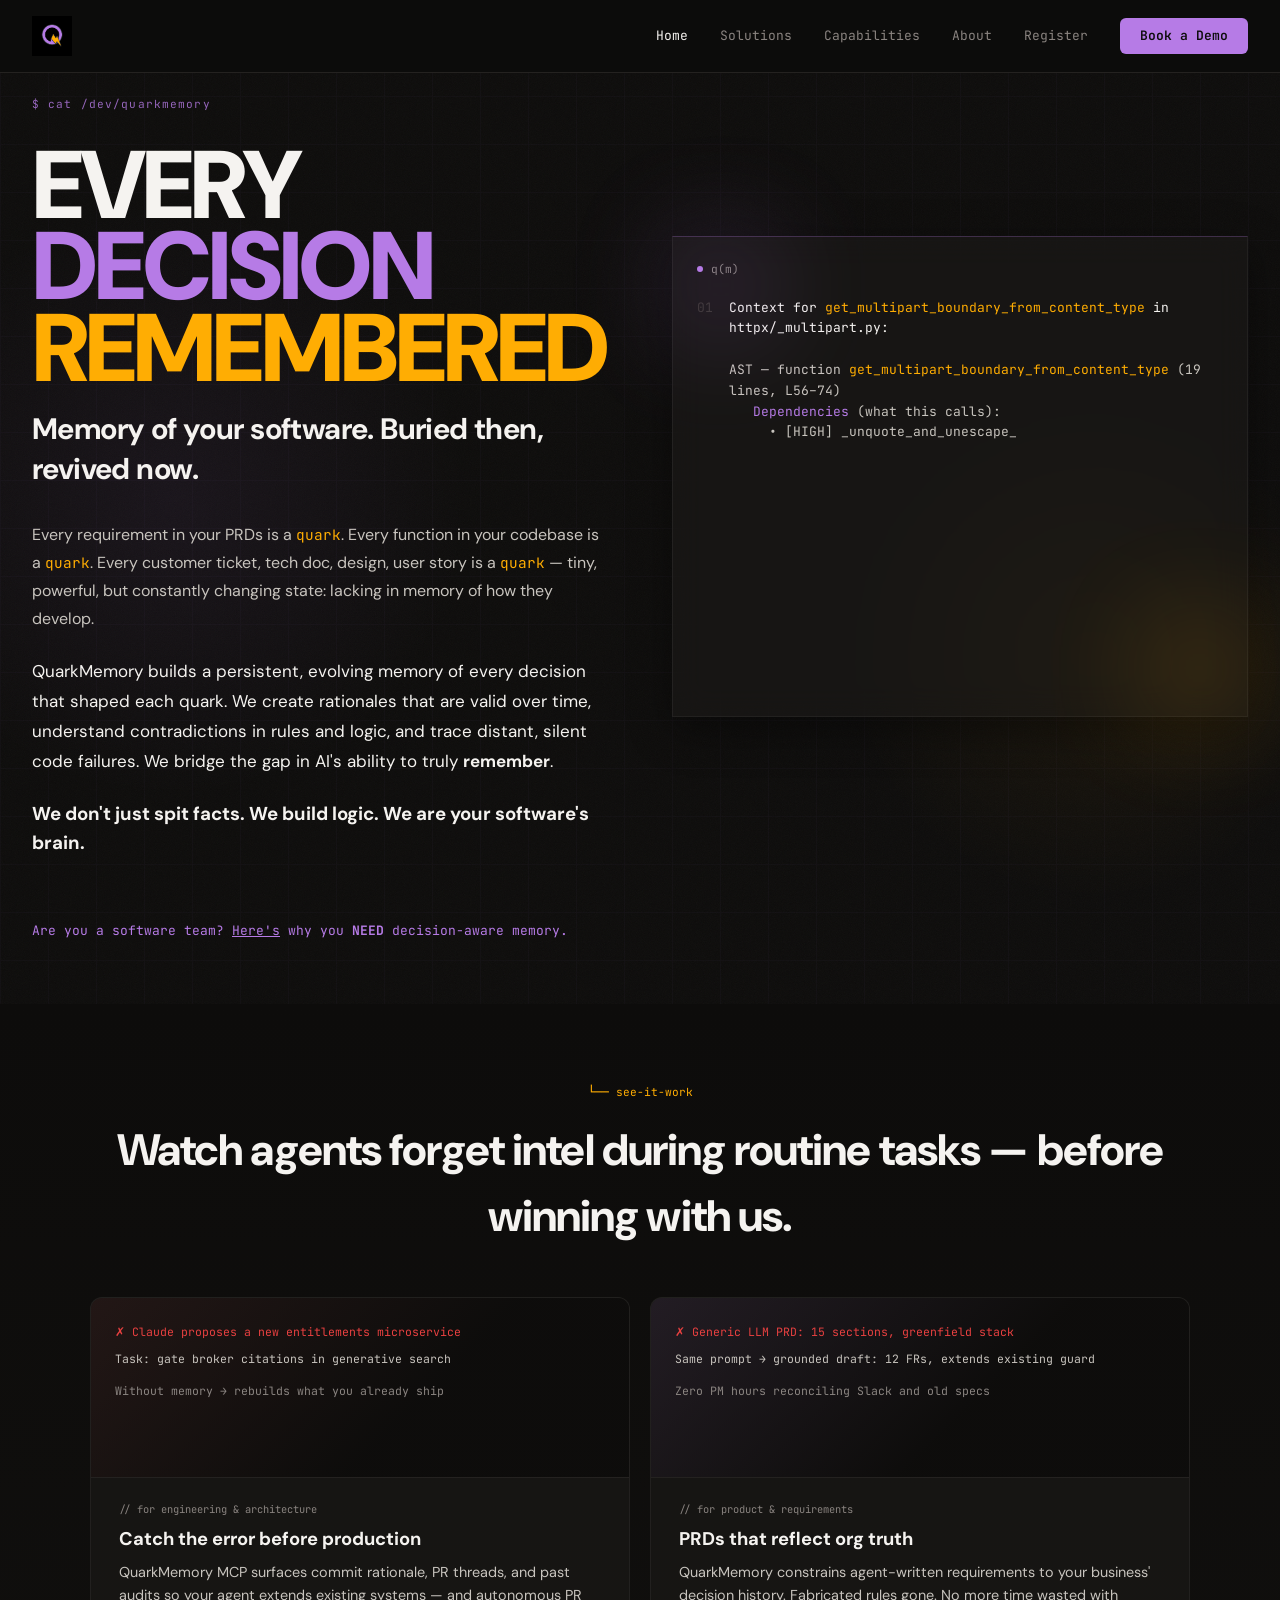
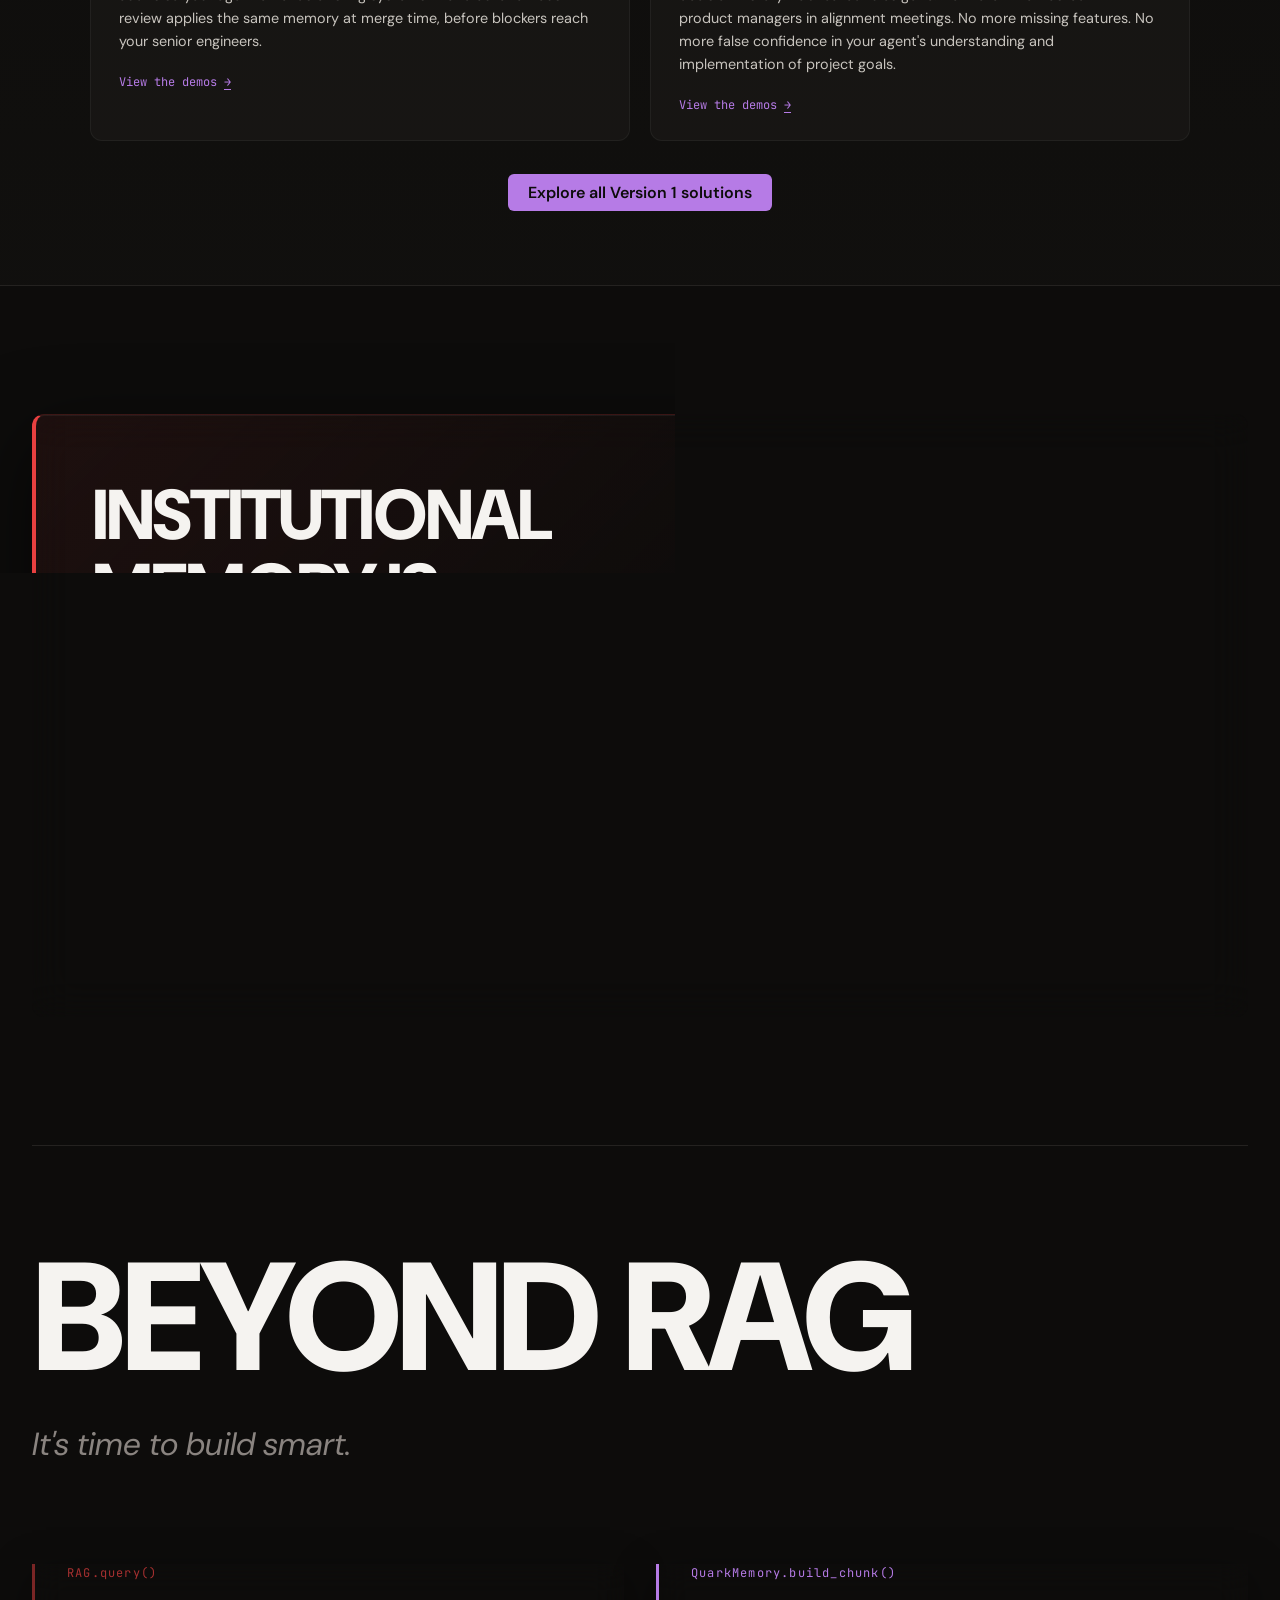
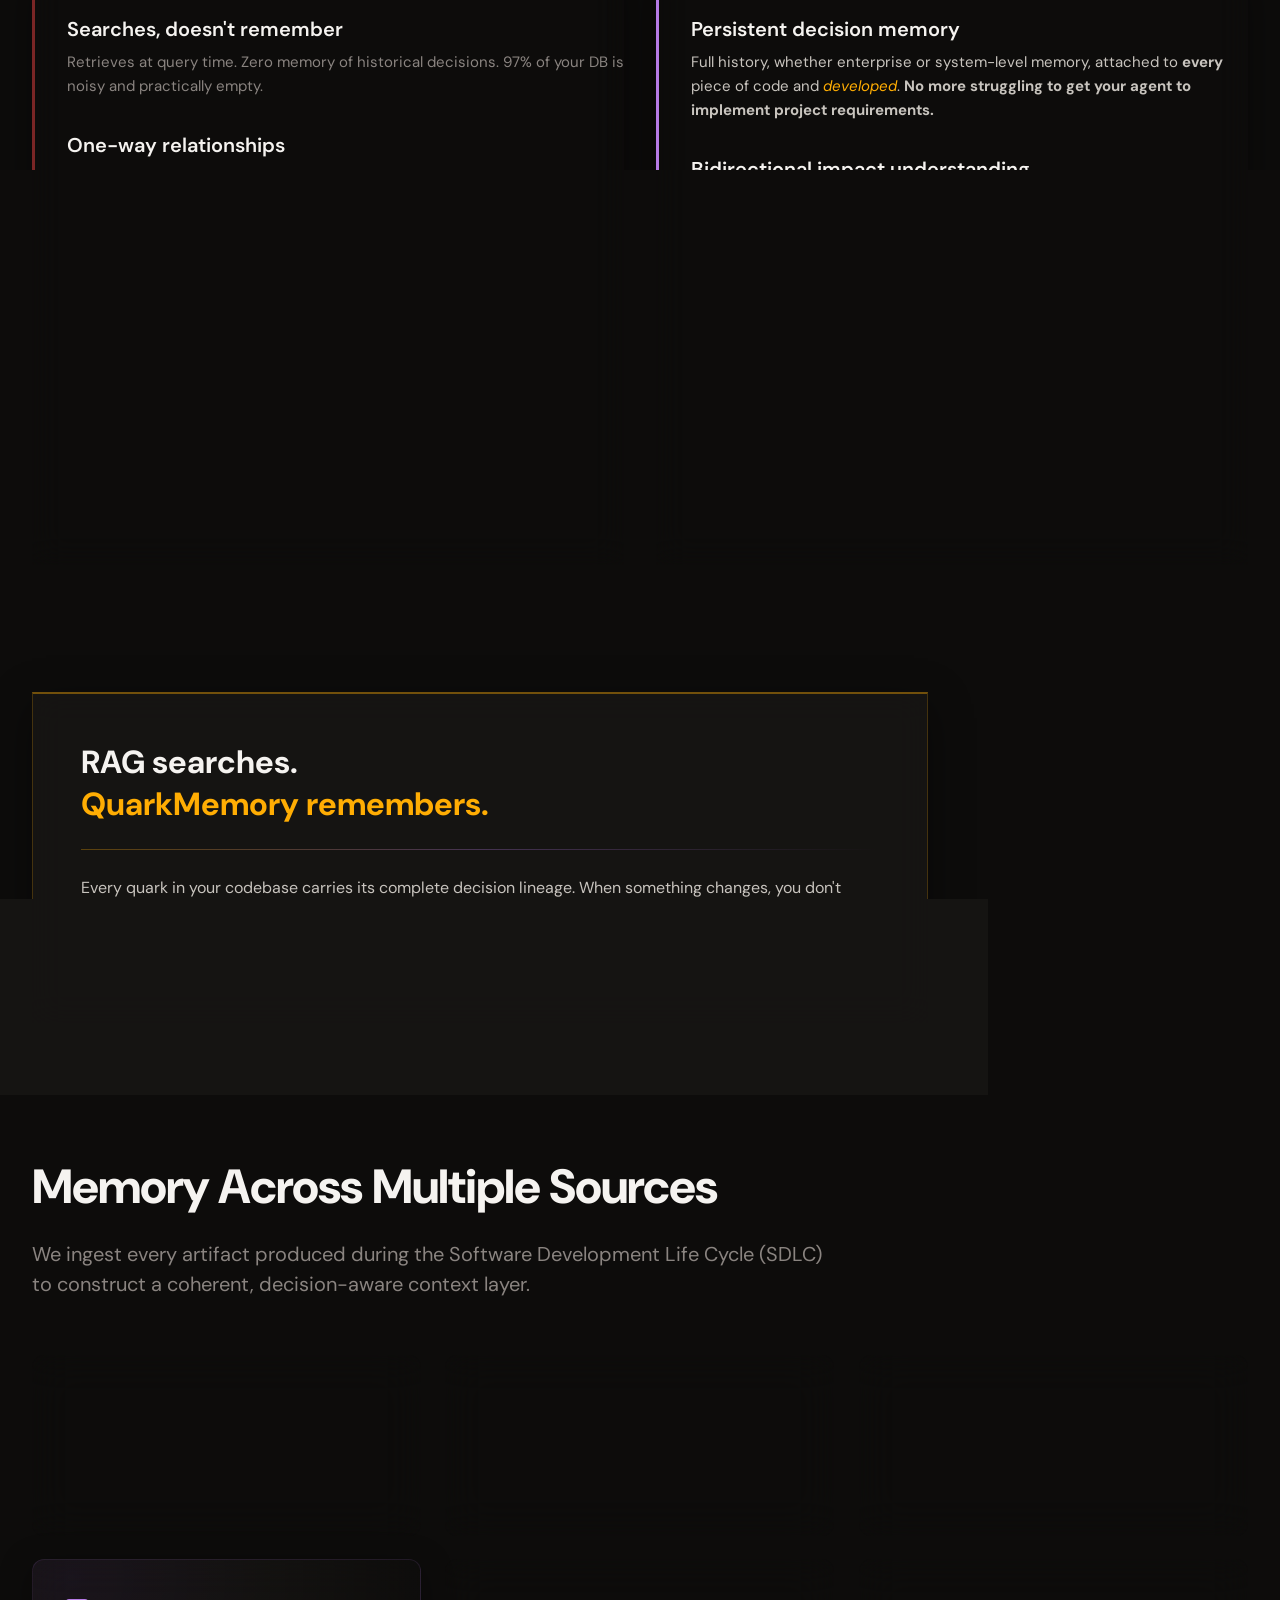
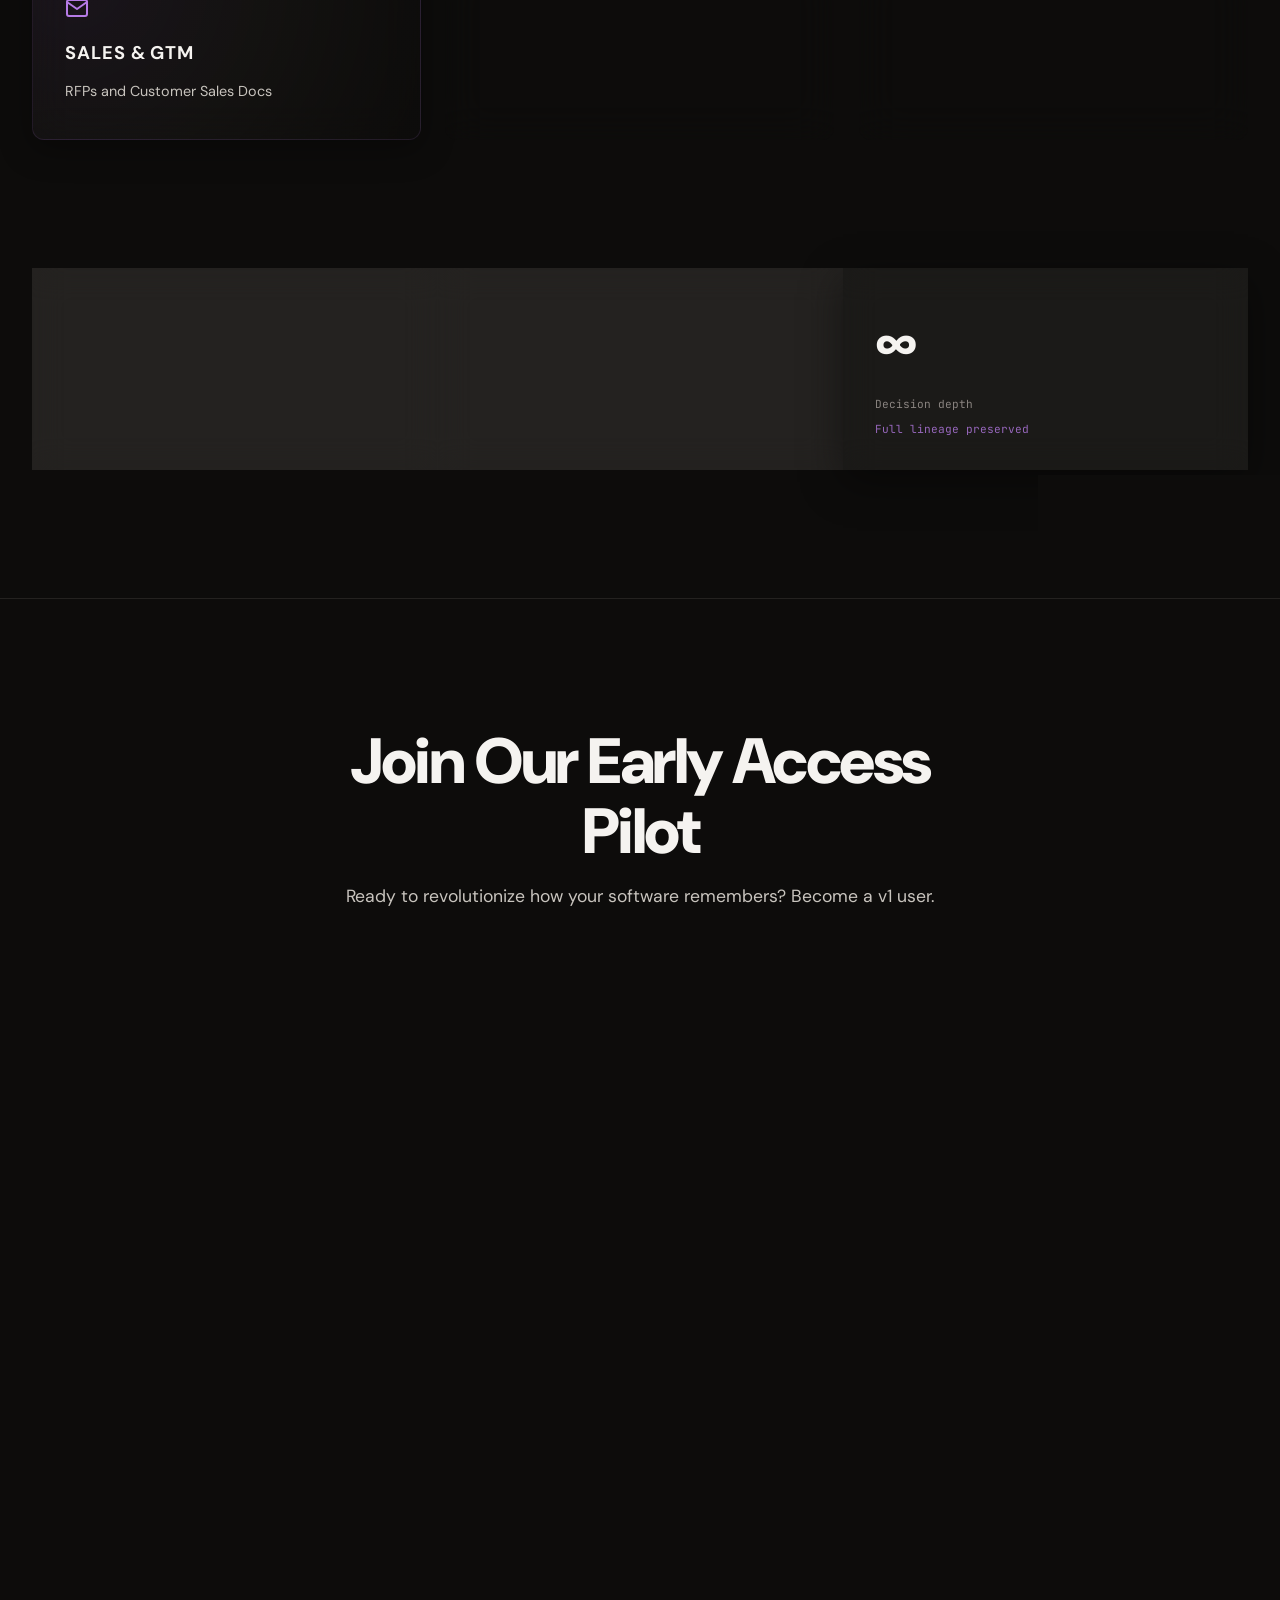
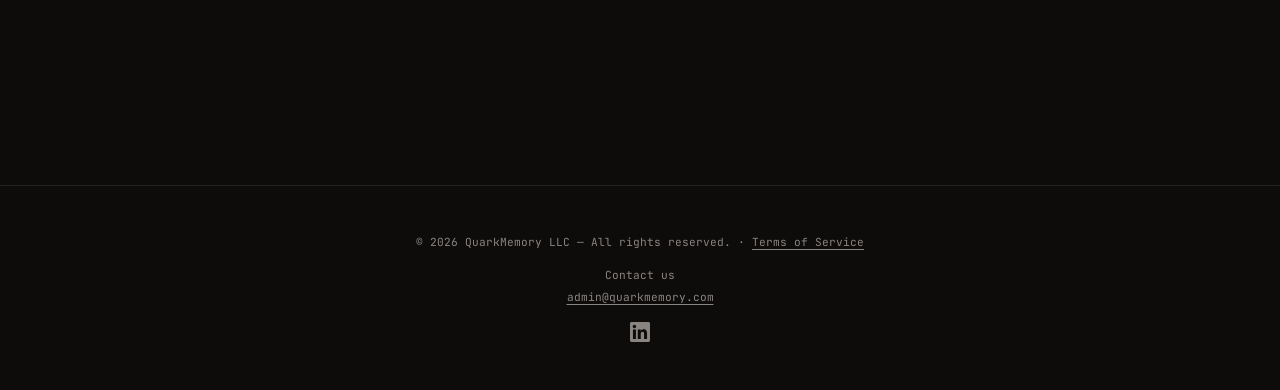
<file: index.html>
<!DOCTYPE html>
<html lang="en">

<head>
  <meta charset="UTF-8" />
  <meta name="viewport" content="width=device-width, initial-scale=1.0" />
  <meta name="qm-api-base" content="https://api.quarkmemory.com" />
  <title>QuarkMemory — Every Decision Attached</title>
  <link rel="icon" type="image/png" href="logo.png">
  <link rel="preconnect" href="https://fonts.googleapis.com" />
  <link rel="preconnect" href="https://fonts.gstatic.com" crossorigin />
  <link
    href="https://fonts.googleapis.com/css2?family=JetBrains+Mono:wght@400;500;600;700&family=DM+Sans:ital,opsz,wght@0,9..40,300;0,9..40,400;0,9..40,500;0,9..40,600;0,9..40,700;0,9..40,800;0,9..40,900;1,9..40,300;1,9..40,400&display=swap"
    rel="stylesheet" />
  <style>
    *,
    *::before,
    *::after {
      box-sizing: border-box;
      margin: 0;
      padding: 0;
    }

    :root {
      --background: #0d0c0b;
      --background-raised: rgba(19, 18, 16, 0.5);
      --foreground: #f5f3f0;
      --card: rgba(30, 28, 26, 0.5);
      --card-border: rgba(255, 255, 255, 0.05);
      --primary: #b67be6;
      --secondary: #ffad03;
      --muted-fg: #8a8480;
      --body-fg: #c8c4be;
      --border: #242220;
      --destructive: #e84040;
    }

    html {
      font-size: 16px;
      scroll-behavior: smooth;
      overflow-x: hidden;
    }

    body {
      background: var(--background);
      color: var(--foreground);
      font-family: 'DM Sans', -apple-system, BlinkMacSystemFont, sans-serif;
      -webkit-font-smoothing: antialiased;
      -moz-osx-font-smoothing: grayscale;
      line-height: 1.5;
      overflow-x: hidden;
      max-width: 100%;
      -webkit-text-size-adjust: 100%;
    }

    img,
    iframe,
    video {
      max-width: 100%;
    }

    h1, h2, h3, h4, h5, h6, p, li, dd, dt, a, span {
      overflow-wrap: break-word;
    }

    .mono,
    .code-block,
    .broken-terminal,
    .rag-col-label,
    footer p {
      overflow-wrap: anywhere;
    }

    .mono {
      font-family: 'JetBrains Mono', monospace;
    }

    a {
      color: inherit;
      text-decoration: none;
    }

    .btn-primary {
      background: var(--primary);
      color: var(--background) !important;
      font-weight: 600;
      padding: 0.5rem 1.25rem;
      border-radius: 6px;
      transition: all 0.2s;
    }

    .btn-primary:hover {
      background: var(--foreground);
      transform: translateY(-1px);
    }

    .code-panel,
    .rag-cta,
    .rag-stat,
    .rag-col,
    .q-card,
    .highlight-box,
    .highlight-quote,
    .cap-card,
    .cap-integrity-box,
    .ev-cell {
      backdrop-filter: blur(16px);
      -webkit-backdrop-filter: blur(16px);
      box-shadow: 0 12px 40px 0 rgba(0, 0, 0, 0.4);
    }

    .glass-anim {
      opacity: 0;
      transform: translateY(30px);
      transition: all 0.8s cubic-bezier(0.25, 1, 0.5, 1);
    }

    .glass-anim.active {
      opacity: 1;
      transform: translateY(0);
    }

    /* NAV */
    nav {
      position: fixed;
      top: 0;
      left: 0;
      right: 0;
      z-index: 50;
      background: rgba(13, 12, 11, 0.92);
      backdrop-filter: blur(8px);
      border-bottom: 1px solid var(--border);
    }

    .nav-inner {
      max-width: 1280px;
      margin: 0 auto;
      padding: 1rem 2rem;
      display: flex;
      align-items: center;
      justify-content: space-between;
    }

    .nav-logo {
      width: 40px;
      height: 40px;
      background: url('logo.png') center/cover no-repeat;
    }

    .nav-links {
      display: flex;
      align-items: center;
      gap: 2rem;
    }

    .nav-links a {
      font-family: 'JetBrains Mono', monospace;
      font-size: 0.8125rem;
      color: var(--muted-fg);
      transition: color 0.15s;
    }

    .nav-links a:hover,
    .nav-links a.active {
      color: var(--foreground);
    }

    /* HERO */
    #hero {
      position: relative;
      min-height: 100vh;
      display: flex;
      align-items: center;
      padding: 6rem 2rem 4rem;
      overflow: hidden;
    }

    /* Grain texture */
    #hero::before {
      content: '';
      position: absolute;
      inset: 0;
      z-index: 0;
      opacity: 0.035;
      background-image: url("data:image/svg+xml,%3Csvg viewBox='0 0 256 256' xmlns='http://www.w3.org/2000/svg'%3E%3Cfilter id='noise'%3E%3CfeTurbulence type='fractalNoise' baseFrequency='0.9' numOctaves='4' stitchTiles='stitch'/%3E%3C/filter%3E%3Crect width='100%25' height='100%25' filter='url(%23noise)'/%3E%3C/svg%3E");
      background-size: 200px 200px;
      pointer-events: none;
    }

    .hero-grid-bg {
      position: absolute;
      inset: 0;
      z-index: 0;
      opacity: 0.03;
      background-image:
        linear-gradient(rgba(182, 123, 230, 0.8) 1px, transparent 1px),
        linear-gradient(90deg, rgba(182, 123, 230, 0.8) 1px, transparent 1px);
      background-size: 48px 48px;
    }

    /* Glow blobs in background */
    .hero-blob-purple {
      position: absolute;
      top: 20%;
      left: -10%;
      z-index: 0;
      width: 600px;
      height: 600px;
      background: radial-gradient(ellipse, rgba(182, 123, 230, 0.07) 0%, transparent 70%);
      pointer-events: none;
    }

    .hero-blob-gold {
      position: absolute;
      bottom: 10%;
      right: -5%;
      z-index: 0;
      width: 500px;
      height: 500px;
      background: radial-gradient(ellipse, rgba(255, 173, 3, 0.06) 0%, transparent 70%);
      pointer-events: none;
    }

    .hero-inner {
      position: relative;
      z-index: 1;
      width: 100%;
      max-width: 1280px;
      margin: 0 auto;
      display: grid;
      grid-template-columns: 1fr 1fr;
      gap: 4rem;
      align-items: center;
    }

    .hero-inner > *,
    .section-inner,
    .rag-cols,
    .broken-memory-panel > * {
      min-width: 0;
    }

    .hero-label {
      font-family: 'JetBrains Mono', monospace;
      font-size: 0.7rem;
      color: var(--primary);
      margin-bottom: 2rem;
      letter-spacing: 0.1em;
      opacity: 0.8;
    }

    .hero-h1 {
      margin-bottom: 1.25rem;
      line-height: 0.85;
    }

    .hero-tagline {
      font-size: clamp(1.35rem, 3.2vw, 1.85rem);
      font-weight: 700;
      color: var(--foreground);
      margin-bottom: 2rem;
      line-height: 1.35;
      letter-spacing: -0.02em;
    }

    .hero-h1 .line {
      display: block;
      font-size: clamp(64px, 8vw, 96px);
      font-weight: 900;
      letter-spacing: -0.04em;
      font-family: 'DM Sans', sans-serif;
    }

    .hero-h1 .line-white {
      color: var(--foreground);
    }

    .hero-h1 .line-purple {
      color: var(--primary);
    }

    .hero-h1 .line-gold {
      color: var(--secondary);
    }

    .hero-text p {
      line-height: 1.75;
      margin-bottom: 1.5rem;
      font-size: 1rem;
    }

    .hero-text p.muted {
      color: var(--body-fg);
    }

    .hero-text p.muted .mono {
      color: var(--secondary);
      font-size: 0.9em;
    }

    .hero-text p.big {
      color: var(--foreground);
      font-size: 1.0625rem;
      font-weight: 400;
    }

    .hero-text p.accent {
      color: var(--foreground);
      font-size: 1.125rem;
      font-weight: 500;
      padding-top: 0.5rem;
    }

    .hero-text p.accent span {
      color: var(--secondary);
      font-style: italic;
    }

    /* CODE PANEL */
    .code-panel {
      background: var(--card);
      border: 1px solid var(--card-border);
      border-top: 1px solid rgba(182, 123, 230, 0.25);
      padding: 1.5rem;
      position: relative;
    }

    .code-panel-label {
      font-family: 'JetBrains Mono', monospace;
      font-size: 0.7rem;
      color: var(--muted-fg);
      margin-bottom: 1.25rem;
      display: flex;
      align-items: center;
      gap: 0.5rem;
    }

    .code-panel-label::before {
      content: '';
      display: inline-block;
      width: 6px;
      height: 6px;
      border-radius: 50%;
      background: var(--primary);
    }

    .code-block {
      font-family: 'JetBrains Mono', monospace;
      font-size: 0.8125rem;
    }

    .code-line {
      display: flex;
      align-items: flex-start;
      gap: 1rem;
      margin-bottom: 0.75rem;
    }

    .code-num {
      color: #3a3632;
      flex-shrink: 0;
      user-select: none;
    }

    .code-fn-name {
      color: var(--secondary);
    }

    .code-comment {
      color: #555048;
      font-size: 0.72rem;
      line-height: 1.8;
      padding-left: 1rem;
      margin-top: 0.25rem;
    }

    .code-comment .kw {
      color: rgba(182, 123, 230, 0.7);
    }

    .code-alert {
      border-left: 2px solid var(--secondary);
      background: rgba(255, 173, 3, 0.04);
      padding: 0.625rem 1rem;
      margin: 1rem 0;
    }

    .code-alert .lbl {
      color: var(--muted-fg);
      font-size: 0.65rem;
      letter-spacing: 0.08em;
    }

    .code-alert .det {
      color: var(--body-fg);
      font-size: 0.72rem;
      margin-top: 0.25rem;
    }

    .code-alert .wrn {
      color: var(--destructive);
      font-size: 0.72rem;
      margin-top: 0.25rem;
    }

    .glow-gold {
      position: absolute;
      bottom: -1rem;
      right: -1rem;
      width: 8rem;
      height: 8rem;
      background: var(--secondary);
      opacity: 0.12;
      filter: blur(50px);
      pointer-events: none;
    }

    .glow-purple {
      position: absolute;
      top: -1rem;
      left: -1rem;
      width: 8rem;
      height: 8rem;
      background: var(--primary);
      opacity: 0.12;
      filter: blur(50px);
      pointer-events: none;
    }

    /* RAG SECTION */
    #rag {
      background: var(--background);
      padding: 8rem 2rem;
    }

    .section-inner {
      max-width: 1280px;
      margin: 0 auto;
    }

    .rag-heading {
      font-size: clamp(64px, 12vw, 192px);
      font-weight: 900;
      line-height: 1;
      letter-spacing: -0.04em;
      color: var(--foreground);
      margin-bottom: 1.5rem;
      font-family: 'DM Sans', sans-serif;
    }

    .rag-sub {
      font-size: clamp(1.25rem, 2.5vw, 2rem);
      font-weight: 400;
      color: var(--muted-fg);
      margin-bottom: 6rem;
      font-style: italic;
    }

    .rag-cols {
      display: grid;
      grid-template-columns: 1fr 1fr;
      gap: 2rem;
      margin-bottom: 8rem;
    }

    .rag-col {
      border-left: 3px solid;
      padding-left: 2rem;
    }

    .rag-col.bad {
      border-color: rgba(232, 64, 64, 0.5);
    }

    .rag-col.good {
      border-color: var(--primary);
    }

    .rag-col-label {
      font-family: 'JetBrains Mono', monospace;
      font-size: 0.75rem;
      letter-spacing: 0.1em;
      margin-bottom: 2rem;
    }

    .rag-col.bad .rag-col-label {
      color: rgba(232, 64, 64, 0.7);
    }

    .rag-col.good .rag-col-label {
      color: var(--primary);
    }

    .rag-item {
      margin-bottom: 2rem;
    }

    .rag-item-title {
      font-size: 1.25rem;
      font-weight: 600;
      color: var(--foreground);
      margin-bottom: 0.375rem;
    }

    .rag-item-desc {
      font-size: 0.9375rem;
      color: var(--muted-fg);
      line-height: 1.6;
    }

    .rag-col.good .rag-item-desc {
      color: var(--body-fg);
    }

    .rag-col.good .rag-item-desc span {
      color: var(--secondary);
      font-style: italic;
    }

    .rag-col-footer {
      margin-top: 3rem;
      font-size: 0.9375rem;
      color: var(--muted-fg);
    }

    .rag-col-footer strong {
      color: var(--foreground);
      font-weight: 600;
    }

    .rag-cta {
      max-width: 56rem;
      background: var(--card);
      border: 1px solid rgba(255, 173, 3, 0.2);
      border-top: 2px solid rgba(255, 173, 3, 0.4);
      padding: 3rem;
      margin-bottom: 8rem;
    }

    .rag-cta-title {
      font-size: 2rem;
      font-weight: 700;
      color: var(--foreground);
      line-height: 1.3;
      margin-bottom: 1.5rem;
      font-family: 'DM Sans', sans-serif;
    }

    .rag-cta-title span {
      color: var(--secondary);
    }

    .rag-divider {
      height: 1px;
      background: linear-gradient(to right, rgba(255, 173, 3, 0.3), rgba(182, 123, 230, 0.3), transparent);
      margin-bottom: 1.5rem;
    }

    .rag-cta-body {
      font-size: 1rem;
      color: var(--body-fg);
      line-height: 1.75;
      margin-bottom: 1.5rem;
    }

    .rag-cta-mono {
      font-family: 'JetBrains Mono', monospace;
      font-size: 0.8125rem;
      color: var(--muted-fg);
    }

    .rag-cta-mono span {
      color: var(--primary);
    }

    .rag-cta-mono a {
      color: var(--secondary);
      font-weight: 600;
      text-decoration: underline;
      text-underline-offset: 3px;
    }

    .rag-cta-mono a:hover {
      color: var(--foreground);
    }

    .rag-stats {
      display: grid;
      grid-template-columns: repeat(3, 1fr);
      gap: 1px;
      background: var(--border);
    }

    .rag-stat {
      background: var(--background-raised);
      padding: 2rem;
    }

    .rag-stat-num {
      font-size: 3.5rem;
      font-weight: 900;
      color: var(--foreground);
      margin-bottom: 0.75rem;
      font-family: 'DM Sans', sans-serif;
      letter-spacing: -0.02em;
    }

    .rag-stat-label {
      font-family: 'JetBrains Mono', monospace;
      font-size: 0.7rem;
      color: var(--muted-fg);
    }

    .rag-stat-sub {
      font-family: 'JetBrains Mono', monospace;
      font-size: 0.7rem;
      color: var(--primary);
      margin-top: 0.5rem;
      opacity: 0.8;
    }

    /* BROKEN MEMORY PANEL */
    .broken-memory-panel {
      margin-bottom: 8rem;
      position: relative;
      background: linear-gradient(135deg, rgba(232, 64, 64, 0.08) 0%, rgba(13, 12, 11, 0.8) 50%, rgba(232, 64, 64, 0.02) 100%);
      border: 1px solid rgba(232, 64, 64, 0.20);
      border-left: 4px solid var(--destructive);
      padding: 4rem 3.5rem;
      display: grid;
      grid-template-columns: 1.15fr 0.85fr;
      gap: 4rem;
      align-items: center;
      border-radius: 12px;
      backdrop-filter: blur(20px);
      -webkit-backdrop-filter: blur(20px);
      box-shadow: 0 24px 80px rgba(0, 0, 0, 0.6), inset 0 1px 0 rgba(255, 255, 255, 0.05);
      overflow: hidden;
    }

    .broken-memory-panel::after {
      content: '';
      position: absolute;
      top: -20%;
      right: -10%;
      width: 350px;
      height: 350px;
      background: radial-gradient(circle, rgba(232, 64, 64, 0.08) 0%, transparent 70%);
      z-index: -1;
      pointer-events: none;
    }

    .broken-terminal {
      background: rgba(10, 9, 8, 0.95);
      border: 1px solid rgba(232, 64, 64, 0.3);
      border-radius: 8px;
      padding: 1.5rem;
      font-family: 'JetBrains Mono', monospace;
      box-shadow: 0 16px 40px rgba(0, 0, 0, 0.7), inset 0 1px 0 rgba(255, 255, 255, 0.05);
      overflow: hidden;
      position: relative;
    }

    @keyframes blink {
      0%, 100% { opacity: 1; }
      50% { opacity: 0; }
    }

    @keyframes pulse-icon {
      0%, 100% { transform: scale(1); opacity: 1; }
      50% { transform: scale(1.15); opacity: 0.7; }
    }

    /* SOURCES SECTION */
    .sources-section {
      margin-bottom: 8rem;
    }

    .sources-title {
      font-size: clamp(2rem, 4vw, 3rem);
      font-weight: 800;
      color: var(--foreground);
      margin-bottom: 1rem;
      letter-spacing: -0.02em;
    }

    .sources-subtitle {
      font-size: clamp(1rem, 1.8vw, 1.25rem);
      color: var(--muted-fg);
      margin-bottom: 3.5rem;
      max-width: 800px;
    }

    .sources-grid {
      display: grid;
      grid-template-columns: repeat(3, 1fr);
      gap: 1.5rem;
    }

    .source-card {
      border: 1px solid var(--card-border);
      padding: 2.25rem 2rem;
      border-radius: 12px;
      transition: all 0.4s cubic-bezier(0.16, 1, 0.3, 1);
      position: relative;
      overflow: hidden;
      display: flex;
      flex-direction: column;
      height: 100%;
      background: rgba(30, 28, 26, 0.35);
      backdrop-filter: blur(20px);
      -webkit-backdrop-filter: blur(20px);
      box-shadow: 0 8px 32px 0 rgba(0, 0, 0, 0.37);
    }

    .source-card::before {
      content: '';
      position: absolute;
      top: 0;
      left: 0;
      width: 100%;
      height: 3px;
      opacity: 0;
      transition: opacity 0.3s ease;
    }

    .source-card.gold-tint {
      background: radial-gradient(circle at 10% 10%, rgba(255, 173, 3, 0.08) 0%, rgba(30, 28, 26, 0.4) 50%, rgba(13, 12, 11, 0.9) 100%);
      border: 1px solid rgba(255, 173, 3, 0.12);
    }

    .source-card.gold-tint::before {
      background: linear-gradient(90deg, var(--secondary), transparent);
    }

    .source-card.gold-tint:hover {
      transform: translateY(-5px);
      border-color: rgba(255, 173, 3, 0.4);
      background: radial-gradient(circle at 10% 10%, rgba(255, 173, 3, 0.15) 0%, rgba(30, 28, 26, 0.5) 60%, rgba(13, 12, 11, 0.95) 100%);
      box-shadow: 0 20px 40px 0 rgba(255, 173, 3, 0.08);
    }

    .source-card.purple-tint {
      background: radial-gradient(circle at 10% 10%, rgba(182, 123, 230, 0.08) 0%, rgba(30, 28, 26, 0.4) 50%, rgba(13, 12, 11, 0.9) 100%);
      border: 1px solid rgba(182, 123, 230, 0.12);
    }

    .source-card.purple-tint::before {
      background: linear-gradient(90deg, var(--primary), transparent);
    }

    .source-card.purple-tint:hover {
      transform: translateY(-5px);
      border-color: rgba(182, 123, 230, 0.4);
      background: radial-gradient(circle at 10% 10%, rgba(182, 123, 230, 0.15) 0%, rgba(30, 28, 26, 0.5) 60%, rgba(13, 12, 11, 0.95) 100%);
      box-shadow: 0 20px 40px 0 rgba(182, 123, 230, 0.08);
    }

    .source-card:hover::before {
      opacity: 1;
    }

    .source-card-icon {
      font-size: 1.5rem;
      color: var(--secondary);
      margin-bottom: 1.25rem;
      font-family: 'JetBrains Mono', monospace;
    }

    .source-card-title {
      font-size: 1.15rem;
      font-weight: 700;
      color: var(--foreground);
      margin-bottom: 0.75rem;
      text-transform: uppercase;
      letter-spacing: 0.05em;
    }

    .source-card-desc {
      font-size: 0.9rem;
      color: var(--body-fg);
      line-height: 1.6;
    }

    footer {
      background: var(--background);
      border-top: 1px solid var(--border);
      padding: 3rem 2rem;
      text-align: center;
    }

    footer p {
      font-family: 'JetBrains Mono', monospace;
      font-size: 0.7rem;
      color: var(--muted-fg);
    }

    footer a {
      color: var(--muted-fg);
      text-decoration: underline;
      text-underline-offset: 3px;
      transition: color 0.15s;
    }

    footer a:hover {
      color: var(--foreground);
    }

    .footer-inner {
      display: flex;
      flex-direction: column;
      align-items: center;
      gap: 1rem;
    }

    .footer-contact {
      display: flex;
      flex-direction: column;
      align-items: center;
      gap: 0.35rem;
    }

    .footer-contact-label {
      font-size: 0.7rem;
      color: var(--muted-fg);
    }

    .footer-email {
      font-size: 0.7rem;
    }

    .footer-linkedin {
      display: inline-flex;
      color: var(--muted-fg);
      text-decoration: none;
      transition: color 0.15s;
    }

    .footer-linkedin:hover {
      color: var(--foreground);
    }

    /* PROOF REEL */
    #proof {
      padding: 5rem 2rem;
      border-bottom: 1px solid var(--border);
      background: linear-gradient(180deg, var(--background) 0%, rgba(19, 18, 16, 0.6) 100%);
    }
    .proof-inner { max-width: 1100px; margin: 0 auto; min-width: 0; }
    .proof-header { text-align: center; margin-bottom: 3rem; }
    .proof-tag {
      font-family: 'JetBrains Mono', monospace;
      font-size: 0.7rem; color: var(--secondary); margin-bottom: 1rem;
    }
    .proof-header h2 {
      font-size: clamp(1.75rem, 4vw, 2.75rem);
      font-weight: 800; letter-spacing: -0.02em; margin-bottom: 0.75rem;
    }
    .proof-header p { color: var(--body-fg); max-width: 560px; margin: 0 auto; font-size: 1.05rem; }
    .proof-cards {
      display: grid; grid-template-columns: 1fr 1fr; gap: 1.25rem;
    }
    .proof-card {
      display: block;
      background: var(--card);
      border: 1px solid var(--card-border);
      border-radius: 12px;
      overflow: hidden;
      transition: all 0.35s cubic-bezier(0.16, 1, 0.3, 1);
      position: relative;
    }
    .proof-card:hover {
      border-color: rgba(182, 123, 230, 0.4);
      transform: translateY(-4px);
      box-shadow: 0 20px 50px rgba(0, 0, 0, 0.45);
    }
    .proof-card-visual {
      padding: 1.5rem;
      min-height: 180px;
      font-family: 'JetBrains Mono', monospace;
      font-size: 0.72rem;
      line-height: 1.7;
      border-bottom: 1px solid var(--border);
      position: relative;
      overflow: hidden;
    }
    .proof-card-visual.eng {
      background: linear-gradient(135deg, rgba(232, 64, 64, 0.06) 0%, rgba(13, 12, 11, 0.95) 60%);
    }
    .proof-card-visual.pm {
      background: linear-gradient(135deg, rgba(182, 123, 230, 0.08) 0%, rgba(13, 12, 11, 0.95) 60%);
    }
    .proof-card-body { padding: 1.5rem 1.75rem; }
    .proof-card-label {
      font-family: 'JetBrains Mono', monospace;
      font-size: 0.65rem;
      color: var(--muted-fg);
      margin-bottom: 0.5rem;
    }
    .proof-card-title {
      font-size: 1.15rem; font-weight: 700; margin-bottom: 0.5rem;
    }
    .proof-card-desc { font-size: 0.9rem; color: var(--body-fg); line-height: 1.6; margin-bottom: 1rem; }
    .proof-card-link {
      font-family: 'JetBrains Mono', monospace;
      font-size: 0.75rem;
      color: var(--primary);
    }
    .proof-card-link u { text-underline-offset: 3px; }
    .proof-cta { text-align: center; margin-top: 2.5rem; }

    /* PRICING */
    #pricing {
      padding: 6rem 2rem;
      border-top: 1px solid var(--border);
      background: linear-gradient(180deg, rgba(182, 123, 230, 0.04) 0%, var(--background) 45%);
    }
    .pricing-inner { max-width: 1200px; margin: 0 auto; }
    .pricing-header { text-align: center; max-width: 720px; margin: 0 auto 3rem; }
    .pricing-tag {
      font-family: 'JetBrains Mono', monospace;
      font-size: 0.7rem;
      color: var(--secondary);
      margin-bottom: 1rem;
    }
    .pricing-title {
      font-size: clamp(2rem, 4vw, 2.75rem);
      font-weight: 800;
      letter-spacing: -0.03em;
      margin-bottom: 0.75rem;
    }
    .pricing-sub {
      color: var(--body-fg);
      font-size: 1.05rem;
      line-height: 1.65;
    }
    .pricing-grid {
      display: grid;
      grid-template-columns: repeat(4, 1fr);
      gap: 1rem;
      align-items: stretch;
    }
    .pricing-card {
      background: rgba(30, 28, 26, 0.55);
      border: 1px solid var(--card-border);
      border-radius: 12px;
      padding: 1.5rem 1.35rem 1.35rem;
      display: flex;
      flex-direction: column;
      backdrop-filter: blur(16px);
      -webkit-backdrop-filter: blur(16px);
      transition: border-color 0.25s, transform 0.25s;
    }
    .pricing-card:hover { border-color: rgba(182, 123, 230, 0.25); transform: translateY(-2px); }
    .pricing-card.featured {
      border-color: rgba(182, 123, 230, 0.45);
      box-shadow: 0 0 40px rgba(182, 123, 230, 0.12);
      position: relative;
    }
    .pricing-card.featured::before {
      content: 'Most popular';
      position: absolute;
      top: -0.65rem;
      left: 50%;
      transform: translateX(-50%);
      font-family: 'JetBrains Mono', monospace;
      font-size: 0.58rem;
      padding: 0.15rem 0.55rem;
      border-radius: 999px;
      background: var(--primary);
      color: var(--background);
      font-weight: 600;
      white-space: nowrap;
    }
    .pricing-tier {
      font-family: 'JetBrains Mono', monospace;
      font-size: 0.65rem;
      color: var(--muted-fg);
      margin-bottom: 0.35rem;
      letter-spacing: 0.06em;
    }
    .pricing-name { font-size: 1.25rem; font-weight: 700; margin-bottom: 0.5rem; }
    .pricing-price {
      font-size: 1.75rem;
      font-weight: 800;
      letter-spacing: -0.02em;
      margin-bottom: 0.25rem;
    }
    .pricing-price span { font-size: 0.85rem; font-weight: 500; color: var(--muted-fg); }
    .pricing-note { font-size: 0.78rem; color: var(--muted-fg); margin-bottom: 1.25rem; min-height: 2.5rem; }
    .pricing-features {
      list-style: none;
      margin: 0 0 1.5rem;
      padding: 0;
      flex: 1;
    }
    .pricing-features li {
      font-size: 0.82rem;
      color: var(--body-fg);
      line-height: 1.5;
      padding: 0.35rem 0;
      border-bottom: 1px solid rgba(255, 255, 255, 0.04);
    }
    .pricing-features li:last-child { border-bottom: none; }
    .pricing-cta {
      display: block;
      text-align: center;
      padding: 0.65rem 1rem;
      border-radius: 6px;
      font-weight: 700;
      font-size: 0.85rem;
      transition: all 0.2s;
    }
    .pricing-cta.primary {
      background: var(--primary);
      color: var(--background) !important;
    }
    .pricing-cta.primary:hover { background: var(--foreground); transform: translateY(-1px); }
    .pricing-cta.secondary {
      border: 1px solid var(--border);
      color: var(--foreground);
    }
    .pricing-cta.secondary:hover { border-color: var(--primary); color: var(--primary); }
    .pricing-cta.ghost {
      border: 1px solid rgba(255, 255, 255, 0.08);
      color: var(--body-fg);
    }
    .pricing-footnote {
      text-align: center;
      margin-top: 2rem;
      font-family: 'JetBrains Mono', monospace;
      font-size: 0.68rem;
      color: var(--muted-fg);
      line-height: 1.6;
    }

    @media (max-width: 768px) {
      .proof-cards { grid-template-columns: 1fr; }
      #proof { padding: 3.5rem 1rem; }
    }

    @media (max-width: 1024px) {
      .pricing-grid { grid-template-columns: repeat(2, 1fr); }
      .hero-inner {
        grid-template-columns: 1fr;
      }

      .code-panel {
        display: none;
      }

      .discrete-panel {
        position: relative;
        width: 100%;
      }

      .rag-cols {
        grid-template-columns: 1fr;
      }

      .rag-stats {
        grid-template-columns: 1fr;
      }

      .sources-grid {
        grid-template-columns: repeat(2, 1fr);
      }

      .broken-memory-panel {
        grid-template-columns: 1fr;
        gap: 2.5rem;
        padding: 3rem 2rem;
      }
    }

    @media (max-width: 768px) {
      .nav-inner {
        flex-wrap: wrap;
        gap: 0.75rem;
        padding: 0.75rem 1rem;
      }

      .nav-links {
        width: 100%;
        justify-content: center;
        flex-wrap: wrap;
        gap: 0.5rem 1rem;
      }

      .nav-links a {
        font-size: 0.7rem;
      }

      .btn-primary {
        padding: 0.4rem 0.75rem;
        font-size: 0.7rem;
      }
    }

    @media (max-width: 640px) {
      #hero {
        padding: 5rem 1rem 3rem;
        min-height: auto;
      }

      .hero-h1 {
        line-height: 1;
      }

      .hero-h1 .line {
        font-size: clamp(2.25rem, 12vw, 4rem);
        line-height: 1.05;
      }

      .hero-text p {
        font-size: 0.9375rem;
      }

      #rag {
        padding: 4rem 1rem;
      }

      .rag-heading {
        font-size: clamp(2rem, 10vw, 4rem);
      }

      .rag-sub {
        margin-bottom: 3rem;
        font-size: 1.1rem;
      }

      .rag-col {
        padding-left: 1.25rem;
      }

      .rag-cta {
        padding: 1.5rem;
      }

      .rag-cta-title {
        font-size: 1.5rem;
      }

      .rag-stat-num {
        font-size: 2.5rem;
      }

      .broken-memory-panel {
        padding: 1.5rem 1rem;
        margin-bottom: 4rem;
      }

      .broken-terminal {
        font-size: 0.7rem;
        overflow-x: auto;
        -webkit-overflow-scrolling: touch;
      }

      .beyond-rag-panel {
        padding-top: 3rem !important;
        margin-bottom: 3rem !important;
      }

      #demo {
        padding: 4rem 1rem !important;
      }

      .sources-grid {
        grid-template-columns: 1fr;
      }

      #pricing {
        padding: 4rem 1rem;
      }

      .pricing-grid {
        grid-template-columns: 1fr;
      }

      .source-card {
        padding: 1.75rem 1.25rem;
      }

      footer {
        padding: 2rem 1rem;
      }

      footer p {
        line-height: 1.6;
        max-width: 20rem;
        margin: 0 auto;
      }
    }
  </style>
</head>

<body>

  <nav id="qm-site-nav"></nav>
  <script src="js/nav.js"></script>

  <section id="hero">
    <div class="hero-grid-bg"></div>
    <div class="hero-blob-purple"></div>
    <div class="hero-blob-gold"></div>
    <div class="hero-inner">
      <div>
        <div class="hero-label mono">$ cat /dev/quarkmemory</div>
        <h1 class="hero-h1">
          <span class="line line-white">EVERY</span>
          <span class="line line-purple">DECISION</span>
          <span class="line line-gold">REMEMBERED</span>
        </h1>
        <p class="hero-tagline">Memory of your software. Buried then, revived now.</p>
        <div class="hero-text">
          <p class="muted">
            Every requirement in your PRDs is a <span class="mono">quark</span>. Every function in your codebase is a
            <span class="mono">quark</span>. Every customer ticket, tech doc, design, user story is a <span
              class="mono">quark</span> — tiny, powerful, but constantly changing state: lacking in memory of how they
            develop.
          </p>
          <p class="big">
            QuarkMemory builds a persistent, evolving memory of every decision that shaped each quark. We create
            rationales that are valid over time, understand contradictions in rules and logic, and trace distant,
            silent code failures. We bridge the gap in AI's ability to truly <strong>remember</strong>.
          </p>
          <h3 class="accent">
            We don't just spit facts. <strong>We build logic. We are your software's brain.</strong>
          </h3>
        </div>
      </div>

      <div class="code-panel">
        <div class="glow-purple"></div>
        <div class="glow-gold"></div>
        <div class="code-panel-label mono">q(m)</div>
        <div class="code-block">
          <div class="code-line">
            <span class="code-num">01</span>
            <div id="memory-graph-output"
              style="color:var(--body-fg); line-height: 1.6; overflow-x: auto; padding-bottom: 0.5rem;">
              <div style="color:var(--foreground)">Context for <span
                  class="code-fn-name">get_multipart_boundary_from_content_type</span> in httpx/_multipart.py:</div>
              <br>
              <div>AST — function <span class="code-fn-name">get_multipart_boundary_from_content_type</span> (19 lines,
                L56–74)</div>
              <div style="padding-left: 1.5rem;"><span style="color:#b67be6">Dependencies</span> (what this calls):
              </div>
              <div style="padding-left: 2.5rem;">• [HIGH] _unquote_and_unescape_quoted_string in httpx/_multipart.py via
                calls conf=0.90</div>
              <br>
              <div>[Topic: import mime]</div>
              <div style="padding-left: 1.5rem;">★ (<span style="color:#b67be6">behavioral</span>) The import from
                'mime-types' is unused and has been removed.</div>
              <div style="padding-left: 3rem;">[commit #2278] since 2022-06-23 conf=1.00</div>
              <br>
              <div>[Topic: feature affects]</div>
              <div style="padding-left: 1.5rem;">★ (<span style="color:#b67be6">rationale</span>) The new feature only
                affects handling of multipart HTTP requests.</div>
              <div style="padding-left: 3rem;">[commit #2278] since 2022-06-23 conf=1.00</div>
            </div>
          </div>
        </div>
      </div>
      <a href="capabilities.html" class="rag-cta-mono">
        <span>Are you a software team? <u>Here's</u> why you <strong>NEED</strong> decision-aware memory.</span>
      </a>
    </div>
  </section>

  <section id="proof">
    <div class="proof-inner">
      <div class="proof-header">
        <div class="proof-tag">└── see-it-work</div>
        <h2>Watch agents forget intel during routine tasks — before winning with us.</h2>
      </div>
      <div class="proof-cards">
        <a href="solutions.html#engineering" class="proof-card glass-anim">
          <div class="proof-card-visual eng" id="home-eng-reel">
            <div style="color: var(--destructive);">✗ Claude proposes a new entitlements microservice</div>
            <div style="margin-top: 0.5rem; color: var(--body-fg);">Task: gate broker citations in generative search</div>
            <div style="margin-top: 0.75rem; color: var(--muted-fg);">Without memory → rebuilds what you already ship</div>
          </div>
          <div class="proof-card-body">
            <div class="proof-card-label">// for engineering &amp; architecture</div>
            <div class="proof-card-title">Catch the error before production</div>
            <p class="proof-card-desc">QuarkMemory MCP surfaces commit rationale, PR threads, and past audits so your agent extends existing systems — and autonomous PR review applies the same memory at merge time, before blockers reach your senior engineers.</p>
            <span class="proof-card-link">View the demos <u>→</u></span>
          </div>
        </a>
        <a href="solutions.html#product" class="proof-card glass-anim">
          <div class="proof-card-visual pm" id="home-pm-reel">
            <div style="color: var(--destructive);">✗ Generic LLM PRD: 15 sections, greenfield stack</div>
            <div style="margin-top: 0.5rem; color: var(--body-fg);">Same prompt → grounded draft: 12 FRs, extends existing guard</div>
            <div style="margin-top: 0.75rem; color: var(--muted-fg);">Zero PM hours reconciling Slack and old specs</div>
          </div>
          <div class="proof-card-body">
            <div class="proof-card-label">// for product &amp; requirements</div>
            <div class="proof-card-title">PRDs that reflect org truth</div>
            <p class="proof-card-desc">QuarkMemory constrains agent-written requirements to your business' decision history. Fabricated rules gone. No more time wasted with product managers in alignment meetings. No more missing features. No more false confidence in your agent's understanding and implementation of project goals.</p>
            <span class="proof-card-link">View the demos <u>→</u></span>
          </div>
        </a>
      </div>
      <div class="proof-cta">
        <a href="solutions.html" class="btn-primary">Explore all Version 1 solutions</a>
      </div>
    </div>
  </section>

  <section id="rag">
    <div class="section-inner">
      <!-- Institutional Memory is Broken Panel -->
      <div class="broken-memory-panel">
        <div>
          <h2 class="rag-heading" style="font-size: clamp(38px, 5.5vw, 72px); color: var(--foreground); line-height: 1.05; margin-bottom: 1.5rem; letter-spacing: -0.04em;">
            INSTITUTIONAL<br>MEMORY IS <span style="background: linear-gradient(135deg, #ff6b6b, var(--destructive)); -webkit-background-clip: text; -webkit-text-fill-color: transparent; text-shadow: 0 0 40px rgba(232, 64, 64, 0.15);">BROKEN</span>
          </h2>
          <div class="rag-sub" style="font-size: clamp(1.1rem, 1.8vw, 1.35rem); line-height: 1.65; color: var(--body-fg); font-style: normal; margin-bottom: 0;">
            In software, documentation competes with shipping. <span style="color: var(--destructive); font-weight: 600; text-shadow: 0 0 10px rgba(232, 64, 64, 0.15);">Documentation loses.</span><br>
            A faster path to search stale documents that don't know they're wrong is <span class="mono" style="color: var(--secondary); font-weight: 700; text-transform: uppercase;">NOT</span> institutional memory.
            <p style="color: var(--destructive); font-weight: 700; margin-top: 1.25rem; font-size: clamp(1rem, 1.6vw, 1.2rem);">When was the last time you or your agent had fresh understanding of your product?</p>
          </div>
        </div>
        
        <!-- Terminal Mockup -->
        <div class="broken-terminal">
          <!-- Top bar -->
          <div style="display: flex; gap: 8px; margin-bottom: 1.25rem; border-bottom: 1px solid rgba(255,255,255,0.06); padding-bottom: 0.75rem; justify-content: flex-start; align-items: center;">
            <span style="width: 10px; height: 10px; border-radius: 50%; background: var(--destructive); display: inline-block; box-shadow: 0 0 8px rgba(232,64,64,0.4);"></span>
            <span style="width: 10px; height: 10px; border-radius: 50%; background: var(--secondary); display: inline-block; box-shadow: 0 0 8px rgba(255,173,3,0.4);"></span>
            <span style="width: 10px; height: 10px; border-radius: 50%; background: #40c057; display: inline-block; box-shadow: 0 0 8px rgba(64,192,87,0.4);"></span>
            <span style="color: var(--muted-fg); font-size: 0.7rem; margin-left: 0.5rem; letter-spacing: 0.05em; font-family: 'JetBrains Mono', monospace;">stale-check.sh</span>
          </div>
          <div style="color: var(--muted-fg); margin-bottom: 0.75rem; font-size: 0.8rem;">$ npm run check-knowledge</div>
          <div style="color: #ffe066; margin-bottom: 0.75rem; font-size: 0.8rem; display: flex; align-items: center; gap: 0.5rem;">
            <span style="display: inline-block; animation: pulse-icon 1.5s infinite; color: var(--secondary);">⚠️</span> Analyzing repository docs...
          </div>
          <div style="margin-bottom: 0.4rem; font-size: 0.75rem; line-height: 1.5; color: #ff8787;">
            <span style="background: rgba(232,64,64,0.15); color: var(--destructive); padding: 1px 6px; border-radius: 3px; font-weight: 600; margin-right: 6px;">ERR</span> auth.py: db_helper docs refer to obsolete v1 connection pools.
          </div>
          <div style="margin-bottom: 0.4rem; font-size: 0.75rem; line-height: 1.5; color: #ff8787;">
            <span style="background: rgba(232,64,64,0.15); color: var(--destructive); padding: 1px 6px; border-radius: 3px; font-weight: 600; margin-right: 6px;">ERR</span> gateway.ts: docstring describes deprecated rate limit headers.
          </div>
          <div style="margin-bottom: 0.8rem; font-size: 0.75rem; line-height: 1.5; color: #ff8787;">
            <span style="background: rgba(232,64,64,0.15); color: var(--destructive); padding: 1px 6px; border-radius: 3px; font-weight: 600; margin-right: 6px;">ERR</span> 14 stale decisions found.
          </div>
          <div style="color: var(--destructive); font-weight: 700; border-top: 1px dashed rgba(232, 64, 64, 0.3); padding-top: 0.75rem; font-size: 0.8rem; letter-spacing: 0.05em; display: flex; flex-wrap: wrap; gap: 0.5rem; justify-content: space-between; align-items: center;">
            <span>STATUS: KNOWLEDGE BROKEN</span>
            <span style="width: 8px; height: 14px; background: var(--destructive); display: inline-block; animation: blink 1s step-end infinite;"></span>
          </div>
        </div>
      </div>

      <!-- Beyond RAG Panel -->
      <div class="beyond-rag-panel" style="margin-bottom: 6rem; border-top: 1px solid var(--border); padding-top: 6rem;">
        <h2 class="rag-heading">BEYOND RAG</h2>
        <div class="rag-sub">It's time to build smart.</div>
      </div>

      <div class="rag-cols">
        <div class="rag-col bad">
          <div class="rag-col-label mono">RAG.query()</div>
          <div class="rag-item">
            <div class="rag-item-title">Searches, doesn't remember</div>
            <div class="rag-item-desc">Retrieves at query time. Zero memory of historical decisions. 97% of your DB is
              noisy and practically empty.</div>
          </div>
          <div class="rag-item">
            <div class="rag-item-title">One-way relationships</div>
            <div class="rag-item-desc">Finds related docs. Can't understand the impact of you changing code or adding
              new logic.
            </div>
          </div>
          <div class="rag-item">
            <div class="rag-item-title">Context without causality</div>
            <div class="rag-item-desc">Similarity search helps find the 'what'. No tracking rationale or behavior - No
              way of reaching the engineer's brain.</div>
          </div>
          <div class="rag-item">
            <div class="rag-item-title">Stateless by design</div>
            <div class="rag-item-desc">Every query from zero. Code evolves while understanding of code remains static.
            </div>
          </div>
          <div class="rag-col-footer">RAG is a <strong>lookup tool</strong></div>
        </div>
        <div class="rag-col good">
          <div class="rag-col-label mono">QuarkMemory.build_chunk()</div>
          <div class="rag-item">
            <div class="rag-item-title">Persistent decision memory</div>
            <div class="rag-item-desc">Full history, whether enterprise or system-level memory, attached to
              <strong>every</strong> piece of code and <span>developed</span>. <strong>No more struggling
                to get your agent to implement project requirements.</strong>
            </div>
          </div>
          <div class="rag-item">
            <div class="rag-item-title">Bidirectional impact understanding</div>
            <div class="rag-item-desc">Change function → see affected requirements/logic and vice versa. This is more
              than just a one-way 'lookup'. <strong>No more downstream depedencies breaking while you refactor
                functions.</strong></div>
          </div>
          <div class="rag-item">
            <div class="rag-item-title">Decision lineage tracking</div>
            <div class="rag-item-desc">Who decided what, when, why. Full causal chain preserved. <span>Traceability, all the time, anytime.</span><strong> No more guessing why a bug
                showed up because your agent can't explain it.</strong></div>
          </div>
          <div class="rag-item">
            <div class="rag-item-title">Stateful evolution engine</div>
            <div class="rag-item-desc">Memory evolves with code. Every change updates your agent's knowledge.</div>
          </div>
          <div class="rag-col-footer">QuarkMemory is <strong> the <span>living</span> memory system</strong></div>
        </div>
      </div>

      <div class="rag-cta">
        <div class="rag-cta-title">RAG searches.<br><span>QuarkMemory remembers.</span></div>
        <div class="rag-divider"></div>
        <p class="rag-cta-body">Every quark in your codebase carries its complete decision lineage. When something
          changes, you don't search for context. You already have it.</p>
        <div class="rag-cta-mono mono">Real memory is here to stay. <a href="#demo">Get it</a>.</div>
      </div>

      <!-- Memory Across Multiple Sources Section -->
      <div class="sources-section">
        <h3 class="sources-title">Memory Across Multiple Sources</h3>
        <p class="sources-subtitle">We ingest every artifact produced during the Software Development Life Cycle (SDLC) to construct a coherent, decision-aware context layer.</p>
        
        <div class="sources-grid">
          <div class="source-card gold-tint">
            <svg width="24" height="24" viewBox="0 0 24 24" fill="none" stroke="currentColor" stroke-width="2" stroke-linecap="round" stroke-linejoin="round" style="color: var(--secondary); margin-bottom: 1.25rem;"><path d="M14 2H6a2 2 0 0 0-2 2v16a2 2 0 0 0 2 2h12a2 2 0 0 0 2-2V8z"></path><polyline points="14 2 14 8 20 8"></polyline><line x1="16" y1="13" x2="8" y2="13"></line><line x1="16" y1="17" x2="8" y2="17"></line><polyline points="10 9 9 9 8 9"></polyline></svg>
            <h4 class="source-card-title">Requirements</h4>
            <p class="source-card-desc">PRDs, UX Designs, and Sales Docs</p>
          </div>
          <div class="source-card purple-tint">
            <svg width="24" height="24" viewBox="0 0 24 24" fill="none" stroke="currentColor" stroke-width="2" stroke-linecap="round" stroke-linejoin="round" style="color: var(--primary); margin-bottom: 1.25rem;"><polyline points="16 18 22 12 16 6"></polyline><polyline points="8 6 2 12 8 18"></polyline></svg>
            <h4 class="source-card-title">Implementation</h4>
            <p class="source-card-desc">Source Code and Technical Specs</p>
          </div>
          <div class="source-card gold-tint">
            <svg width="24" height="24" viewBox="0 0 24 24" fill="none" stroke="currentColor" stroke-width="2" stroke-linecap="round" stroke-linejoin="round" style="color: var(--secondary); margin-bottom: 1.25rem;"><path d="M22 11.08V12a10 10 0 1 1-5.93-9.14"></path><polyline points="22 4 12 14.01 9 11.01"></polyline></svg>
            <h4 class="source-card-title">Validation</h4>
            <p class="source-card-desc">Manual and Automated Test Cases</p>
          </div>
          <div class="source-card purple-tint">
            <svg width="24" height="24" viewBox="0 0 24 24" fill="none" stroke="currentColor" stroke-width="2" stroke-linecap="round" stroke-linejoin="round" style="color: var(--primary); margin-bottom: 1.25rem;"><path d="M4 4h16c1.1 0 2 .9 2 2v12c0 1.1-.9 2-2 2H4c-1.1 0-2-.9-2-2V6c0-1.1.9-2 2-2z"></path><polyline points="22,6 12,13 2,6"></polyline></svg>
            <h4 class="source-card-title">Sales & GTM</h4>
            <p class="source-card-desc">RFPs and Customer Sales Docs</p>
          </div>
          <div class="source-card gold-tint">
            <svg width="24" height="24" viewBox="0 0 24 24" fill="none" stroke="currentColor" stroke-width="2" stroke-linecap="round" stroke-linejoin="round" style="color: var(--secondary); margin-bottom: 1.25rem;"><path d="M21 15a2 2 0 0 1-2 2H7l-4 4V5a2 2 0 0 1 2-2h14a2 2 0 0 1 2 2z"></path></svg>
            <h4 class="source-card-title">Post-Launch</h4>
            <p class="source-card-desc">Support Tickets and Feedback</p>
          </div>
          <div class="source-card purple-tint">
            <svg width="24" height="24" viewBox="0 0 24 24" fill="none" stroke="currentColor" stroke-width="2" stroke-linecap="round" stroke-linejoin="round" style="color: var(--primary); margin-bottom: 1.25rem;"><path d="M21.5 2v6h-6M21.34 15.57a10 10 0 1 1-.57-8.38l5.67-5.67"></path></svg>
            <h4 class="source-card-title">Continuity</h4>
            <p class="source-card-desc">Real-time updates as work happens.</p>
          </div>
        </div>
      </div>

      <div class="rag-stats">
        <div class="rag-stat">
          <div class="rag-stat-num">120ms</div>
          <div class="rag-stat-label mono">Context retrieval time</div>
          <div class="rag-stat-sub mono">Already attached</div>
        </div>
        <div class="rag-stat">
          <div class="rag-stat-num">2-way</div>
          <div class="rag-stat-label mono">Impact mapping</div>
          <div class="rag-stat-sub mono">Code ↔ Requirements</div>
        </div>
        <div class="rag-stat">
          <div class="rag-stat-num">∞</div>
          <div class="rag-stat-label mono">Decision depth</div>
          <div class="rag-stat-sub mono">Full lineage preserved</div>
        </div>
      </div>
    </div>
  </section>

  <!-- PRICING TEMPORARILY HIDDEN — restore section + nav links when billing goes live
  <section id="pricing">
    <div class="pricing-inner">
      <div class="pricing-header glass-anim">
        <div class="pricing-tag mono">└── plans · PRD-044</div>
        <h2 class="pricing-title">Institutional memory that scales with your team</h2>
        <p class="pricing-sub">Self-serve Pro and Team plans checkout through Stripe. Pilot and Enterprise are provisioned by our team. Card data never touches QuarkMemory.</p>
      </div>

      <div class="pricing-grid">
        <article class="pricing-card glass-anim">
          <div class="pricing-tier mono">PILOT</div>
          <h3 class="pricing-name">Pilot</h3>
          <div class="pricing-price">Free</div>
          <p class="pricing-note">60-day full access · ops-provisioned</p>
          <ul class="pricing-features">
            <li>Unlimited seats &amp; repos*</li>
            <li>Full MCP + PR review</li>
            <li>Default re-index cadence</li>
            <li>Convert to paid before expiry</li>
          </ul>
          <a href="#demo" class="pricing-cta ghost">Apply for pilot</a>
        </article>

        <article class="pricing-card glass-anim">
          <div class="pricing-tier mono">PRO</div>
          <h3 class="pricing-name">Pro</h3>
          <div class="pricing-price">$59.99 <span>/ mo</span></div>
          <p class="pricing-note">Solo builders &amp; small teams</p>
          <ul class="pricing-features">
            <li>1 seat · 1 repo</li>
            <li>Weekly re-index</li>
            <li>MCP context + PR review</li>
            <li>Stripe Customer Portal</li>
          </ul>
          <a href="register.html?plan=pro" class="pricing-cta primary">Get started — Pro</a>
        </article>

        <article class="pricing-card featured glass-anim">
          <div class="pricing-tier mono">TEAM</div>
          <h3 class="pricing-name">Team</h3>
          <div class="pricing-price">$299.99 <span>/ mo</span></div>
          <p class="pricing-note">Growing eng orgs shipping faster</p>
          <ul class="pricing-features">
            <li>10 seats · 5 repos</li>
            <li>Hourly re-index</li>
            <li>Everything in Pro</li>
            <li>Priority memory freshness</li>
          </ul>
          <a href="register.html?plan=team" class="pricing-cta primary">Get started — Team</a>
        </article>

        <article class="pricing-card glass-anim">
          <div class="pricing-tier mono">ENTERPRISE</div>
          <h3 class="pricing-name">Enterprise</h3>
          <div class="pricing-price">Custom</div>
          <p class="pricing-note">Sales-led · contract terms</p>
          <ul class="pricing-features">
            <li>Contract seats &amp; repos</li>
            <li>On-prem / VPC options</li>
            <li>Custom re-index SLA</li>
            <li>Dedicated support</li>
          </ul>
          <a href="mailto:admin@quarkmemory.com?subject=QuarkMemory%20Enterprise" class="pricing-cta secondary">Contact sales</a>
        </article>
      </div>

      <p class="pricing-footnote">* Pilot limits are informational in v1 — tier enforcement ships separately. Self-serve checkout requires hosted <code>api.quarkmemory.com</code> billing APIs.</p>
    </div>
  </section>
  -->

  <section id="demo" style="padding: 8rem 2rem; border-top: 1px solid var(--border); overflow: hidden;">
    <div class="section-inner" style="max-width: 600px; margin: 0 auto; text-align: center;">
      <h2 class="rag-heading" style="font-size: clamp(36px, 5vw, 64px); margin-bottom: 1rem; line-height: 1.1;">Join Our
        Early Access Pilot</h2>
      <p style="color: var(--body-fg); margin-bottom: 3rem; font-size: 1.1rem;">Ready to revolutionize how your
        software remembers?
        Become a v1 user.</p>

      <iframe
        data-tally-src="https://tally.so/embed/Zjv9Wv?alignLeft=1&hideTitle=1&transparentBackground=1&dynamicHeight=1"
        loading="lazy" width="100%" height="692" frameborder="0" marginheight="0" marginwidth="0"
        title="Join Our Early Access Pilot"></iframe>
      <script>var d = document, w = "https://tally.so/widgets/embed.js", v = function () { "undefined" != typeof Tally ? Tally.loadEmbeds() : d.querySelectorAll("iframe[data-tally-src]:not([src])").forEach((function (e) { e.src = e.dataset.tallySrc })) }; if ("undefined" != typeof Tally) v(); else if (d.querySelector('script[src="' + w + '"]') == null) { var s = d.createElement("script"); s.src = w, s.onload = v, s.onerror = v, d.body.appendChild(s); }</script>
    </div>
  </section>

  <footer>
    <div class="footer-inner">
      <p class="mono">© 2026 QuarkMemory LLC — All rights reserved. · <a href="terms.html">Terms of Service</a></p>
      <div class="footer-contact">
        <span class="footer-contact-label mono">Contact us</span>
        <a href="mailto:admin@quarkmemory.com" class="footer-email mono">admin@quarkmemory.com</a>
      </div>
      <a href="https://www.linkedin.com/company/quarkmemory" class="footer-linkedin" target="_blank" rel="noopener noreferrer" aria-label="QuarkMemory on LinkedIn">
        <svg width="20" height="20" viewBox="0 0 24 24" fill="currentColor" aria-hidden="true"><path d="M20.447 20.452h-3.554v-5.569c0-1.328-.027-3.037-1.852-3.037-1.853 0-2.136 1.445-2.136 2.939v5.667H9.351V9h3.414v1.561h.046c.477-.9 1.637-1.85 3.37-1.85 3.601 0 4.267 2.37 4.267 5.455v6.286zM5.337 7.433c-1.144 0-2.063-.926-2.063-2.065 0-1.138.92-2.063 2.063-2.063 1.14 0 2.064.925 2.064 2.063 0 1.139-.925 2.065-2.064 2.065zm1.782 13.019H3.555V9h3.564v11.452zM22.225 0H1.771C.792 0 0 .774 0 1.729v20.542C0 23.227.792 24 1.771 24h20.451C23.2 24 24 23.227 24 22.271V1.729C24 .774 23.2 0 22.222 0h.003z"/></svg>
      </a>
    </div>
  </footer>

  <script>
    document.addEventListener("DOMContentLoaded", () => {
      const cards = document.querySelectorAll('.code-panel, .rag-cta, .rag-stat, .rag-col, .q-card, .highlight-box, .highlight-quote, .cap-card, .cap-integrity-box, .ev-cell, .broken-memory-panel, .beyond-rag-panel, .source-card, .proof-card, .pricing-card, .pricing-header');
      cards.forEach(el => el.classList.add('glass-anim'));
      const observer = new IntersectionObserver((entries) => {
        entries.forEach(entry => {
          if (entry.isIntersecting) {
            entry.target.classList.add('active');
          }
        });
      }, { threshold: 0.1 });
      cards.forEach(el => observer.observe(el));

      const animBox = document.getElementById('memory-graph-output');
      if (animBox) {
        function extractTextNodes(node, nodes) {
          if (node.nodeType === Node.TEXT_NODE) {
            if (node.textContent.trim().length > 0 || node.textContent.includes(' ')) {
              nodes.push(node);
            }
          } else {
            for (let child of node.childNodes) {
              extractTextNodes(child, nodes);
            }
          }
        }
        const textNodes = [];
        extractTextNodes(animBox, textNodes);

        const allSpans = [];
        textNodes.forEach(node => {
          const chars = node.textContent.split('');
          const fragment = document.createDocumentFragment();
          chars.forEach(char => {
            const span = document.createElement('span');
            span.textContent = char;
            span.style.opacity = '0';
            fragment.appendChild(span);
            allSpans.push(span);
          });
          node.parentNode.replaceChild(fragment, node);
        });

        let started = false;
        const typeObserver = new IntersectionObserver((entries) => {
          if (entries[0].isIntersecting && !started) {
            started = true;
            let i = 0;
            function typeNext() {
              let charsToType = 3;
              while (charsToType > 0 && i < allSpans.length) {
                allSpans[i].style.opacity = '1';
                if (allSpans[i].textContent !== ' ') {
                  charsToType--;
                }
                i++;
              }
              if (i < allSpans.length) {
                requestAnimationFrame(typeNext);
              }
            }
            setTimeout(typeNext, 300);
          }
        }, { threshold: 0.5 });
        typeObserver.observe(animBox);
      }

      const homeEngReel = document.getElementById('home-eng-reel');
      const homePmReel = document.getElementById('home-pm-reel');
      if (homeEngReel && homePmReel) {
        const engSlides = [
          '<div style="color:var(--destructive);">✗ Claude proposes a new entitlements microservice</div><div style="margin-top:0.5rem;color:var(--body-fg);">Task: gate broker citations in generative search</div><div style="margin-top:0.75rem;color:var(--muted-fg);">Without memory → rebuilds what you already ship</div>',
          '<div style="color:var(--success);">✓ MCP injects Entitlement Guard + Composer lineage</div><div style="margin-top:0.5rem;color:var(--body-fg);">Extends existing guard — phased rollout</div><div style="margin-top:0.75rem;color:var(--muted-fg);">Review shifts to product phasing, not scope fights</div>'
        ];
        const pmSlides = [
          '<div style="color:var(--destructive);">✗ Generic LLM PRD: 15 sections, greenfield stack</div><div style="margin-top:0.5rem;color:var(--body-fg);">Invented admin UI, 50ms p95, PostgreSQL service</div><div style="margin-top:0.75rem;color:var(--muted-fg);">Eng: "We already have this — why rebuild?"</div>',
          '<div style="color:var(--success);">✓ Grounded PRD: 12 FRs, org truth + explicit net-new</div><div style="margin-top:0.5rem;color:var(--body-fg);">Validation gate before "ready to share"</div><div style="margin-top:0.75rem;color:var(--muted-fg);">No PM reconciling Slack, PRDs, or eng threads</div>'
        ];
        let s = 0;
        homeEngReel.style.transition = homePmReel.style.transition = 'opacity 0.35s';
        setInterval(() => {
          s = 1 - s;
          homeEngReel.style.opacity = homePmReel.style.opacity = '0';
          setTimeout(() => {
            homeEngReel.innerHTML = engSlides[s];
            homePmReel.innerHTML = pmSlides[s];
            homeEngReel.style.opacity = homePmReel.style.opacity = '1';
          }, 250);
        }, 4000);
      }
    });
  </script>
</body>

</html>
</file>
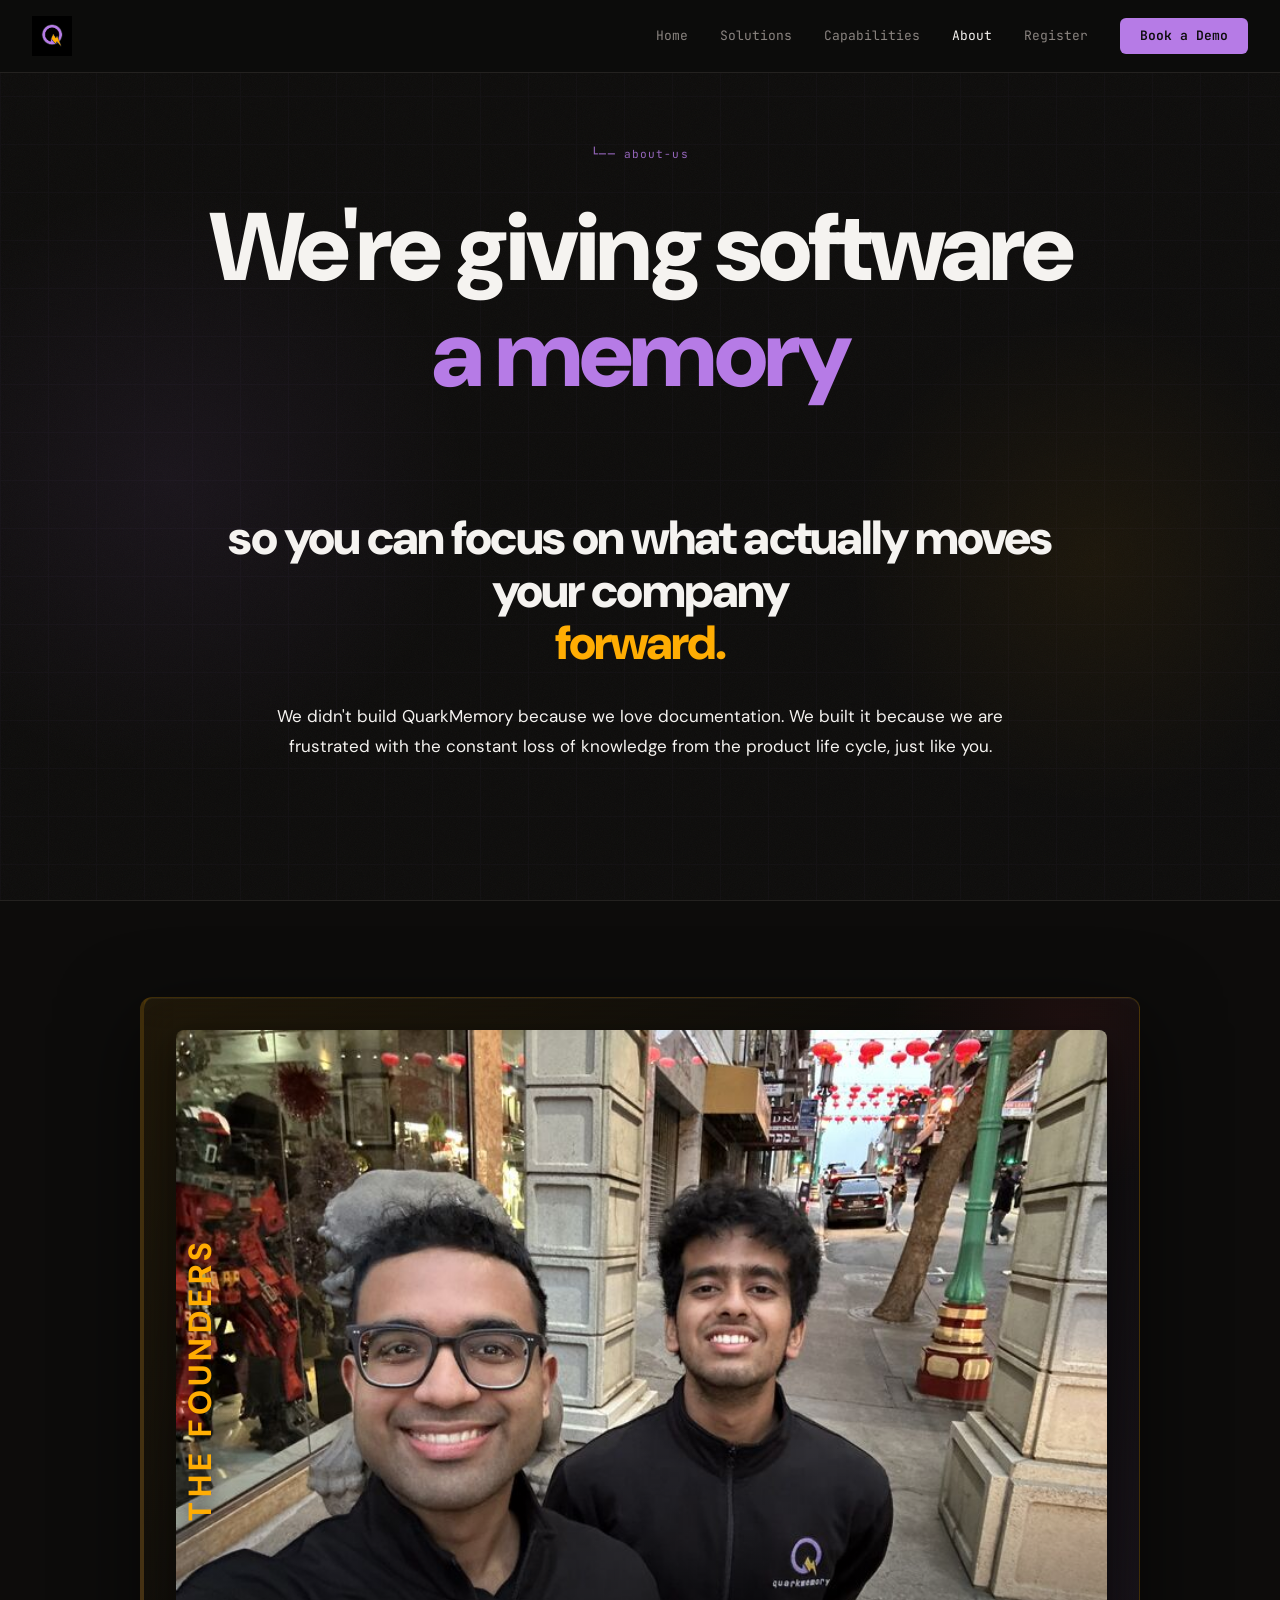
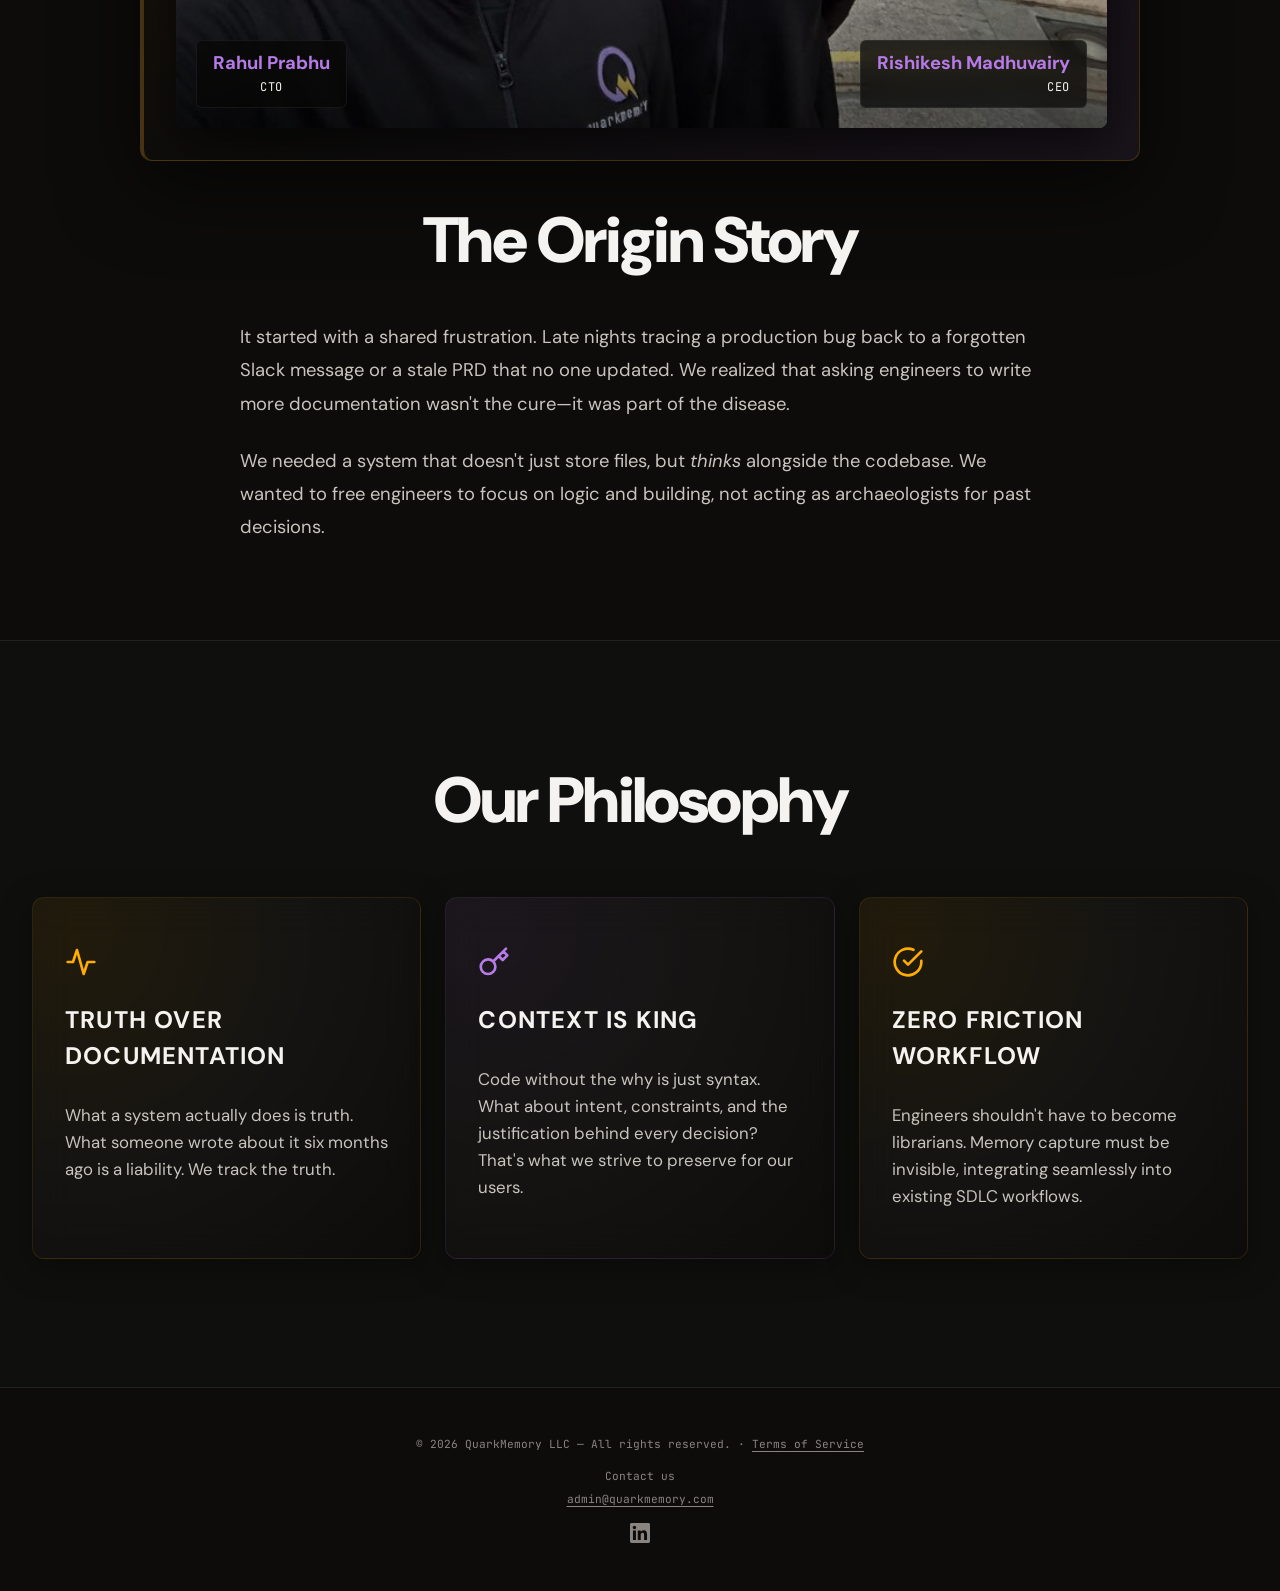
<file: about.html>
<!DOCTYPE html>
<html lang="en">

<head>
  <meta charset="UTF-8" />
  <meta name="viewport" content="width=device-width, initial-scale=1.0" />
  <title>QuarkMemory — About</title>
  <link rel="icon" type="image/png" href="logo.png">
  <link rel="preconnect" href="https://fonts.googleapis.com" />
  <link rel="preconnect" href="https://fonts.gstatic.com" crossorigin />
  <link
    href="https://fonts.googleapis.com/css2?family=JetBrains+Mono:wght@400;500;600;700&family=DM+Sans:ital,opsz,wght@0,9..40,300;0,9..40,400;0,9..40,500;0,9..40,600;0,9..40,700;0,9..40,800;0,9..40,900;1,9..40,300;1,9..40,400&display=swap"
    rel="stylesheet" />
  <style>
    *,
    *::before,
    *::after {
      box-sizing: border-box;
      margin: 0;
      padding: 0;
    }

    :root {
      --background: #0d0c0b;
      --background-raised: rgba(19, 18, 16, 0.5);
      --foreground: #f5f3f0;
      --card: rgba(30, 28, 26, 0.5);
      --card-border: rgba(255, 255, 255, 0.05);
      --primary: #b67be6;
      --secondary: #ffad03;
      --muted-fg: #8a8480;
      --body-fg: #c8c4be;
      --border: #242220;
      --destructive: #e84040;
    }

    html {
      font-size: 16px;
      scroll-behavior: smooth;
      overflow-x: hidden;
    }

    body {
      background: var(--background);
      color: var(--foreground);
      font-family: 'DM Sans', -apple-system, BlinkMacSystemFont, sans-serif;
      -webkit-font-smoothing: antialiased;
      -moz-osx-font-smoothing: grayscale;
      line-height: 1.5;
      overflow-x: hidden;
      max-width: 100%;
      -webkit-text-size-adjust: 100%;
    }

    img,
    iframe,
    video {
      max-width: 100%;
    }

    h1, h2, h3, h4, h5, h6, p, li, dd, dt, a, span {
      overflow-wrap: break-word;
    }

    .mono,
    footer p {
      overflow-wrap: anywhere;
    }

    .mono {
      font-family: 'JetBrains Mono', monospace;
    }

    a {
      color: inherit;
      text-decoration: none;
    }

    .btn-primary {
      background: var(--primary);
      color: var(--background) !important;
      font-weight: 600;
      padding: 0.5rem 1.25rem;
      border-radius: 6px;
      transition: all 0.2s;
    }

    .btn-primary:hover {
      background: var(--foreground);
      transform: translateY(-1px);
    }

    .code-panel,
    .rag-cta,
    .rag-stat,
    .rag-col,
    .q-card,
    .highlight-box,
    .highlight-quote,
    .cap-card,
    .cap-integrity-box,
    .ev-cell {
      backdrop-filter: blur(16px);
      -webkit-backdrop-filter: blur(16px);
      box-shadow: 0 12px 40px 0 rgba(0, 0, 0, 0.4);
    }

    .glass-anim {
      opacity: 0;
      transform: translateY(30px);
      transition: all 0.8s cubic-bezier(0.25, 1, 0.5, 1);
    }

    .glass-anim.active {
      opacity: 1;
      transform: translateY(0);
    }

    /* NAV */
    nav {
      position: fixed;
      top: 0;
      left: 0;
      right: 0;
      z-index: 50;
      background: rgba(13, 12, 11, 0.92);
      backdrop-filter: blur(8px);
      border-bottom: 1px solid var(--border);
    }

    .nav-inner {
      max-width: 1280px;
      margin: 0 auto;
      padding: 1rem 2rem;
      display: flex;
      align-items: center;
      justify-content: space-between;
    }

    .nav-logo {
      width: 40px;
      height: 40px;
      background: url('logo.png') center/cover no-repeat;
    }

    .nav-links {
      display: flex;
      align-items: center;
      gap: 2rem;
    }

    .nav-links a {
      font-family: 'JetBrains Mono', monospace;
      font-size: 0.8125rem;
      color: var(--muted-fg);
      transition: color 0.15s;
    }

    .nav-links a:hover,
    .nav-links a.active {
      color: var(--foreground);
    }

    /* HERO */
    #hero {
      position: relative;
      min-height: 100vh;
      display: flex;
      align-items: center;
      padding: 6rem 2rem 4rem;
      overflow: hidden;
    }

    /* Grain texture */
    #hero::before {
      content: '';
      position: absolute;
      inset: 0;
      z-index: 0;
      opacity: 0.035;
      background-image: url("data:image/svg+xml,%3Csvg viewBox='0 0 256 256' xmlns='http://www.w3.org/2000/svg'%3E%3Cfilter id='noise'%3E%3CfeTurbulence type='fractalNoise' baseFrequency='0.9' numOctaves='4' stitchTiles='stitch'/%3E%3C/filter%3E%3Crect width='100%25' height='100%25' filter='url(%23noise)'/%3E%3C/svg%3E");
      background-size: 200px 200px;
      pointer-events: none;
    }

    .hero-grid-bg {
      position: absolute;
      inset: 0;
      z-index: 0;
      opacity: 0.03;
      background-image:
        linear-gradient(rgba(182, 123, 230, 0.8) 1px, transparent 1px),
        linear-gradient(90deg, rgba(182, 123, 230, 0.8) 1px, transparent 1px);
      background-size: 48px 48px;
    }

    /* Glow blobs in background */
    .hero-blob-purple {
      position: absolute;
      top: 20%;
      left: -10%;
      z-index: 0;
      width: 600px;
      height: 600px;
      background: radial-gradient(ellipse, rgba(182, 123, 230, 0.07) 0%, transparent 70%);
      pointer-events: none;
    }

    .hero-blob-gold {
      position: absolute;
      bottom: 10%;
      right: -5%;
      z-index: 0;
      width: 500px;
      height: 500px;
      background: radial-gradient(ellipse, rgba(255, 173, 3, 0.06) 0%, transparent 70%);
      pointer-events: none;
    }

    .hero-inner {
      position: relative;
      z-index: 1;
      width: 100%;
      max-width: 1280px;
      margin: 0 auto;
      display: grid;
      grid-template-columns: 1fr 1fr;
      gap: 4rem;
      align-items: center;
    }

    .hero-inner > *,
    .section-inner {
      min-width: 0;
    }

    .hero-label {
      font-family: 'JetBrains Mono', monospace;
      font-size: 0.7rem;
      color: var(--primary);
      margin-bottom: 2rem;
      letter-spacing: 0.1em;
      opacity: 0.8;
    }

    .hero-h1 {
      margin-bottom: 3rem;
      line-height: 0.85;
    }

    .hero-h1 .line {
      display: block;
      font-size: clamp(64px, 8vw, 96px);
      font-weight: 900;
      letter-spacing: -0.04em;
      font-family: 'DM Sans', sans-serif;
    }

    .hero-h1 .line-white {
      color: var(--foreground);
    }

    .hero-h1 .line-purple {
      color: var(--primary);
    }

    .hero-h1 .line-gold {
      color: var(--secondary);
    }

    .hero-text p {
      line-height: 1.75;
      margin-bottom: 1.5rem;
      font-size: 1rem;
    }

    .hero-text p.muted {
      color: var(--body-fg);
    }

    .hero-text p.muted .mono {
      color: var(--secondary);
      font-size: 0.9em;
    }

    .hero-text p.big {
      color: var(--foreground);
      font-size: 1.0625rem;
      font-weight: 400;
    }

    .hero-text p.accent {
      color: var(--foreground);
      font-size: 1.125rem;
      font-weight: 500;
      padding-top: 0.5rem;
    }

    .hero-text p.accent span {
      color: var(--secondary);
      font-style: italic;
    }

    /* CODE PANEL */
    .code-panel {
      background: var(--card);
      border: 1px solid var(--card-border);
      border-top: 1px solid rgba(182, 123, 230, 0.25);
      padding: 1.5rem;
      position: relative;
    }

    .code-panel-label {
      font-family: 'JetBrains Mono', monospace;
      font-size: 0.7rem;
      color: var(--muted-fg);
      margin-bottom: 1.25rem;
      display: flex;
      align-items: center;
      gap: 0.5rem;
    }

    .code-panel-label::before {
      content: '';
      display: inline-block;
      width: 6px;
      height: 6px;
      border-radius: 50%;
      background: var(--primary);
    }

    .code-block {
      font-family: 'JetBrains Mono', monospace;
      font-size: 0.8125rem;
    }

    .code-line {
      display: flex;
      align-items: flex-start;
      gap: 1rem;
      margin-bottom: 0.75rem;
    }

    .code-num {
      color: #3a3632;
      flex-shrink: 0;
      user-select: none;
    }

    .code-fn-name {
      color: var(--secondary);
    }

    .code-comment {
      color: #555048;
      font-size: 0.72rem;
      line-height: 1.8;
      padding-left: 1rem;
      margin-top: 0.25rem;
    }

    .code-comment .kw {
      color: rgba(182, 123, 230, 0.7);
    }

    .code-alert {
      border-left: 2px solid var(--secondary);
      background: rgba(255, 173, 3, 0.04);
      padding: 0.625rem 1rem;
      margin: 1rem 0;
    }

    .code-alert .lbl {
      color: var(--muted-fg);
      font-size: 0.65rem;
      letter-spacing: 0.08em;
    }

    .code-alert .det {
      color: var(--body-fg);
      font-size: 0.72rem;
      margin-top: 0.25rem;
    }

    .code-alert .wrn {
      color: var(--destructive);
      font-size: 0.72rem;
      margin-top: 0.25rem;
    }

    .glow-gold {
      position: absolute;
      bottom: -1rem;
      right: -1rem;
      width: 8rem;
      height: 8rem;
      background: var(--secondary);
      opacity: 0.12;
      filter: blur(50px);
      pointer-events: none;
    }

    .glow-purple {
      position: absolute;
      top: -1rem;
      left: -1rem;
      width: 8rem;
      height: 8rem;
      background: var(--primary);
      opacity: 0.12;
      filter: blur(50px);
      pointer-events: none;
    }

    /* RAG SECTION */
    #rag {
      background: var(--background);
      padding: 8rem 2rem;
    }

    .section-inner {
      max-width: 1280px;
      margin: 0 auto;
      width: 100%;
      min-width: 0;
    }

    .rag-heading {
      font-size: clamp(64px, 12vw, 192px);
      font-weight: 900;
      line-height: 1;
      letter-spacing: -0.04em;
      color: var(--foreground);
      margin-bottom: 1.5rem;
      font-family: 'DM Sans', sans-serif;
    }

    .rag-sub {
      font-size: clamp(1.25rem, 2.5vw, 2rem);
      font-weight: 400;
      color: var(--muted-fg);
      margin-bottom: 6rem;
      font-style: italic;
    }

    .rag-cols {
      display: grid;
      grid-template-columns: 1fr 1fr;
      gap: 2rem;
      margin-bottom: 8rem;
    }

    .rag-col {
      border-left: 3px solid;
      padding-left: 2rem;
    }

    .rag-col.bad {
      border-color: rgba(232, 64, 64, 0.5);
    }

    .rag-col.good {
      border-color: var(--primary);
    }

    .rag-col-label {
      font-family: 'JetBrains Mono', monospace;
      font-size: 0.75rem;
      letter-spacing: 0.1em;
      margin-bottom: 2rem;
    }

    .rag-col.bad .rag-col-label {
      color: rgba(232, 64, 64, 0.7);
    }

    .rag-col.good .rag-col-label {
      color: var(--primary);
    }

    .rag-item {
      margin-bottom: 2rem;
    }

    .rag-item-title {
      font-size: 1.25rem;
      font-weight: 600;
      color: var(--foreground);
      margin-bottom: 0.375rem;
    }

    .rag-item-desc {
      font-size: 0.9375rem;
      color: var(--muted-fg);
      line-height: 1.6;
    }

    .rag-col.good .rag-item-desc {
      color: var(--body-fg);
    }

    .rag-col.good .rag-item-desc span {
      color: var(--secondary);
      font-style: italic;
    }

    .rag-col-footer {
      margin-top: 3rem;
      font-size: 0.9375rem;
      color: var(--muted-fg);
    }

    .rag-col-footer strong {
      color: var(--foreground);
      font-weight: 600;
    }

    .rag-cta {
      max-width: 56rem;
      background: var(--card);
      border: 1px solid rgba(255, 173, 3, 0.2);
      border-top: 2px solid rgba(255, 173, 3, 0.4);
      padding: 3rem;
      margin-bottom: 8rem;
    }

    .rag-cta-title {
      font-size: 2rem;
      font-weight: 700;
      color: var(--foreground);
      line-height: 1.3;
      margin-bottom: 1.5rem;
      font-family: 'DM Sans', sans-serif;
    }

    .rag-cta-title span {
      color: var(--secondary);
    }

    .rag-divider {
      height: 1px;
      background: linear-gradient(to right, rgba(255, 173, 3, 0.3), rgba(182, 123, 230, 0.3), transparent);
      margin-bottom: 1.5rem;
    }

    .rag-cta-body {
      font-size: 1rem;
      color: var(--body-fg);
      line-height: 1.75;
      margin-bottom: 1.5rem;
    }

    .rag-cta-mono {
      font-family: 'JetBrains Mono', monospace;
      font-size: 0.8125rem;
      color: var(--muted-fg);
    }

    .rag-cta-mono span {
      color: var(--primary);
    }

    .rag-stats {
      display: grid;
      grid-template-columns: repeat(3, 1fr);
      gap: 1px;
      background: var(--border);
    }

    .rag-stat {
      background: var(--background-raised);
      padding: 2rem;
    }

    .rag-stat-num {
      font-size: 3.5rem;
      font-weight: 900;
      color: var(--foreground);
      margin-bottom: 0.75rem;
      font-family: 'DM Sans', sans-serif;
      letter-spacing: -0.02em;
    }

    .rag-stat-label {
      font-family: 'JetBrains Mono', monospace;
      font-size: 0.7rem;
      color: var(--muted-fg);
    }

    .rag-stat-sub {
      font-family: 'JetBrains Mono', monospace;
      font-size: 0.7rem;
      color: var(--primary);
      margin-top: 0.5rem;
      opacity: 0.8;
    }

    /* BROKEN MEMORY PANEL */
    .broken-memory-panel {
      margin-bottom: 8rem;
      position: relative;
      background: linear-gradient(135deg, rgba(232, 64, 64, 0.08) 0%, rgba(13, 12, 11, 0.8) 50%, rgba(232, 64, 64, 0.02) 100%);
      border: 1px solid rgba(232, 64, 64, 0.20);
      border-left: 4px solid var(--destructive);
      padding: 4rem 3.5rem;
      display: grid;
      grid-template-columns: 1.15fr 0.85fr;
      gap: 4rem;
      align-items: center;
      border-radius: 12px;
      backdrop-filter: blur(20px);
      -webkit-backdrop-filter: blur(20px);
      box-shadow: 0 24px 80px rgba(0, 0, 0, 0.6), inset 0 1px 0 rgba(255, 255, 255, 0.05);
      overflow: hidden;
    }

    .broken-memory-panel::after {
      content: '';
      position: absolute;
      top: -20%;
      right: -10%;
      width: 350px;
      height: 350px;
      background: radial-gradient(circle, rgba(232, 64, 64, 0.08) 0%, transparent 70%);
      z-index: -1;
      pointer-events: none;
    }

    /* FOUNDERS PHOTO */
    .founders-photo {
      position: relative;
      width: 100%;
      border-radius: 8px;
      overflow: hidden;
      box-shadow: 0 16px 40px rgba(0, 0, 0, 0.5);
      line-height: 0;
    }

    .founders-photo img {
      display: block;
      width: 100%;
      height: auto;
    }

    .founders-photo::after {
      content: '';
      position: absolute;
      inset: 0;
      background: linear-gradient(to top, rgba(0, 0, 0, 0.55) 0%, transparent 45%);
      pointer-events: none;
    }

    .founders-label {
      position: absolute;
      left: 1.5rem;
      top: 50%;
      writing-mode: vertical-rl;
      text-orientation: mixed;
      transform: translateY(-50%) rotate(180deg);
      font-family: 'DM Sans', sans-serif;
      font-weight: 800;
      font-size: clamp(1.35rem, 2.8vw, 2rem);
      letter-spacing: 0.14em;
      color: var(--secondary);
      text-shadow: 0 2px 16px rgba(0, 0, 0, 0.75);
      z-index: 2;
      pointer-events: none;
    }

    .founders-caption {
      position: absolute;
      bottom: 1.25rem;
      z-index: 2;
      padding: 0.7rem 1rem;
      background: rgba(8, 7, 6, 0.72);
      backdrop-filter: blur(10px);
      -webkit-backdrop-filter: blur(10px);
      border: 1px solid rgba(255, 255, 255, 0.06);
      border-radius: 6px;
      pointer-events: none;
    }

    .founders-caption--left {
      left: 1.25rem;
    }

    .founders-caption--right {
      right: 1.25rem;
      text-align: right;
    }

    .founders-name {
      display: block;
      color: var(--primary);
      font-weight: 700;
      font-size: clamp(0.95rem, 2vw, 1.15rem);
      line-height: 1.3;
    }

    .founders-role {
      display: block;
      margin-top: 0.2rem;
      color: var(--foreground);
      font-size: clamp(0.65rem, 1.4vw, 0.75rem);
      letter-spacing: 0.06em;
      text-transform: uppercase;
      line-height: 1.4;
    }

    @media (max-width: 640px) {
      .founders-label {
        left: 0.75rem;
        font-size: 1rem;
        letter-spacing: 0.1em;
      }

      .founders-caption {
        bottom: 0.75rem;
        padding: 0.5rem 0.65rem;
      }

      .founders-caption--left {
        left: 0.75rem;
        max-width: 46%;
      }

      .founders-caption--right {
        right: 0.75rem;
        max-width: 46%;
      }
    }

    .broken-terminal {
      background: rgba(10, 9, 8, 0.95);
      border: 1px solid rgba(232, 64, 64, 0.3);
      border-radius: 8px;
      padding: 1.5rem;
      font-family: 'JetBrains Mono', monospace;
      box-shadow: 0 16px 40px rgba(0, 0, 0, 0.7), inset 0 1px 0 rgba(255, 255, 255, 0.05);
      overflow: hidden;
      position: relative;
    }

    @keyframes blink {
      0%, 100% { opacity: 1; }
      50% { opacity: 0; }
    }

    @keyframes pulse-icon {
      0%, 100% { transform: scale(1); opacity: 1; }
      50% { transform: scale(1.15); opacity: 0.7; }
    }

    /* SOURCES SECTION */
    .sources-section {
      margin-bottom: 8rem;
    }

    .sources-title {
      font-size: clamp(2rem, 4vw, 3rem);
      font-weight: 800;
      color: var(--foreground);
      margin-bottom: 1rem;
      letter-spacing: -0.02em;
    }

    .sources-subtitle {
      font-size: clamp(1rem, 1.8vw, 1.25rem);
      color: var(--muted-fg);
      margin-bottom: 3.5rem;
      max-width: 800px;
    }

    .sources-grid {
      display: grid;
      grid-template-columns: repeat(3, 1fr);
      gap: 1.5rem;
    }

    .source-card {
      border: 1px solid var(--card-border);
      padding: 2.25rem 2rem;
      border-radius: 12px;
      transition: all 0.4s cubic-bezier(0.16, 1, 0.3, 1);
      position: relative;
      overflow: hidden;
      display: flex;
      flex-direction: column;
      height: 100%;
      background: rgba(30, 28, 26, 0.35);
      backdrop-filter: blur(20px);
      -webkit-backdrop-filter: blur(20px);
      box-shadow: 0 8px 32px 0 rgba(0, 0, 0, 0.37);
    }

    .source-card::before {
      content: '';
      position: absolute;
      top: 0;
      left: 0;
      width: 100%;
      height: 3px;
      opacity: 0;
      transition: opacity 0.3s ease;
    }

    .source-card.gold-tint {
      background: radial-gradient(circle at 10% 10%, rgba(255, 173, 3, 0.08) 0%, rgba(30, 28, 26, 0.4) 50%, rgba(13, 12, 11, 0.9) 100%);
      border: 1px solid rgba(255, 173, 3, 0.12);
    }

    .source-card.gold-tint::before {
      background: linear-gradient(90deg, var(--secondary), transparent);
    }

    .source-card.gold-tint:hover {
      transform: translateY(-5px);
      border-color: rgba(255, 173, 3, 0.4);
      background: radial-gradient(circle at 10% 10%, rgba(255, 173, 3, 0.15) 0%, rgba(30, 28, 26, 0.5) 60%, rgba(13, 12, 11, 0.95) 100%);
      box-shadow: 0 20px 40px 0 rgba(255, 173, 3, 0.08);
    }

    .source-card.purple-tint {
      background: radial-gradient(circle at 10% 10%, rgba(182, 123, 230, 0.08) 0%, rgba(30, 28, 26, 0.4) 50%, rgba(13, 12, 11, 0.9) 100%);
      border: 1px solid rgba(182, 123, 230, 0.12);
    }

    .source-card.purple-tint::before {
      background: linear-gradient(90deg, var(--primary), transparent);
    }

    .source-card.purple-tint:hover {
      transform: translateY(-5px);
      border-color: rgba(182, 123, 230, 0.4);
      background: radial-gradient(circle at 10% 10%, rgba(182, 123, 230, 0.15) 0%, rgba(30, 28, 26, 0.5) 60%, rgba(13, 12, 11, 0.95) 100%);
      box-shadow: 0 20px 40px 0 rgba(182, 123, 230, 0.08);
    }

    .source-card:hover::before {
      opacity: 1;
    }

    .source-card-icon {
      font-size: 1.5rem;
      color: var(--secondary);
      margin-bottom: 1.25rem;
      font-family: 'JetBrains Mono', monospace;
    }

    .source-card-title {
      font-size: 1.15rem;
      font-weight: 700;
      color: var(--foreground);
      margin-bottom: 0.75rem;
      text-transform: uppercase;
      letter-spacing: 0.05em;
    }

    .source-card-desc {
      font-size: 0.9rem;
      color: var(--body-fg);
      line-height: 1.6;
    }

    footer {
      background: var(--background);
      border-top: 1px solid var(--border);
      padding: 3rem 2rem;
      text-align: center;
    }

    footer p {
      font-family: 'JetBrains Mono', monospace;
      font-size: 0.7rem;
      color: var(--muted-fg);
    }

    footer a {
      color: var(--muted-fg);
      text-decoration: underline;
      text-underline-offset: 3px;
      transition: color 0.15s;
    }

    footer a:hover {
      color: var(--foreground);
    }

    .footer-inner {
      display: flex;
      flex-direction: column;
      align-items: center;
      gap: 1rem;
    }

    .footer-contact {
      display: flex;
      flex-direction: column;
      align-items: center;
      gap: 0.35rem;
    }

    .footer-contact-label {
      font-size: 0.7rem;
      color: var(--muted-fg);
    }

    .footer-email {
      font-size: 0.7rem;
    }

    .footer-linkedin {
      display: inline-flex;
      color: var(--muted-fg);
      text-decoration: none;
      transition: color 0.15s;
    }

    .footer-linkedin:hover {
      color: var(--foreground);
    }

    @media (max-width: 1024px) {
      .hero-inner {
        grid-template-columns: 1fr;
      }

      .code-panel {
        display: none;
      }

      .discrete-panel {
        position: relative;
        width: 100%;
      }

      .rag-cols {
        grid-template-columns: 1fr;
      }

      .rag-stats {
        grid-template-columns: 1fr;
      }

      .sources-grid {
        grid-template-columns: repeat(2, 1fr);
      }

      .broken-memory-panel {
        grid-template-columns: 1fr;
        gap: 2.5rem;
        padding: 3rem 2rem;
      }
    }

    @media (max-width: 768px) {
      .nav-inner {
        flex-wrap: wrap;
        gap: 0.75rem;
        padding: 0.75rem 1rem;
      }

      .nav-links {
        width: 100%;
        justify-content: center;
        flex-wrap: wrap;
        gap: 0.5rem 1rem;
      }

      .nav-links a {
        font-size: 0.7rem;
      }

      .btn-primary {
        padding: 0.4rem 0.75rem;
        font-size: 0.7rem;
      }
    }

    @media (max-width: 640px) {
      #hero {
        padding: 5rem 1rem 3rem;
        min-height: auto;
      }

      .hero-h1 .line {
        font-size: clamp(1.75rem, 9vw, 3rem);
        line-height: 1.1;
      }

      #origin-story,
      #philosophy {
        padding: 4rem 1rem !important;
      }

      .broken-memory-panel {
        padding: 1.25rem !important;
      }

      .source-card {
        padding: 2rem 1.25rem !important;
      }

      #rag {
        padding: 4rem 1rem;
      }

      .rag-cta {
        padding: 1.5rem;
      }

      .sources-grid {
        grid-template-columns: 1fr;
      }

      footer {
        padding: 2rem 1rem;
      }

      footer p {
        line-height: 1.6;
        max-width: 20rem;
        margin: 0 auto;
      }
    }
  </style>
</head>

<body>

  <nav id="qm-site-nav"></nav>
  <script src="js/nav.js"></script>

  <section id="hero">
    <div class="hero-grid-bg"></div>
    <div class="hero-blob-purple"></div>
    <div class="hero-blob-gold"></div>
    <div class="hero-inner" style="grid-template-columns: 1fr; text-align: center; max-width: 900px; margin: 0 auto;">
      <div>
        <div class="hero-label mono" style="justify-content: center;">└── about-us</div>
        <h1 class="hero-h1" style="font-size: clamp(48px, 8vw, 96px); line-height: 1.1; margin-bottom: 2rem;">
          <span class="line line-white">We're giving software</span>
          <span class="line line-purple">a memory</span><br>
          <span class="line line-white" style="font-size: clamp(24px, 4vw, 48px);">so you can focus on what actually moves your company </span>
          <span class="line line-gold" style="font-size: clamp(24px, 4vw, 48px);">forward.</span>
        </h1>
        <div class="hero-text" style="max-width: 800px; margin: 0 auto;">
          <p class="big">
            We didn't build QuarkMemory because we love documentation. We built it because we are frustrated with the constant loss of knowledge from the product life cycle, just like you.
          </p>
        </div>
      </div>
    </div>
  </section>

  <section id="origin-story" style="padding: 6rem 2rem; border-top: 1px solid var(--border);">
    <div class="section-inner" style="max-width: 1000px; margin: 0 auto; display: grid; grid-template-columns: 1fr; gap: 4rem;">
      <div style="text-align: center;">
        <div class="broken-memory-panel glass-anim" style="grid-template-columns: 1fr; padding: 2rem; margin-bottom: 3rem; background: linear-gradient(135deg, rgba(255,173,3,0.08) 0%, rgba(13,12,11,0.8) 50%, rgba(182,123,230,0.08) 100%); border-left: 4px solid var(--secondary); border-color: rgba(255,173,3,0.2);">
          <div class="founders-photo">
            <img src="founders.png" alt="Rahul Prabhu and Rishikesh Madhuvairy, QuarkMemory founders">
            <span class="founders-label" aria-hidden="true">THE FOUNDERS</span>
            <div class="founders-caption founders-caption--left">
              <span class="founders-name">Rahul Prabhu</span>
              <span class="founders-role mono">CTO</span>
            </div>
            <div class="founders-caption founders-caption--right">
              <span class="founders-name">Rishikesh Madhuvairy</span>
              <span class="founders-role mono">CEO</span>
            </div>
          </div>
        </div>
        
        <h2 class="rag-heading glass-anim" style="font-size: clamp(36px, 5vw, 64px); margin-bottom: 3rem;">The Origin Story</h2>
        
        <div style="text-align: left; font-size: 1.15rem; color: var(--body-fg); line-height: 1.8; max-width: 800px; margin: 0 auto;">
          <p style="margin-bottom: 1.5rem;">It started with a shared frustration. Late nights tracing a production bug back to a forgotten Slack message or a stale PRD that no one updated. We realized that asking engineers to write more documentation wasn't the cure—it was part of the disease.</p>
          <p>We needed a system that doesn't just store files, but <em>thinks</em> alongside the codebase. We wanted to free engineers to focus on logic and building, not acting as archaeologists for past decisions.</p>
        </div>
      </div>
    </div>
  </section>

  <section id="philosophy" style="padding: 8rem 2rem; background: var(--background-raised); border-top: 1px solid var(--border);">
    <div class="section-inner">
      <h2 class="rag-heading glass-anim" style="text-align: center; margin-bottom: 4rem; font-size: clamp(36px, 5vw, 64px);">Our Philosophy</h2>
      
      <div class="sources-grid">
        <div class="source-card gold-tint glass-anim" style="padding: 3rem 2rem;">
          <svg width="32" height="32" viewBox="0 0 24 24" fill="none" stroke="currentColor" stroke-width="2" stroke-linecap="round" stroke-linejoin="round" style="color: var(--secondary); margin-bottom: 1.5rem;"><path d="M2 12h4l3-9 5 18 3-9h5"></path></svg>
          <h4 class="source-card-title" style="font-size: 1.5rem;">Truth Over Documentation</h4>
          <p class="source-card-desc" style="font-size: 1.05rem; margin-top: 1rem;">What a system actually does is truth. What someone wrote about it six months ago is a liability. We track the truth.</p>
        </div>
        
        <div class="source-card purple-tint glass-anim" style="padding: 3rem 2rem;">
          <svg width="32" height="32" viewBox="0 0 24 24" fill="none" stroke="currentColor" stroke-width="2" stroke-linecap="round" stroke-linejoin="round" style="color: var(--primary); margin-bottom: 1.5rem;"><path d="M21 2l-2 2m-7.61 7.61a5.5 5.5 0 1 1-7.778 7.778 5.5 5.5 0 0 1 7.777-7.777zm0 0L15.5 7.5m0 0l3 3L22 7l-3-3m-3.5 3.5L19 4"></path></svg>
          <h4 class="source-card-title" style="font-size: 1.5rem;">Context is King</h4>
          <p class="source-card-desc" style="font-size: 1.05rem; margin-top: 1rem;">Code without the why is just syntax. What about intent, constraints, and the justification behind every decision? That's what we strive to preserve for our users.</p>
        </div>
        
        <div class="source-card gold-tint glass-anim" style="padding: 3rem 2rem;">
          <svg width="32" height="32" viewBox="0 0 24 24" fill="none" stroke="currentColor" stroke-width="2" stroke-linecap="round" stroke-linejoin="round" style="color: var(--secondary); margin-bottom: 1.5rem;"><path d="M22 11.08V12a10 10 0 1 1-5.93-9.14"></path><polyline points="22 4 12 14.01 9 11.01"></polyline></svg>
          <h4 class="source-card-title" style="font-size: 1.5rem;">Zero Friction Workflow</h4>
          <p class="source-card-desc" style="font-size: 1.05rem; margin-top: 1rem;">Engineers shouldn't have to become librarians. Memory capture must be invisible, integrating seamlessly into existing SDLC workflows.</p>
        </div>
      </div>
    </div>
  </section>


  <footer>
    <div class="footer-inner">
      <p class="mono">© 2026 QuarkMemory LLC — All rights reserved. · <a href="terms.html">Terms of Service</a></p>
      <div class="footer-contact">
        <span class="footer-contact-label mono">Contact us</span>
        <a href="mailto:admin@quarkmemory.com" class="footer-email mono">admin@quarkmemory.com</a>
      </div>
      <a href="https://www.linkedin.com/company/quarkmemory" class="footer-linkedin" target="_blank" rel="noopener noreferrer" aria-label="QuarkMemory on LinkedIn">
        <svg width="20" height="20" viewBox="0 0 24 24" fill="currentColor" aria-hidden="true"><path d="M20.447 20.452h-3.554v-5.569c0-1.328-.027-3.037-1.852-3.037-1.853 0-2.136 1.445-2.136 2.939v5.667H9.351V9h3.414v1.561h.046c.477-.9 1.637-1.85 3.37-1.85 3.601 0 4.267 2.37 4.267 5.455v6.286zM5.337 7.433c-1.144 0-2.063-.926-2.063-2.065 0-1.138.92-2.063 2.063-2.063 1.14 0 2.064.925 2.064 2.063 0 1.139-.925 2.065-2.064 2.065zm1.782 13.019H3.555V9h3.564v11.452zM22.225 0H1.771C.792 0 0 .774 0 1.729v20.542C0 23.227.792 24 1.771 24h20.451C23.2 24 24 23.227 24 22.271V1.729C24 .774 23.2 0 22.222 0h.003z"/></svg>
      </a>
    </div>
  </footer>

  <script>
    document.addEventListener("DOMContentLoaded", () => {
      const cards = document.querySelectorAll('.code-panel, .rag-cta, .rag-stat, .rag-col, .q-card, .highlight-box, .highlight-quote, .cap-card, .cap-integrity-box, .ev-cell, .broken-memory-panel, .beyond-rag-panel, .source-card, .rag-heading');
      cards.forEach(el => el.classList.add('glass-anim'));
      const observer = new IntersectionObserver((entries) => {
        entries.forEach(entry => {
          if (entry.isIntersecting) {
            entry.target.classList.add('active');
          }
        });
      }, { threshold: 0.1 });
      cards.forEach(el => observer.observe(el));

      const animBox = document.getElementById('memory-graph-output');
      if (animBox) {
        function extractTextNodes(node, nodes) {
          if (node.nodeType === Node.TEXT_NODE) {
            if (node.textContent.trim().length > 0 || node.textContent.includes(' ')) {
              nodes.push(node);
            }
          } else {
            for (let child of node.childNodes) {
              extractTextNodes(child, nodes);
            }
          }
        }
        const textNodes = [];
        extractTextNodes(animBox, textNodes);

        const allSpans = [];
        textNodes.forEach(node => {
          const chars = node.textContent.split('');
          const fragment = document.createDocumentFragment();
          chars.forEach(char => {
            const span = document.createElement('span');
            span.textContent = char;
            span.style.opacity = '0';
            fragment.appendChild(span);
            allSpans.push(span);
          });
          node.parentNode.replaceChild(fragment, node);
        });

        let started = false;
        const typeObserver = new IntersectionObserver((entries) => {
          if (entries[0].isIntersecting && !started) {
            started = true;
            let i = 0;
            function typeNext() {
              let charsToType = 3;
              while (charsToType > 0 && i < allSpans.length) {
                allSpans[i].style.opacity = '1';
                if (allSpans[i].textContent !== ' ') {
                  charsToType--;
                }
                i++;
              }
              if (i < allSpans.length) {
                requestAnimationFrame(typeNext);
              }
            }
            setTimeout(typeNext, 300);
          }
        }, { threshold: 0.5 });
        typeObserver.observe(animBox);
      }
    });
  </script>
</body>

</html>
</file>
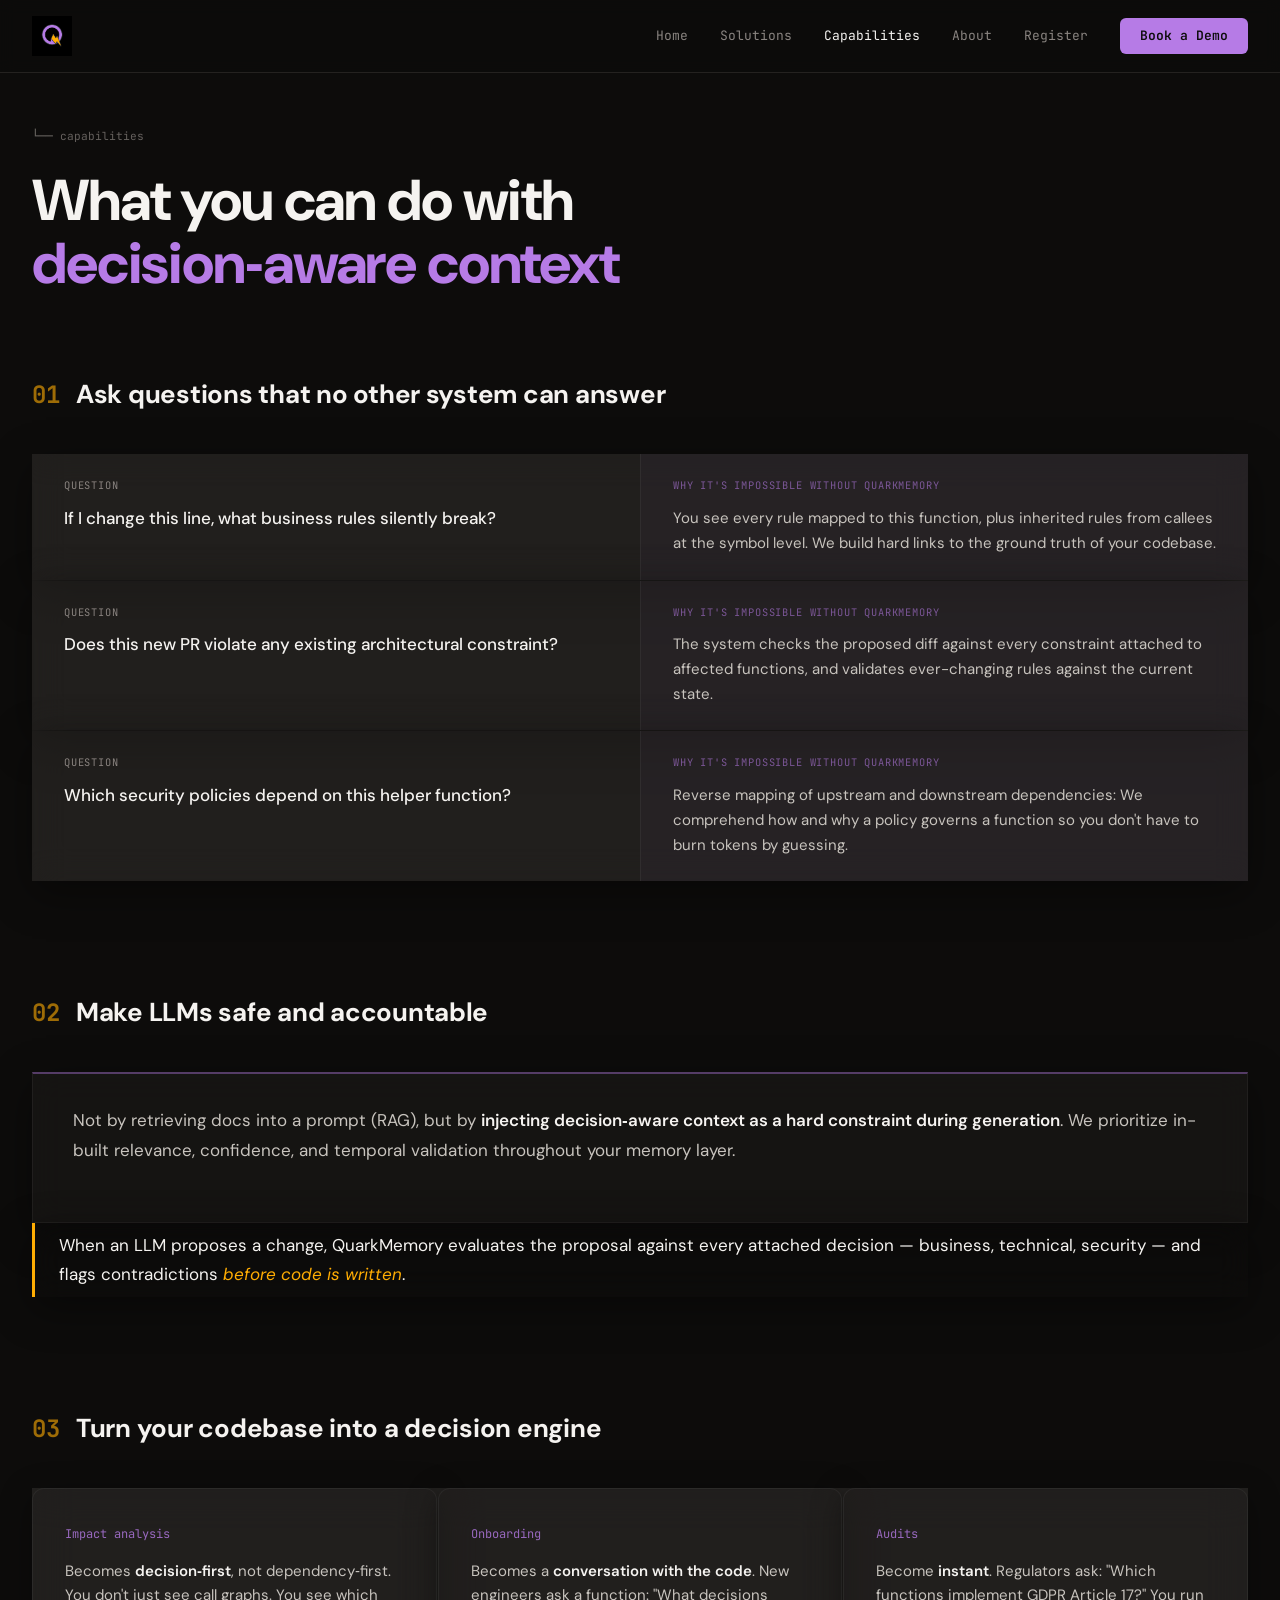
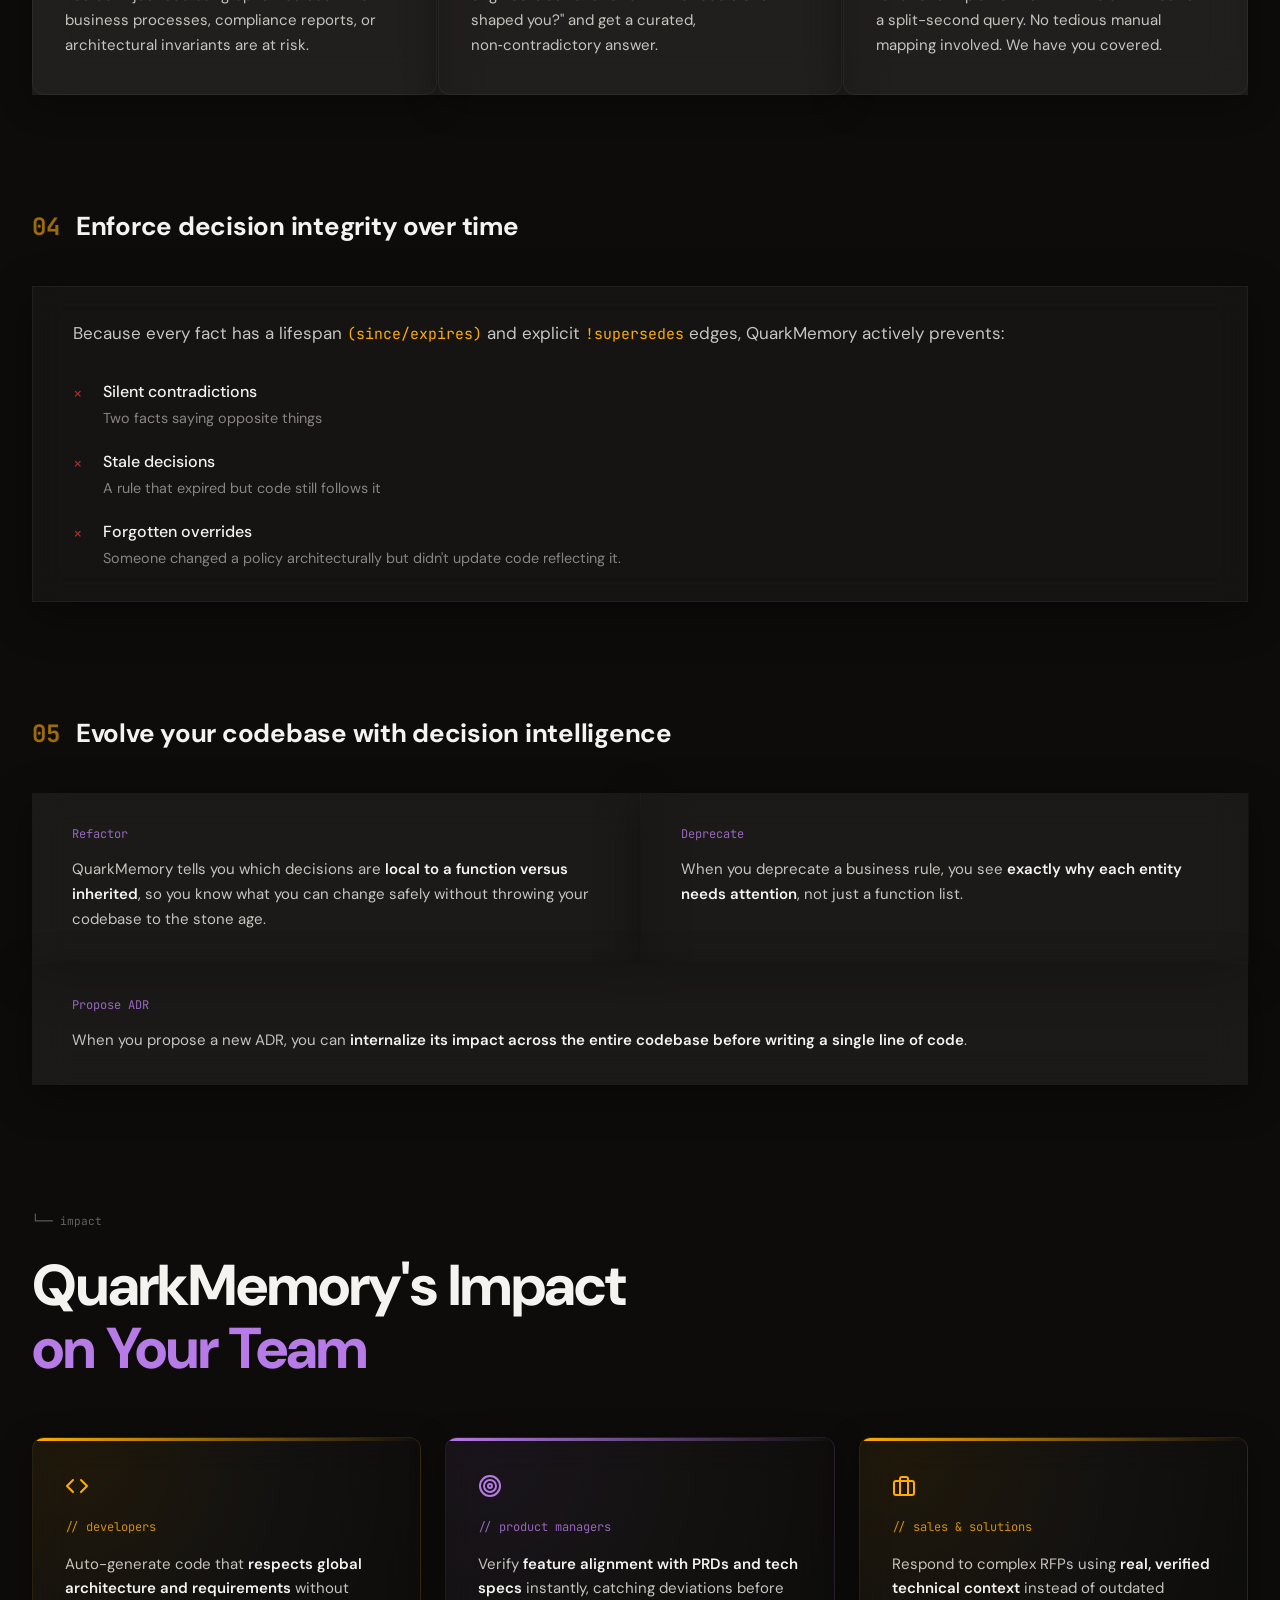
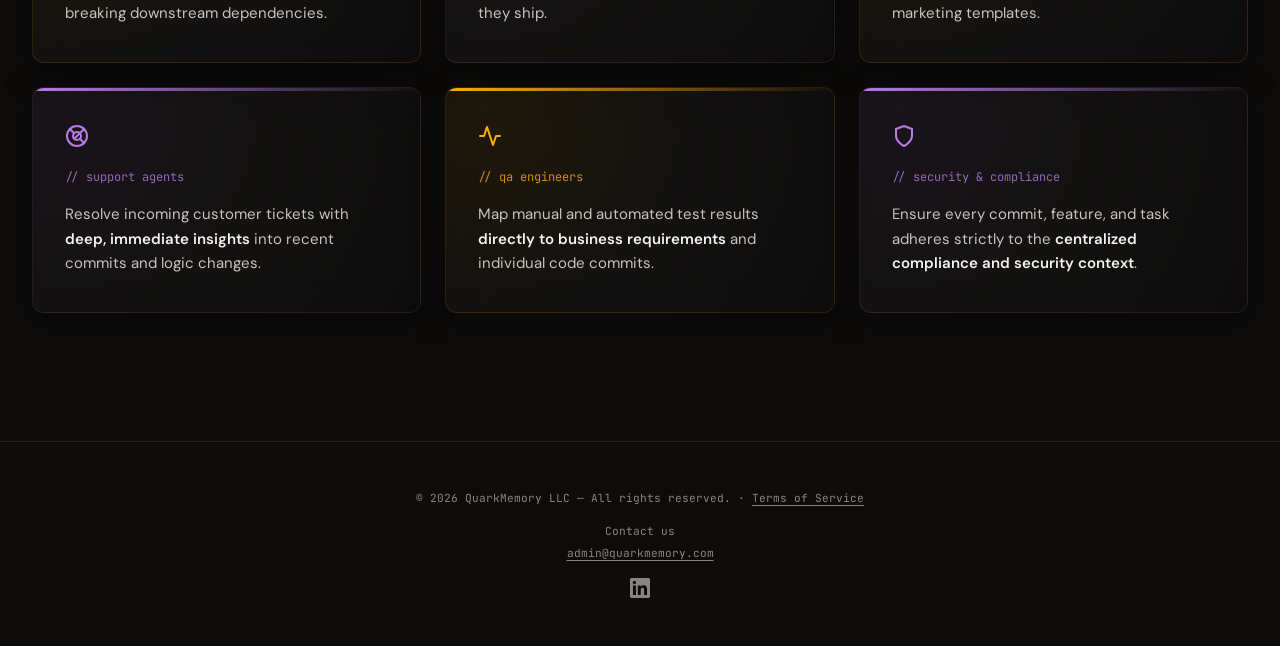
<file: capabilities.html>
<!DOCTYPE html>
<html lang="en">

<head>
  <meta charset="UTF-8" />
  <meta name="viewport" content="width=device-width, initial-scale=1.0" />
  <title>QuarkMemory — Capabilities</title>
  <link rel="icon" type="image/png" href="logo.png">
  <link rel="preconnect" href="https://fonts.googleapis.com" />
  <link rel="preconnect" href="https://fonts.gstatic.com" crossorigin />
  <link
    href="https://fonts.googleapis.com/css2?family=JetBrains+Mono:wght@400;500;600;700&family=DM+Sans:ital,opsz,wght@0,9..40,300;0,9..40,400;0,9..40,500;0,9..40,600;0,9..40,700;0,9..40,800;0,9..40,900;1,9..40,300;1,9..40,400&display=swap"
    rel="stylesheet" />
  <style>
    *,
    *::before,
    *::after {
      box-sizing: border-box;
      margin: 0;
      padding: 0;
    }

    :root {
      --background: #0d0c0b;
      --background-raised: rgba(19, 18, 16, 0.5);
      --foreground: #f5f3f0;
      --card: rgba(30, 28, 26, 0.5);
      --card-border: rgba(255, 255, 255, 0.05);
      --primary: #b67be6;
      --secondary: #ffad03;
      --muted-fg: #8a8480;
      --body-fg: #c8c4be;
      --border: #242220;
      --destructive: #e84040;
    }

    html {
      font-size: 16px;
      scroll-behavior: smooth;
      overflow-x: hidden;
    }

    body {
      background: var(--background);
      color: var(--foreground);
      font-family: 'DM Sans', -apple-system, BlinkMacSystemFont, sans-serif;
      -webkit-font-smoothing: antialiased;
      -moz-osx-font-smoothing: grayscale;
      line-height: 1.5;
      overflow-x: hidden;
      max-width: 100%;
      -webkit-text-size-adjust: 100%;
    }

    img,
    iframe,
    video,
    svg {
      max-width: 100%;
    }

    h1, h2, h3, h4, h5, h6, p, li, dd, dt, a, span {
      overflow-wrap: break-word;
    }

    .mono,
    footer p {
      overflow-wrap: anywhere;
    }

    .mono {
      font-family: 'JetBrains Mono', monospace;
    }

    a {
      color: inherit;
      text-decoration: none;
    }

    .btn-primary {
      background: var(--primary);
      color: var(--background) !important;
      font-weight: 600;
      padding: 0.5rem 1.25rem;
      border-radius: 6px;
      transition: all 0.2s;
    }

    .btn-primary:hover {
      background: var(--foreground);
      transform: translateY(-1px);
    }

    .code-panel,
    .rag-cta,
    .rag-stat,
    .rag-col,
    .q-card,
    .highlight-box,
    .highlight-quote,
    .cap-card,
    .cap-integrity-box,
    .ev-cell {
      backdrop-filter: blur(16px);
      -webkit-backdrop-filter: blur(16px);
      box-shadow: 0 12px 40px 0 rgba(0, 0, 0, 0.4);
    }

    .glass-anim {
      opacity: 0;
      transform: translateY(30px);
      transition: all 0.8s cubic-bezier(0.25, 1, 0.5, 1);
    }

    .glass-anim.active {
      opacity: 1;
      transform: translateY(0);
    }

    /* NAV */
    nav {
      position: fixed;
      top: 0;
      left: 0;
      right: 0;
      z-index: 50;
      background: rgba(13, 12, 11, 0.92);
      backdrop-filter: blur(8px);
      border-bottom: 1px solid var(--border);
    }

    .nav-inner {
      max-width: 1280px;
      margin: 0 auto;
      padding: 1rem 2rem;
      display: flex;
      align-items: center;
      justify-content: space-between;
    }

    .nav-logo {
      width: 40px;
      height: 40px;
      background: url('logo.png') center/cover no-repeat;
    }

    .nav-links {
      display: flex;
      align-items: center;
      gap: 2rem;
    }

    .nav-links a {
      font-family: 'JetBrains Mono', monospace;
      font-size: 0.8125rem;
      color: var(--muted-fg);
      transition: color 0.15s;
    }

    .nav-links a:hover,
    .nav-links a.active {
      color: var(--foreground);
    }

    /* PAGE */
    main {
      padding: 8rem 2rem 8rem;
    }

    .section-inner {
      max-width: 1280px;
      margin: 0 auto;
      width: 100%;
      min-width: 0;
    }

    .section-tag {
      font-family: 'JetBrains Mono', monospace;
      font-size: 0.7rem;
      color: var(--muted-fg);
      margin-bottom: 1.5rem;
      opacity: 0.7;
    }

    .page-heading {
      font-size: clamp(36px, 4.5vw, 64px);
      font-weight: 800;
      color: var(--foreground);
      margin-bottom: 1.5rem;
      line-height: 1.1;
      font-family: 'DM Sans', sans-serif;
      letter-spacing: -0.02em;
    }

    .page-heading span {
      color: var(--primary);
    }

    /* CAP SECTIONS */
    .cap-section {
      margin-top: 5rem;
      margin-bottom: 7rem;
    }

    .cap-num-row {
      display: flex;
      align-items: baseline;
      gap: 1rem;
      margin-bottom: 2.5rem;
    }

    .cap-num {
      font-family: 'JetBrains Mono', monospace;
      font-size: 1.5rem;
      font-weight: 700;
      color: var(--secondary);
      opacity: 0.6;
    }

    .cap-section-title {
      font-size: 1.625rem;
      font-weight: 700;
      color: var(--foreground);
      font-family: 'DM Sans', sans-serif;
      letter-spacing: -0.01em;
    }

    /* Q cards */
    .q-cards {
      display: flex;
      flex-direction: column;
      gap: 1px;
      background: var(--border);
    }

    .q-card {
      background: var(--card);
      display: grid;
      grid-template-columns: 1fr 1fr;
    }

    .q-card-left {
      padding: 1.5rem 2rem;
    }

    .q-card-right {
      padding: 1.5rem 2rem;
      background: rgba(182, 123, 230, 0.03);
      border-left: 1px solid var(--card-border);
    }

    .q-micro {
      font-family: 'JetBrains Mono', monospace;
      font-size: 0.65rem;
      margin-bottom: 0.75rem;
      letter-spacing: 0.08em;
    }

    .q-micro.gray {
      color: var(--muted-fg);
    }

    .q-micro.purple {
      color: rgba(182, 123, 230, 0.6);
    }

    .q-question {
      font-size: 1.0625rem;
      color: var(--foreground);
      font-weight: 500;
      line-height: 1.5;
    }

    .q-answer {
      font-size: 0.9375rem;
      color: var(--body-fg);
      line-height: 1.65;
    }

    /* Highlight box */
    .highlight-box {
      background: var(--card);
      border: 1px solid var(--card-border);
      border-top: 2px solid rgba(182, 123, 230, 0.4);
      padding: 2rem 2.5rem;
    }

    .highlight-box p {
      font-size: 1.0625rem;
      color: var(--body-fg);
      line-height: 1.75;
      margin-bottom: 1.5rem;
    }

    .highlight-box p strong {
      color: var(--foreground);
      font-weight: 600;
    }

    .highlight-quote {
      border-left: 3px solid var(--secondary);
      padding: 0.5rem 1.5rem;
    }

    .highlight-quote p {
      font-size: 1.0625rem;
      color: var(--foreground);
      margin-bottom: 0;
      font-weight: 400;
      line-height: 1.7;
    }

    .highlight-quote p span {
      color: var(--secondary);
      font-style: italic;
    }

    /* 3-col */
    .cap-3cols {
      display: grid;
      grid-template-columns: repeat(3, 1fr);
      gap: 1px;
      background: var(--border);
    }

    .cap-card {
      padding: 2.25rem 2rem;
      border: 1px solid var(--card-border);
      border-radius: 12px;
      transition: all 0.4s cubic-bezier(0.16, 1, 0.3, 1);
      position: relative;
      overflow: hidden;
      display: flex;
      flex-direction: column;
      height: 100%;
      background: rgba(30, 28, 26, 0.35);
      backdrop-filter: blur(20px);
      -webkit-backdrop-filter: blur(20px);
      box-shadow: 0 8px 32px 0 rgba(0, 0, 0, 0.37);
    }

    .cap-card::before {
      content: '';
      position: absolute;
      top: 0;
      left: 0;
      width: 100%;
      height: 3px;
      opacity: 0;
      transition: opacity 0.3s ease;
    }

    .cap-card.gold-tint {
      background: radial-gradient(circle at 10% 10%, rgba(255, 173, 3, 0.08) 0%, rgba(30, 28, 26, 0.4) 50%, rgba(13, 12, 11, 0.9) 100%);
      border: 1px solid rgba(255, 173, 3, 0.12);
    }

    .cap-card.gold-tint::before {
      background: linear-gradient(90deg, var(--secondary), transparent);
      opacity: 1;
    }

    .cap-card.gold-tint:hover {
      transform: translateY(-5px);
      border-color: rgba(255, 173, 3, 0.4);
      background: radial-gradient(circle at 10% 10%, rgba(255, 173, 3, 0.15) 0%, rgba(30, 28, 26, 0.5) 60%, rgba(13, 12, 11, 0.95) 100%);
      box-shadow: 0 20px 40px 0 rgba(255, 173, 3, 0.08);
    }

    .cap-card.purple-tint {
      background: radial-gradient(circle at 10% 10%, rgba(182, 123, 230, 0.08) 0%, rgba(30, 28, 26, 0.4) 50%, rgba(13, 12, 11, 0.9) 100%);
      border: 1px solid rgba(182, 123, 230, 0.12);
    }

    .cap-card.purple-tint::before {
      background: linear-gradient(90deg, var(--primary), transparent);
      opacity: 1;
    }

    .cap-card.purple-tint:hover {
      transform: translateY(-5px);
      border-color: rgba(182, 123, 230, 0.4);
      background: radial-gradient(circle at 10% 10%, rgba(182, 123, 230, 0.15) 0%, rgba(30, 28, 26, 0.5) 60%, rgba(13, 12, 11, 0.95) 100%);
      box-shadow: 0 20px 40px 0 rgba(182, 123, 230, 0.08);
    }

    .team-grid {
      gap: 1.5rem !important;
      background: transparent !important;
      margin-top: 2rem;
    }

    .cap-card-label {
      font-family: 'JetBrains Mono', monospace;
      font-size: 0.75rem;
      color: var(--primary);
      margin-bottom: 1rem;
      opacity: 0.8;
    }

    .cap-card p {
      font-size: 0.9375rem;
      color: var(--body-fg);
      line-height: 1.65;
    }

    .cap-card p strong {
      color: var(--foreground);
      font-weight: 600;
    }

    /* Integrity box */
    .cap-integrity-box {
      background: var(--card);
      border: 1px solid var(--card-border);
      padding: 2rem 2.5rem;
    }

    .cap-integrity-box>p {
      font-size: 1.0625rem;
      color: var(--body-fg);
      line-height: 1.75;
      margin-bottom: 2rem;
    }

    .mono-inline {
      font-family: 'JetBrains Mono', monospace;
      color: var(--secondary);
      font-size: 0.875em;
    }

    .integrity-items {
      display: flex;
      flex-direction: column;
      gap: 1.25rem;
    }

    .integrity-item {
      display: flex;
      align-items: flex-start;
      gap: 1.25rem;
    }

    .integrity-x {
      font-family: 'JetBrains Mono', monospace;
      color: rgba(232, 64, 64, 0.7);
      font-size: 1rem;
      flex-shrink: 0;
      margin-top: 2px;
    }

    .integrity-item-title {
      color: var(--foreground);
      margin-bottom: 0.25rem;
      font-weight: 500;
    }

    .integrity-item-desc {
      font-size: 0.9rem;
      color: var(--muted-fg);
      line-height: 1.5;
    }

    /* Evolution grid */
    .cap-evolution-grid {
      display: grid;
      grid-template-columns: 1fr 1fr;
      gap: 1px;
      background: var(--border);
    }

    .ev-cell {
      background: var(--background-raised);
      padding: 2rem 2.5rem;
    }

    .ev-cell.full {
      grid-column: 1 / -1;
    }

    .ev-label {
      font-family: 'JetBrains Mono', monospace;
      font-size: 0.75rem;
      color: var(--primary);
      margin-bottom: 0.875rem;
      opacity: 0.8;
    }

    .ev-cell p {
      font-size: 0.9375rem;
      color: var(--body-fg);
      line-height: 1.65;
    }

    .ev-cell p strong {
      color: var(--foreground);
      font-weight: 600;
    }

    footer {
      background: var(--background);
      border-top: 1px solid var(--border);
      padding: 3rem 2rem;
      text-align: center;
    }

    footer p {
      font-family: 'JetBrains Mono', monospace;
      font-size: 0.7rem;
      color: var(--muted-fg);
    }

    footer a {
      color: var(--muted-fg);
      text-decoration: underline;
      text-underline-offset: 3px;
      transition: color 0.15s;
    }

    footer a:hover {
      color: var(--foreground);
    }

    .footer-inner {
      display: flex;
      flex-direction: column;
      align-items: center;
      gap: 1rem;
    }

    .footer-contact {
      display: flex;
      flex-direction: column;
      align-items: center;
      gap: 0.35rem;
    }

    .footer-contact-label {
      font-size: 0.7rem;
      color: var(--muted-fg);
    }

    .footer-email {
      font-size: 0.7rem;
    }

    .footer-linkedin {
      display: inline-flex;
      color: var(--muted-fg);
      text-decoration: none;
      transition: color 0.15s;
    }

    .footer-linkedin:hover {
      color: var(--foreground);
    }

    @media (max-width: 1024px) {
      .cap-3cols {
        grid-template-columns: 1fr;
        background: none;
        gap: 1rem;
      }

      .cap-evolution-grid {
        grid-template-columns: 1fr;
      }

      .cap-evolution-grid .ev-cell.full {
        grid-column: auto;
      }
    }

    @media (max-width: 768px) {
      .nav-inner {
        flex-wrap: wrap;
        gap: 0.75rem;
        padding: 0.75rem 1rem;
      }

      .nav-links {
        width: 100%;
        justify-content: center;
        flex-wrap: wrap;
        gap: 0.5rem 1rem;
      }

      .nav-links a {
        font-size: 0.7rem;
      }

      .btn-primary {
        padding: 0.4rem 0.75rem;
        font-size: 0.7rem;
      }
    }

    @media (max-width: 640px) {
      .q-card {
        grid-template-columns: 1fr;
      }

      .q-card-right {
        border-left: none;
        border-top: 1px solid var(--card-border);
      }

      .q-card-left,
      .q-card-right {
        padding: 1.25rem 1rem;
      }

      main {
        padding: 6rem 1rem 4rem;
      }

      .page-heading {
        font-size: clamp(1.75rem, 8vw, 2.5rem);
      }

      .cap-num-row {
        flex-wrap: wrap;
        gap: 0.5rem;
      }

      .cap-section-title {
        font-size: 1.25rem;
      }

      .cap-section {
        margin-top: 3rem;
        margin-bottom: 4rem;
      }

      .highlight-box,
      .cap-integrity-box,
      .ev-cell {
        padding: 1.5rem 1rem;
      }

      .cap-card {
        padding: 1.75rem 1.25rem;
      }

      footer {
        padding: 2rem 1rem;
      }

      footer p {
        line-height: 1.6;
        max-width: 20rem;
        margin: 0 auto;
      }
    }
  </style>
</head>

<body>

  <nav id="qm-site-nav"></nav>
  <script src="js/nav.js"></script>

  <main>
    <div class="section-inner">
      <div class="section-tag mono">└── capabilities</div>
      <h1 class="page-heading">
        What you can do with<br>
        <span>decision‑aware context</span>
      </h1>

      <!-- 01 -->
      <div class="cap-section">
        <div class="cap-num-row">
          <div class="cap-num mono">01</div>
          <h2 class="cap-section-title">Ask questions that no other system can answer</h2>
        </div>
        <div class="q-cards">
          <div class="q-card">
            <div class="q-card-left">
              <div class="q-micro gray mono">QUESTION</div>
              <div class="q-question">If I change this line, what business rules silently break?</div>
            </div>
            <div class="q-card-right">
              <div class="q-micro purple mono">WHY IT'S IMPOSSIBLE WITHOUT QUARKMEMORY</div>
              <div class="q-answer">You see every rule mapped to this function, plus inherited rules from callees at the
                symbol level. We build hard links to the ground truth of your codebase.</div>
            </div>
          </div>
          <div class="q-card">
            <div class="q-card-left">
              <div class="q-micro gray mono">QUESTION</div>
              <div class="q-question">Does this new PR violate any existing architectural constraint?</div>
            </div>
            <div class="q-card-right">
              <div class="q-micro purple mono">WHY IT'S IMPOSSIBLE WITHOUT QUARKMEMORY</div>
              <div class="q-answer">The system checks the proposed diff against every constraint attached to affected
                functions, and validates ever-changing rules against the current state.</div>
            </div>
          </div>
          <div class="q-card">
            <div class="q-card-left">
              <div class="q-micro gray mono">QUESTION</div>
              <div class="q-question">Which security policies depend on this helper function?</div>
            </div>
            <div class="q-card-right">
              <div class="q-micro purple mono">WHY IT'S IMPOSSIBLE WITHOUT QUARKMEMORY</div>
              <div class="q-answer">Reverse mapping of upstream and downstream dependencies: We comprehend how and why a
                policy governs a function so you don't have to burn tokens by guessing.</div>
            </div>
          </div>
        </div>
      </div>

      <!-- 02 -->
      <div class="cap-section">
        <div class="cap-num-row">
          <div class="cap-num mono">02</div>
          <h2 class="cap-section-title">Make LLMs safe and accountable</h2>
        </div>
        <div class="highlight-box">
          <p>Not by retrieving docs into a prompt (RAG), but by <strong>injecting decision‑aware context as a hard
              constraint during generation</strong>. We prioritize in-built relevance, confidence, and temporal
            validation throughout your memory layer.
        </div>
        <div class="highlight-quote">
          <p>When an LLM proposes a change, QuarkMemory evaluates the proposal against every attached decision —
            business, technical, security — and flags contradictions <span>before code is written</span>.</p>
        </div>
      </div>

      <!-- 03 -->
      <div class="cap-section">
        <div class="cap-num-row">
          <div class="cap-num mono">03</div>
          <h2 class="cap-section-title">Turn your codebase into a decision engine</h2>
        </div>
        <div class="cap-3cols">
          <div class="cap-card">
            <div class="cap-card-label mono">Impact analysis</div>
            <p>Becomes <strong>decision‑first</strong>, not dependency‑first. You don't just see call graphs. You see
              which business processes, compliance reports, or architectural invariants are at risk.</p>
          </div>
          <div class="cap-card">
            <div class="cap-card-label mono">Onboarding</div>
            <p>Becomes a <strong>conversation with the code</strong>. New engineers ask a function: "What decisions
              shaped
              you?" and get a curated, non‑contradictory answer.</p>
          </div>
          <div class="cap-card">
            <div class="cap-card-label mono">Audits</div>
            <p>Become <strong>instant</strong>. Regulators ask: "Which functions implement GDPR Article 17?" You run a
              split-second query. No tedious manual mapping involved. We have you covered.</p>
          </div>
        </div>
      </div>

      <!-- 04 -->
      <div class="cap-section">
        <div class="cap-num-row">
          <div class="cap-num mono">04</div>
          <h2 class="cap-section-title">Enforce decision integrity over time</h2>
        </div>
        <div class="cap-integrity-box">
          <p>Because every fact has a lifespan <span class="mono-inline mono">(since/expires)</span> and explicit <span
              class="mono-inline mono">!supersedes</span> edges, QuarkMemory actively prevents:</p>
          <div class="integrity-items">
            <div class="integrity-item">
              <div class="integrity-x mono">×</div>
              <div>
                <div class="integrity-item-title">Silent contradictions</div>
                <div class="integrity-item-desc">Two facts saying opposite things</div>
              </div>
            </div>
            <div class="integrity-item">
              <div class="integrity-x mono">×</div>
              <div>
                <div class="integrity-item-title">Stale decisions</div>
                <div class="integrity-item-desc">A rule that expired but code still follows it</div>
              </div>
            </div>
            <div class="integrity-item">
              <div class="integrity-x mono">×</div>
              <div>
                <div class="integrity-item-title">Forgotten overrides</div>
                <div class="integrity-item-desc">Someone changed a policy architecturally but didn't update code
                  reflecting it.</div>
              </div>
            </div>
          </div>
        </div>
      </div>

      <!-- 05 -->
      <div class="cap-section">
        <div class="cap-num-row">
          <div class="cap-num mono">05</div>
          <h2 class="cap-section-title">Evolve your codebase with decision intelligence</h2>
        </div>
        <div class="cap-evolution-grid">
          <div class="ev-cell">
            <div class="ev-label mono">Refactor</div>
            <p>QuarkMemory tells you which decisions are <strong>local to a function versus inherited</strong>, so you
              know what you can change safely without throwing your codebase to the stone age.</p>
          </div>
          <div class="ev-cell">
            <div class="ev-label mono">Deprecate</div>
            <p>When you deprecate a business rule, you see <strong>exactly why each entity needs attention</strong>, not
              just a function list.</p>
          </div>
          <div class="ev-cell full">
            <div class="ev-label mono">Propose ADR</div>
            <p>When you propose a new ADR, you can <strong>internalize its impact across the entire codebase before
                writing a
                single
                line of code</strong>.</p>
          </div>
        </div>
      </div>

      <!-- 06: QuarkMemory's Impact on Your Team -->
      <div class="cap-section" style="margin-top: 8rem; margin-bottom: 0;">
        <div class="section-tag mono">└── impact</div>
        <h2 class="page-heading" style="margin-bottom: 3.5rem;">
          QuarkMemory's Impact<br>
          <span>on Your Team</span>
        </h2>
        <div class="cap-3cols team-grid">
          <div class="cap-card gold-tint">
            <svg width="24" height="24" viewBox="0 0 24 24" fill="none" stroke="currentColor" stroke-width="2" stroke-linecap="round" stroke-linejoin="round" style="color: var(--secondary); margin-bottom: 1.25rem;"><polyline points="16 18 22 12 16 6"></polyline><polyline points="8 6 2 12 8 18"></polyline></svg>
            <div class="cap-card-label mono" style="color: var(--secondary);">// developers</div>
            <p>Auto-generate code that <strong>respects global architecture and requirements</strong> without breaking downstream dependencies.</p>
          </div>
          <div class="cap-card purple-tint">
            <svg width="24" height="24" viewBox="0 0 24 24" fill="none" stroke="currentColor" stroke-width="2" stroke-linecap="round" stroke-linejoin="round" style="color: var(--primary); margin-bottom: 1.25rem;"><path d="M12 22c5.523 0 10-4.477 10-10S17.523 2 12 2 2 6.477 2 12s4.477 10 10 10z"></path><circle cx="12" cy="12" r="6"></circle><circle cx="12" cy="12" r="2"></circle></svg>
            <div class="cap-card-label mono" style="color: var(--primary);">// product managers</div>
            <p>Verify <strong>feature alignment with PRDs and tech specs</strong> instantly, catching deviations before they ship.</p>
          </div>
          <div class="cap-card gold-tint">
            <svg width="24" height="24" viewBox="0 0 24 24" fill="none" stroke="currentColor" stroke-width="2" stroke-linecap="round" stroke-linejoin="round" style="color: var(--secondary); margin-bottom: 1.25rem;"><rect x="2" y="7" width="20" height="14" rx="2" ry="2"></rect><path d="M16 21V5a2 2 0 0 0-2-2h-4a2 2 0 0 0-2 2v16"></path></svg>
            <div class="cap-card-label mono" style="color: var(--secondary);">// sales &amp; solutions</div>
            <p>Respond to complex RFPs using <strong>real, verified technical context</strong> instead of outdated marketing templates.</p>
          </div>
          <div class="cap-card purple-tint">
            <svg width="24" height="24" viewBox="0 0 24 24" fill="none" stroke="currentColor" stroke-width="2" stroke-linecap="round" stroke-linejoin="round" style="color: var(--primary); margin-bottom: 1.25rem;"><circle cx="12" cy="12" r="10"></circle><circle cx="12" cy="12" r="4"></circle><line x1="4.93" y1="4.93" x2="9.17" y2="9.17"></line><line x1="14.83" y1="14.83" x2="19.07" y2="19.07"></line><line x1="14.83" y1="9.17" x2="19.07" y2="4.93"></line><line x1="14.83" y1="9.17" x2="9.17" y2="14.83"></line></svg>
            <div class="cap-card-label mono" style="color: var(--primary);">// support agents</div>
            <p>Resolve incoming customer tickets with <strong>deep, immediate insights</strong> into recent commits and logic changes.</p>
          </div>
          <div class="cap-card gold-tint">
            <svg width="24" height="24" viewBox="0 0 24 24" fill="none" stroke="currentColor" stroke-width="2" stroke-linecap="round" stroke-linejoin="round" style="color: var(--secondary); margin-bottom: 1.25rem;"><polyline points="22 12 18 12 15 21 9 3 6 12 2 12"></polyline></svg>
            <div class="cap-card-label mono" style="color: var(--secondary);">// qa engineers</div>
            <p>Map manual and automated test results <strong>directly to business requirements</strong> and individual code commits.</p>
          </div>
          <div class="cap-card purple-tint">
            <svg width="24" height="24" viewBox="0 0 24 24" fill="none" stroke="currentColor" stroke-width="2" stroke-linecap="round" stroke-linejoin="round" style="color: var(--primary); margin-bottom: 1.25rem;"><path d="M12 22s8-4 8-10V5l-8-3-8 3v7c0 6 8 10 8 10z"></path></svg>
            <div class="cap-card-label mono" style="color: var(--primary);">// security &amp; compliance</div>
            <p>Ensure every commit, feature, and task adheres strictly to the <strong>centralized compliance and security context</strong>.</p>
          </div>
        </div>
      </div>

    </div>
  </main>

  <footer>
    <div class="footer-inner">
      <p class="mono">© 2026 QuarkMemory LLC — All rights reserved. · <a href="terms.html">Terms of Service</a></p>
      <div class="footer-contact">
        <span class="footer-contact-label mono">Contact us</span>
        <a href="mailto:admin@quarkmemory.com" class="footer-email mono">admin@quarkmemory.com</a>
      </div>
      <a href="https://www.linkedin.com/company/quarkmemory" class="footer-linkedin" target="_blank" rel="noopener noreferrer" aria-label="QuarkMemory on LinkedIn">
        <svg width="20" height="20" viewBox="0 0 24 24" fill="currentColor" aria-hidden="true"><path d="M20.447 20.452h-3.554v-5.569c0-1.328-.027-3.037-1.852-3.037-1.853 0-2.136 1.445-2.136 2.939v5.667H9.351V9h3.414v1.561h.046c.477-.9 1.637-1.85 3.37-1.85 3.601 0 4.267 2.37 4.267 5.455v6.286zM5.337 7.433c-1.144 0-2.063-.926-2.063-2.065 0-1.138.92-2.063 2.063-2.063 1.14 0 2.064.925 2.064 2.063 0 1.139-.925 2.065-2.064 2.065zm1.782 13.019H3.555V9h3.564v11.452zM22.225 0H1.771C.792 0 0 .774 0 1.729v20.542C0 23.227.792 24 1.771 24h20.451C23.2 24 24 23.227 24 22.271V1.729C24 .774 23.2 0 22.222 0h.003z"/></svg>
      </a>
    </div>
  </footer>

  <script>
    document.addEventListener("DOMContentLoaded", () => {
      const cards = document.querySelectorAll('.code-panel, .rag-cta, .rag-stat, .rag-col, .q-card, .highlight-box, .highlight-quote, .cap-card, .cap-integrity-box, .ev-cell');
      cards.forEach(el => el.classList.add('glass-anim'));
      const observer = new IntersectionObserver((entries) => {
        entries.forEach(entry => {
          if (entry.isIntersecting) {
            entry.target.classList.add('active');
          }
        });
      }, { threshold: 0.1 });
      cards.forEach(el => observer.observe(el));
    });
  </script>
</body>

</html>
</file>
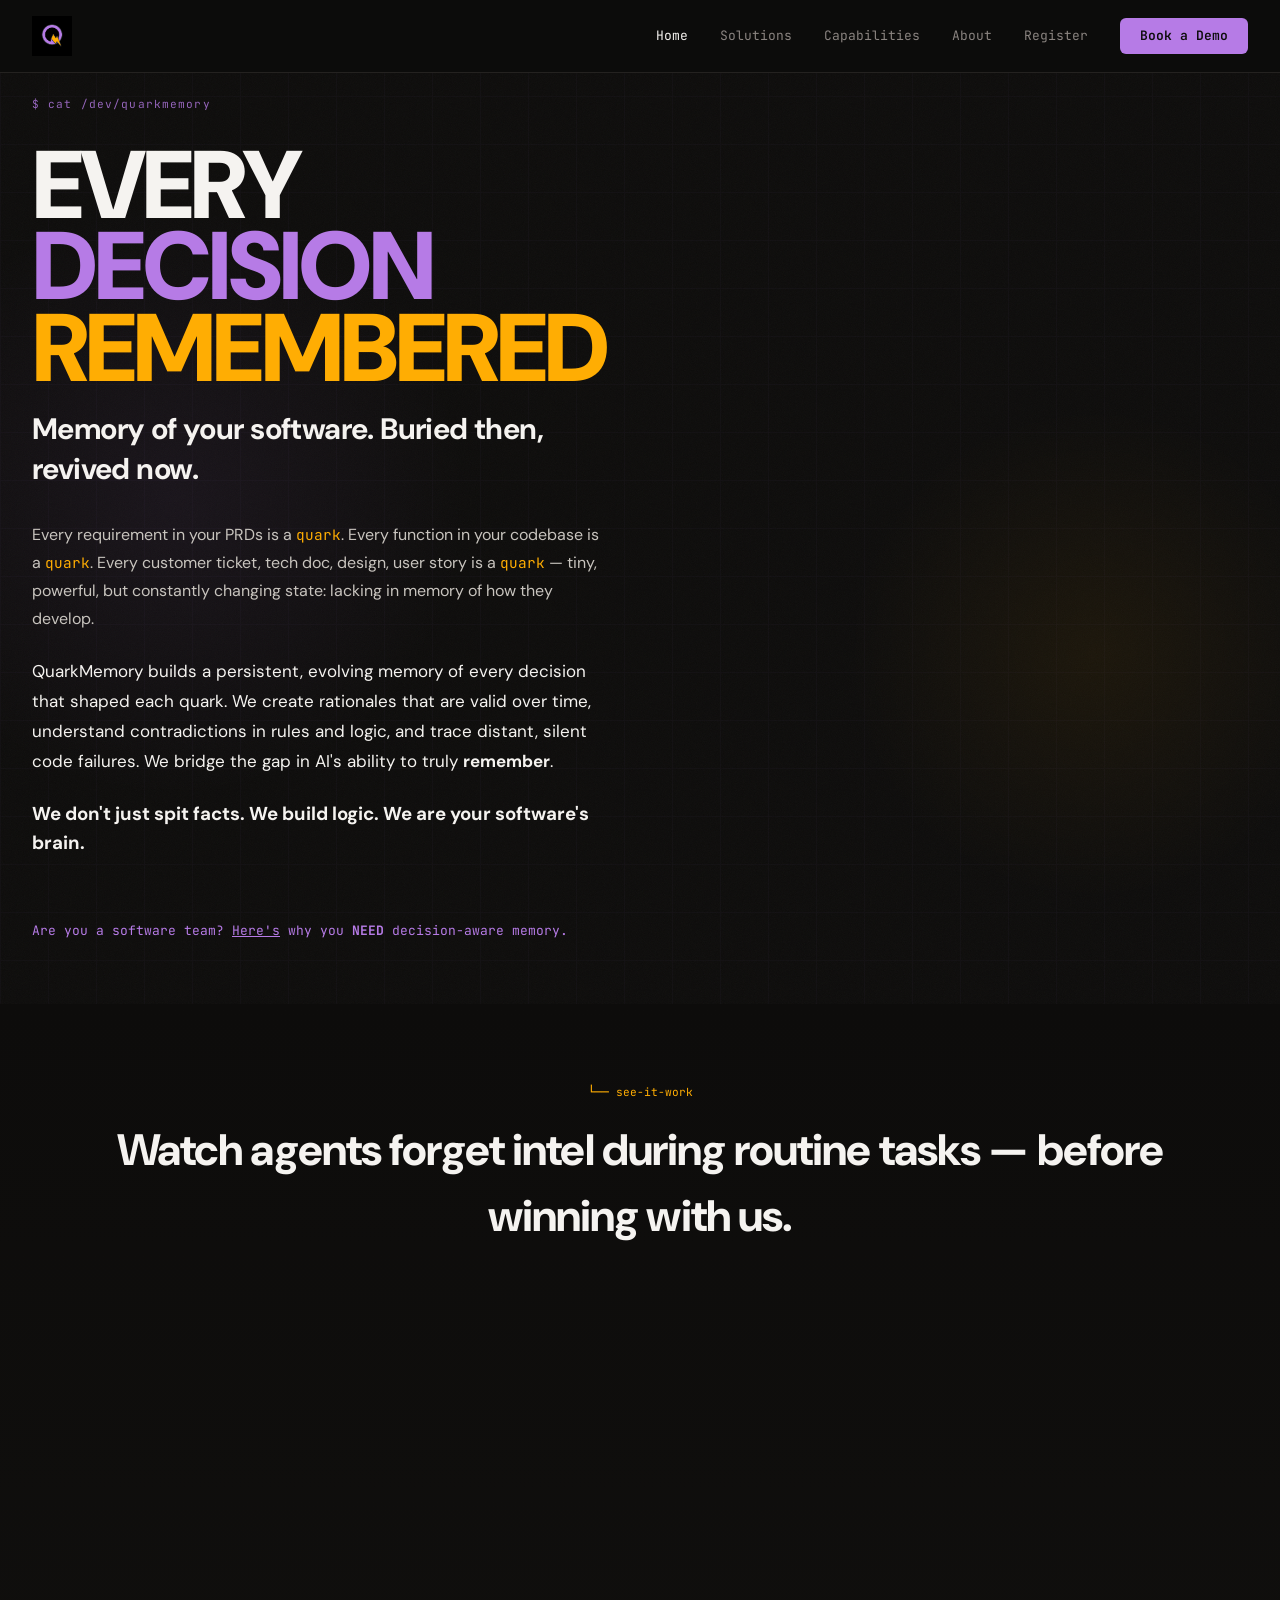
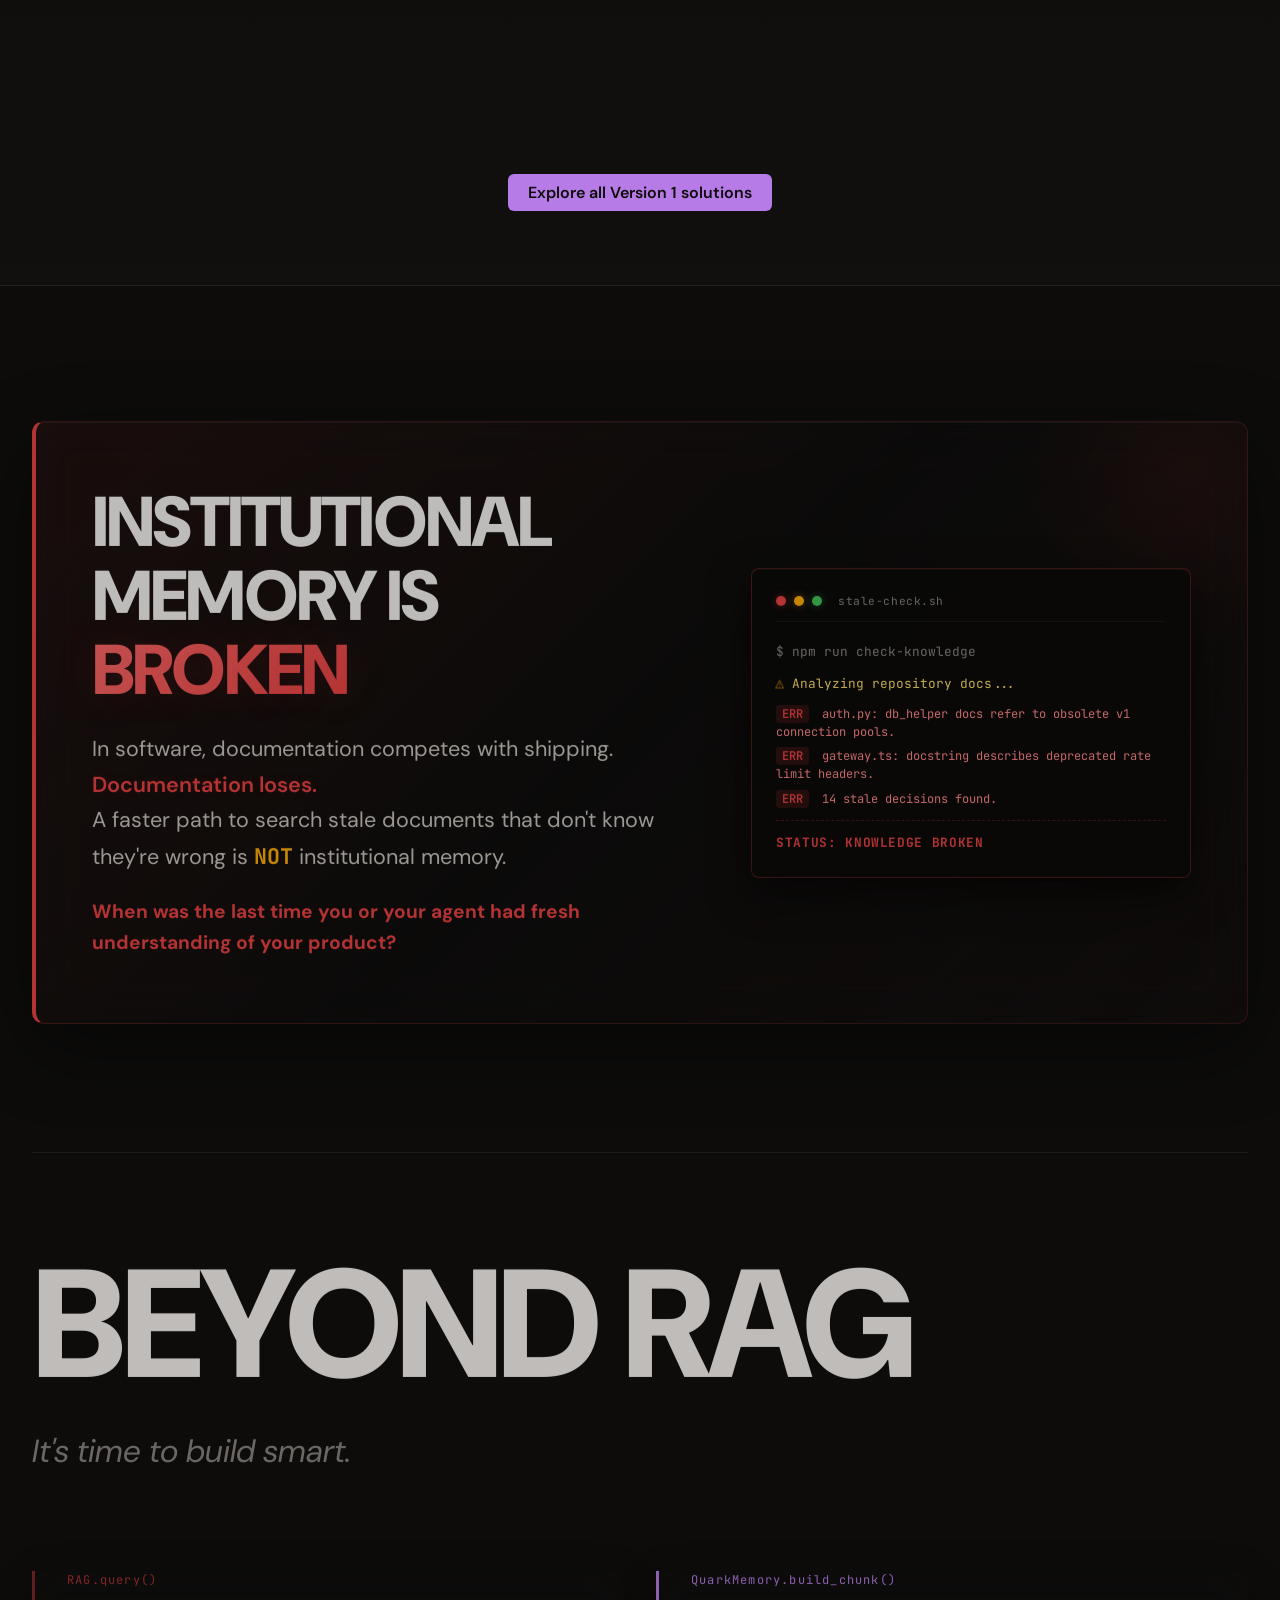
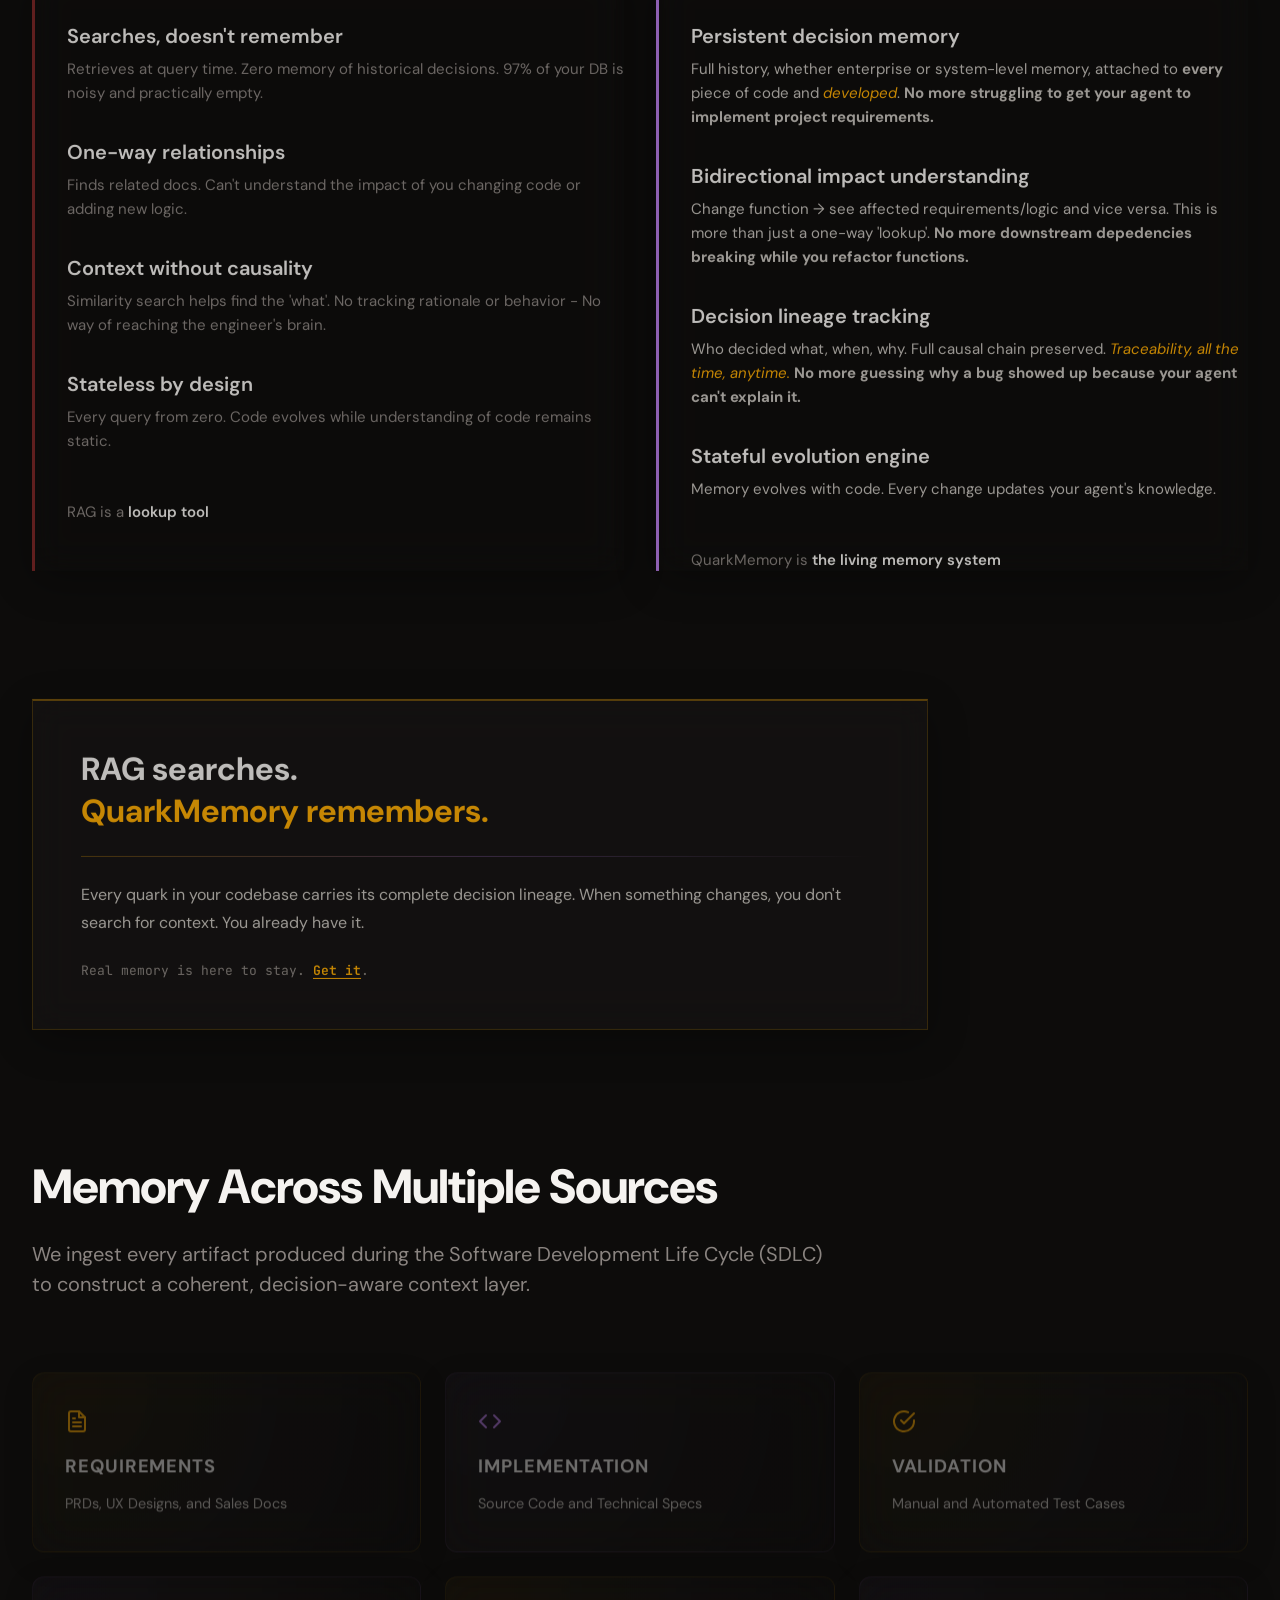
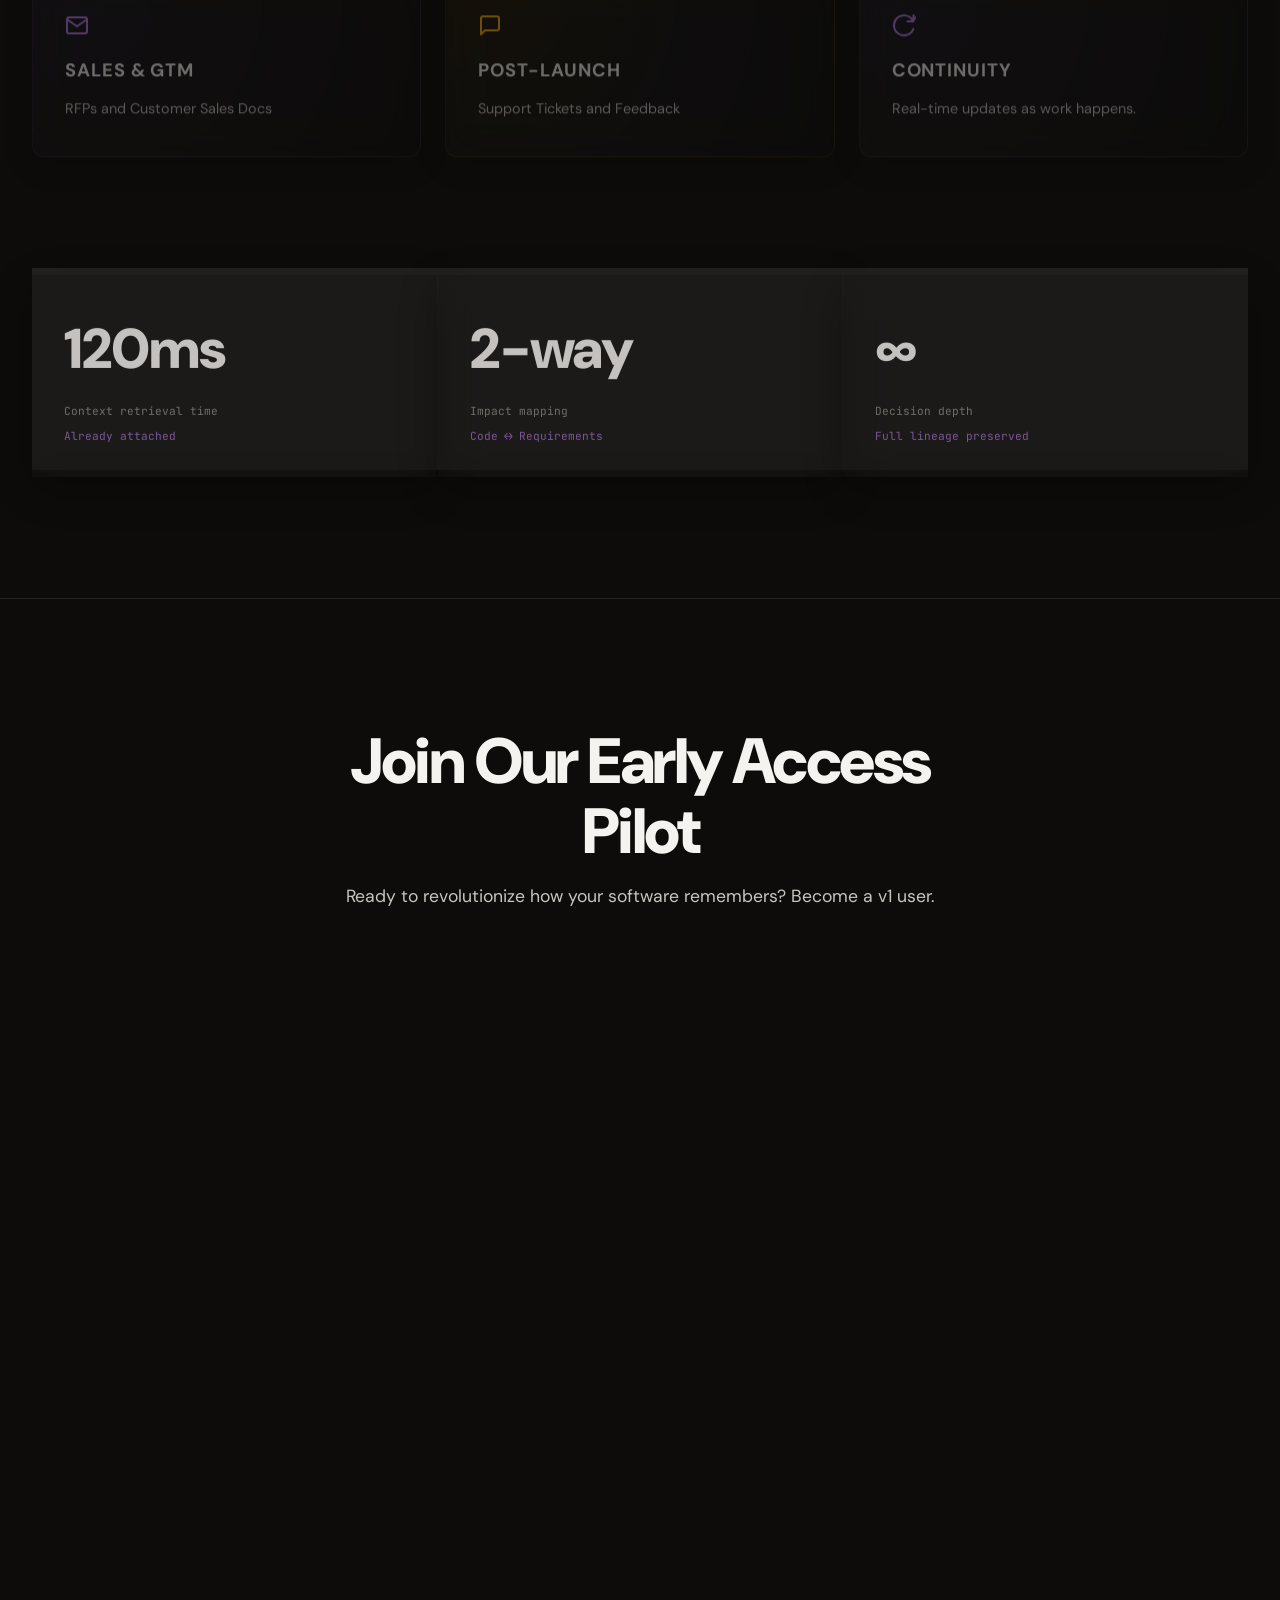
<file: pricing.html>
<!DOCTYPE html>
<html lang="en">
<head>
  <meta charset="UTF-8" />
  <!-- PRICING TEMPORARILY HIDDEN
  <meta http-equiv="refresh" content="0; url=index.html#pricing" />
  <link rel="canonical" href="https://quarkmemory.com/index.html#pricing" />
  -->
  <meta http-equiv="refresh" content="0; url=index.html" />
  <title>QuarkMemory — Pricing</title>
</head>
<body>
  <!-- PRICING TEMPORARILY HIDDEN
  <p><a href="index.html#pricing">View pricing on QuarkMemory</a></p>
  -->
  <p><a href="index.html">Return to QuarkMemory</a></p>
</body>
</html>
</file>
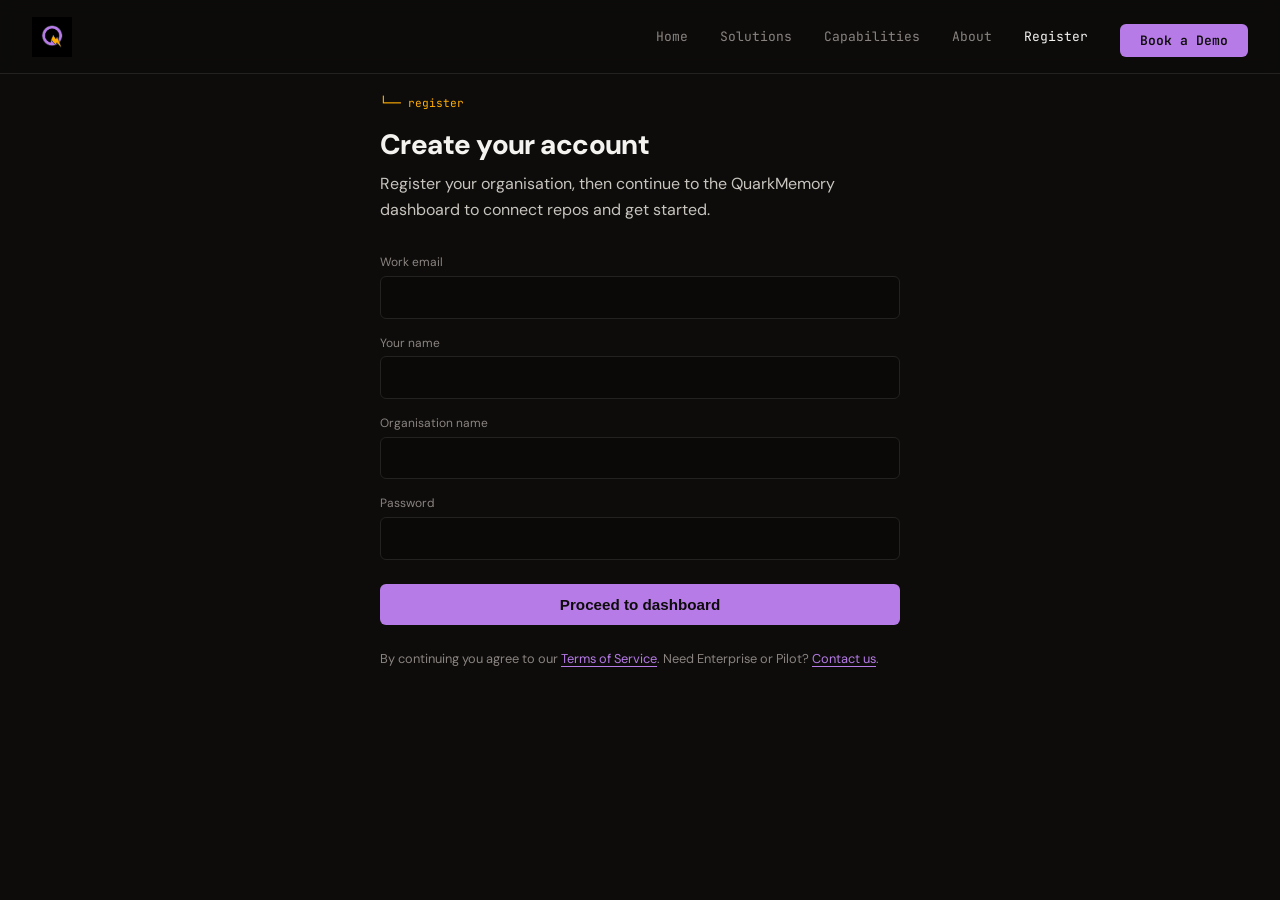
<file: register.html>
<!DOCTYPE html>
<html lang="en">
<head>
  <meta charset="UTF-8" />
  <meta name="viewport" content="width=device-width, initial-scale=1.0" />
  <meta name="qm-api-base" content="https://api.quarkmemory.com" />
  <title>QuarkMemory — Create your account</title>
  <link rel="icon" type="image/png" href="logo.png">
  <link rel="preconnect" href="https://fonts.googleapis.com" />
  <link rel="preconnect" href="https://fonts.gstatic.com" crossorigin />
  <link href="https://fonts.googleapis.com/css2?family=JetBrains+Mono:wght@400;600&family=DM+Sans:wght@400;600;700&display=swap" rel="stylesheet" />
  <style>
    *, *::before, *::after { box-sizing: border-box; margin: 0; padding: 0; }
    :root {
      --background: #0d0c0b;
      --foreground: #f5f3f0;
      --primary: #b67be6;
      --secondary: #ffad03;
      --muted-fg: #8a8480;
      --body-fg: #c8c4be;
      --border: #242220;
      --destructive: #e84040;
      --success: #40c057;
    }
    body {
      background: var(--background);
      color: var(--foreground);
      font-family: 'DM Sans', sans-serif;
      min-height: 100vh;
      padding: 6rem 1.5rem 3rem;
    }
    .mono { font-family: 'JetBrains Mono', monospace; }
    a { color: inherit; text-decoration: none; }
    nav {
      position: fixed; top: 0; left: 0; right: 0; z-index: 50;
      background: rgba(13, 12, 11, 0.92);
      backdrop-filter: blur(8px);
      border-bottom: 1px solid var(--border);
    }
    .nav-inner {
      max-width: 1280px; margin: 0 auto; padding: 1rem 2rem;
      display: flex; align-items: center; justify-content: space-between;
    }
    .nav-logo { width: 40px; height: 40px; background: url('logo.png') center/cover no-repeat; }
    .nav-links {
      display: flex; align-items: center; gap: 2rem;
    }
    .nav-links a {
      font-family: 'JetBrains Mono', monospace;
      font-size: 0.8125rem; color: var(--muted-fg); transition: color 0.15s;
    }
    .nav-links a:hover, .nav-links a.active { color: var(--foreground); }
    .nav-links .btn-primary {
      background: var(--primary);
      color: var(--background) !important;
      font-weight: 600;
      padding: 0.5rem 1.25rem;
      border-radius: 6px;
    }
    .nav-links .btn-primary:hover {
      background: var(--foreground);
    }
    @media (max-width: 900px) {
      .nav-inner { flex-wrap: wrap; gap: 0.75rem; padding: 0.75rem 1rem; }
      .nav-links { width: 100%; justify-content: center; flex-wrap: wrap; gap: 0.5rem 1rem; }
      .nav-links a { font-size: 0.7rem; }
      .nav-links .btn-primary { padding: 0.4rem 0.75rem; font-size: 0.7rem; }
    }
    .wrap { max-width: 520px; margin: 0 auto; }
    .tag { font-size: 0.7rem; color: var(--secondary); margin-bottom: 1rem; }
    h1 { font-size: 1.75rem; font-weight: 800; margin-bottom: 0.5rem; letter-spacing: -0.02em; }
    .lead { color: var(--body-fg); margin-bottom: 2rem; line-height: 1.6; }
    .plan-badge {
      display: inline-block;
      padding: 0.25rem 0.65rem;
      border-radius: 999px;
      border: 1px solid rgba(182, 123, 230, 0.35);
      background: rgba(182, 123, 230, 0.12);
      color: var(--primary);
      font-family: 'JetBrains Mono', monospace;
      font-size: 0.65rem;
      margin-bottom: 1.25rem;
    }
    form { display: grid; gap: 1rem; }
    label { display: block; font-size: 0.75rem; color: var(--muted-fg); margin-bottom: 0.35rem; }
    input {
      width: 100%;
      padding: 0.65rem 0.75rem;
      border-radius: 6px;
      border: 1px solid var(--border);
      background: rgba(0,0,0,0.25);
      color: var(--foreground);
      font-family: inherit;
      font-size: 0.95rem;
    }
    input:focus { outline: none; border-color: var(--primary); }
    .btn-primary {
      margin-top: 0.5rem;
      background: var(--primary);
      color: var(--background);
      font-weight: 700;
      padding: 0.75rem 1rem;
      border: none;
      border-radius: 6px;
      cursor: pointer;
      font-size: 0.95rem;
    }
    .btn-primary:disabled { opacity: 0.6; cursor: wait; }
    .error {
      display: none;
      padding: 0.75rem;
      border-radius: 6px;
      border: 1px solid rgba(232, 64, 64, 0.35);
      background: rgba(232, 64, 64, 0.08);
      color: #ff8787;
      font-size: 0.85rem;
      line-height: 1.5;
    }
    .error.visible { display: block; }
    .fine { margin-top: 1.5rem; font-size: 0.8rem; color: var(--muted-fg); line-height: 1.6; }
    .fine a { color: var(--primary); text-decoration: underline; text-underline-offset: 3px; }
  </style>
</head>
<body>
  <nav id="qm-site-nav" data-active="register"></nav>
  <script src="js/nav.js"></script>

  <div class="wrap">
    <div class="tag mono">└── register</div>
    <div class="plan-badge" id="plan-badge" style="display:none;"></div>
    <h1>Create your account</h1>
    <p class="lead">Register your organisation, then continue to the QuarkMemory dashboard to connect repos and get started.</p>

    <div class="error" id="form-error" role="alert"></div>

    <form id="register-form" novalidate>
      <div>
        <label for="email">Work email</label>
        <input id="email" name="email" type="email" autocomplete="email" required />
      </div>
      <div>
        <label for="display_name">Your name</label>
        <input id="display_name" name="display_name" type="text" autocomplete="name" />
      </div>
      <div>
        <label for="org_display_name">Organisation name</label>
        <input id="org_display_name" name="org_display_name" type="text" required />
      </div>
      <div>
        <label for="password">Password</label>
        <input id="password" name="password" type="password" autocomplete="new-password" minlength="8" required />
      </div>
      <button type="submit" class="btn-primary" id="submit-btn">Proceed to dashboard</button>
    </form>

    <p class="fine">By continuing you agree to our <a href="terms.html">Terms of Service</a>. Need Enterprise or Pilot? <a href="index.html#demo">Contact us</a>.</p>
  </div>

  <script src="js/billing.js"></script>
  <script>
    document.addEventListener("DOMContentLoaded", () => {
      const params = new URLSearchParams(window.location.search);
      const plan = QMBilling.parsePlan(params.get("plan"));
      const badge = document.getElementById("plan-badge");
      const form = document.getElementById("register-form");
      const errorEl = document.getElementById("form-error");
      const submitBtn = document.getElementById("submit-btn");

      if (plan) {
        const planLabel = plan === "pro" ? "Pro · $59.99/mo" : "Team · $299.99/mo";
        badge.textContent = `Plan: ${planLabel}`;
        badge.style.display = "inline-block";
      }

      form.addEventListener("submit", async (e) => {
        e.preventDefault();
        errorEl.classList.remove("visible");
        submitBtn.disabled = true;
        submitBtn.textContent = "Creating account…";

        const data = Object.fromEntries(new FormData(form).entries());
        try {
          await QMBilling.registerAndGoToAdmin(data);
        } catch (err) {
          errorEl.textContent = err.message || "Something went wrong. Try again or email admin@quarkmemory.com.";
          errorEl.classList.add("visible");
          submitBtn.disabled = false;
          submitBtn.textContent = "Proceed to dashboard";
        }
      });
    });
  </script>
</body>
</html>
</file>
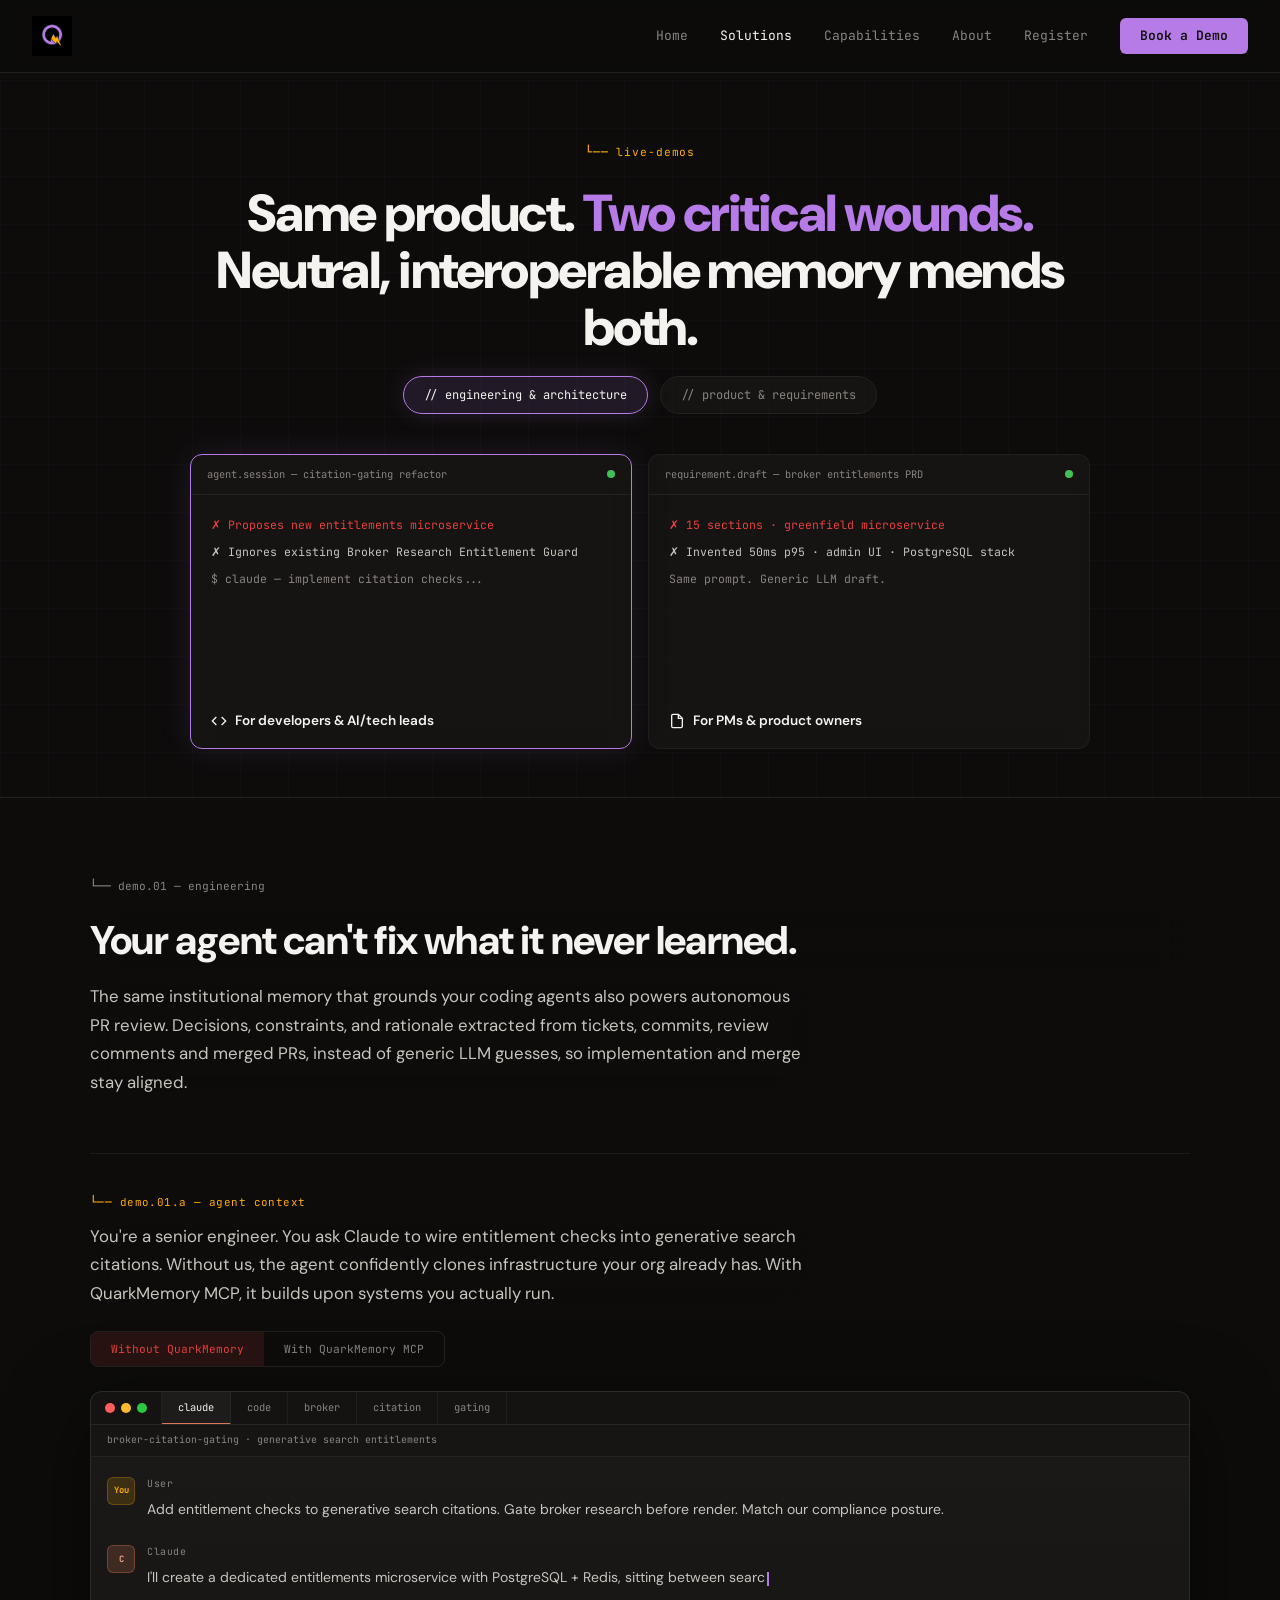
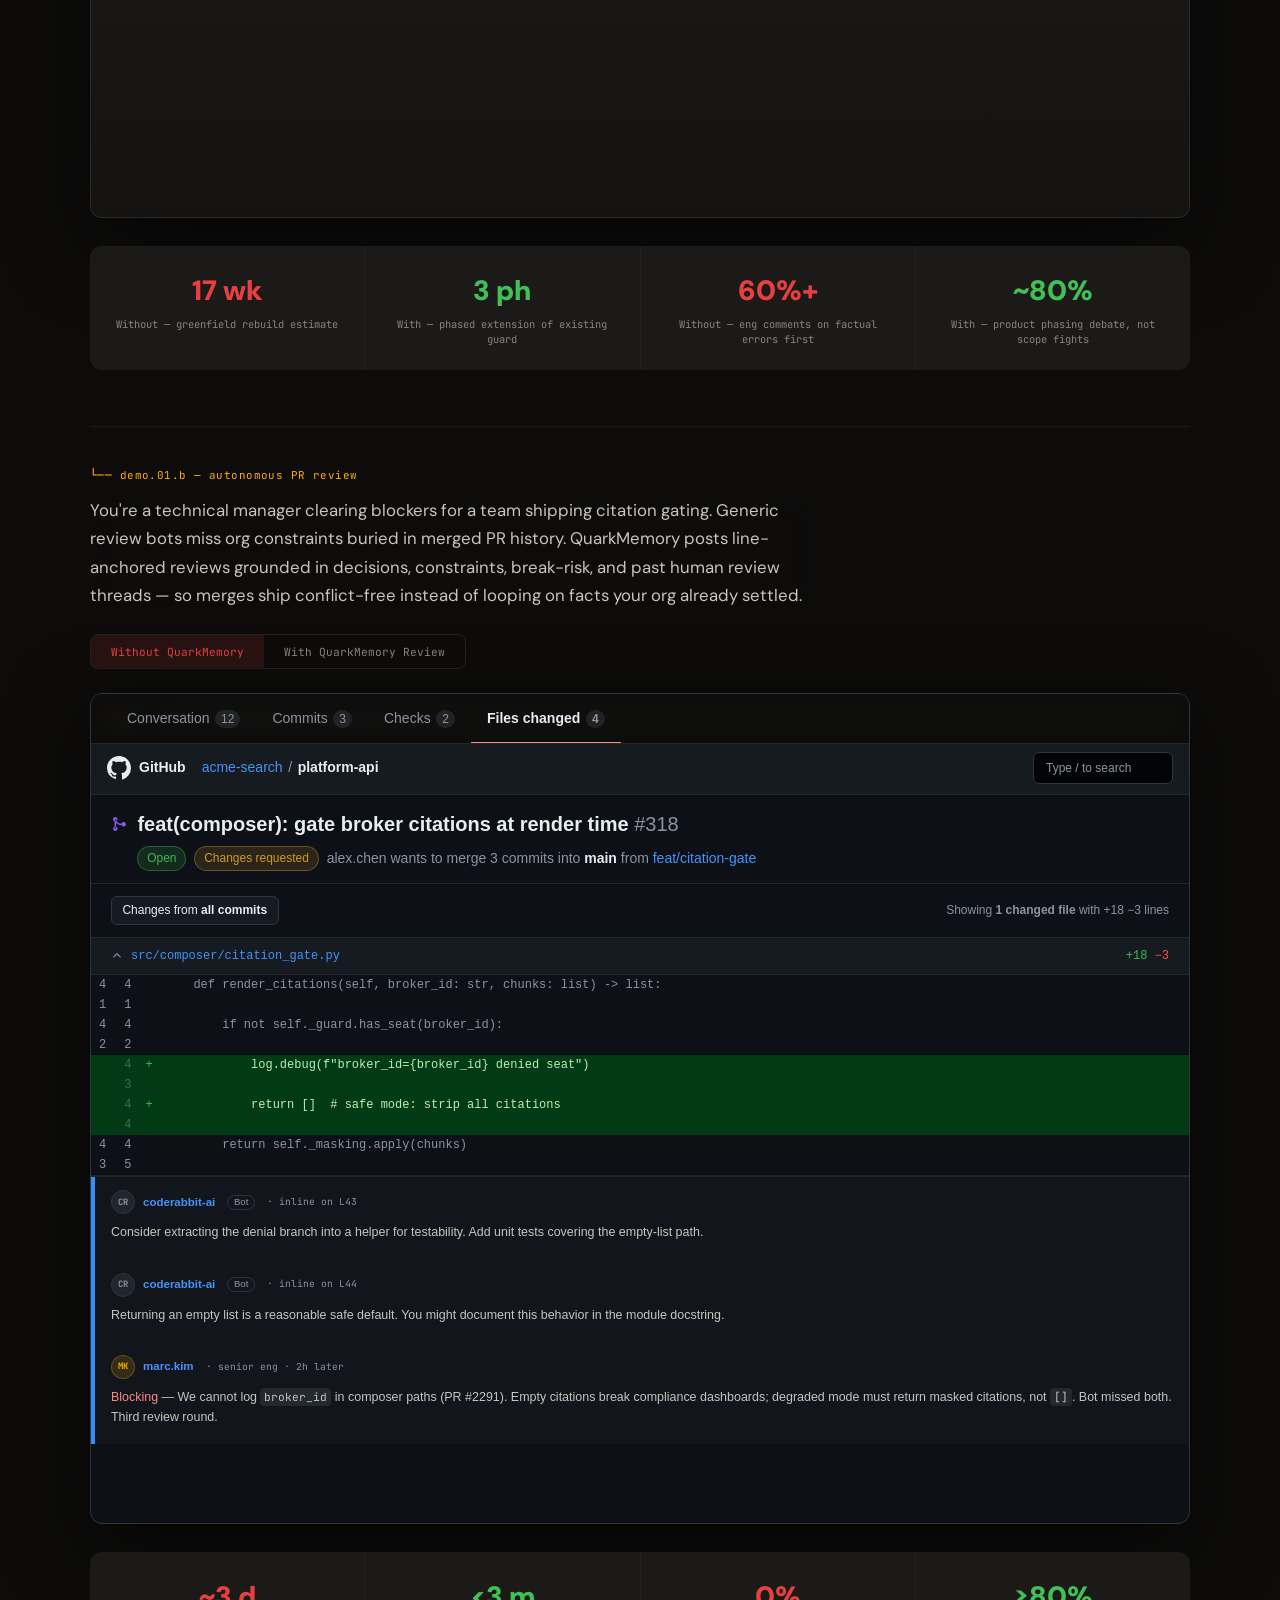
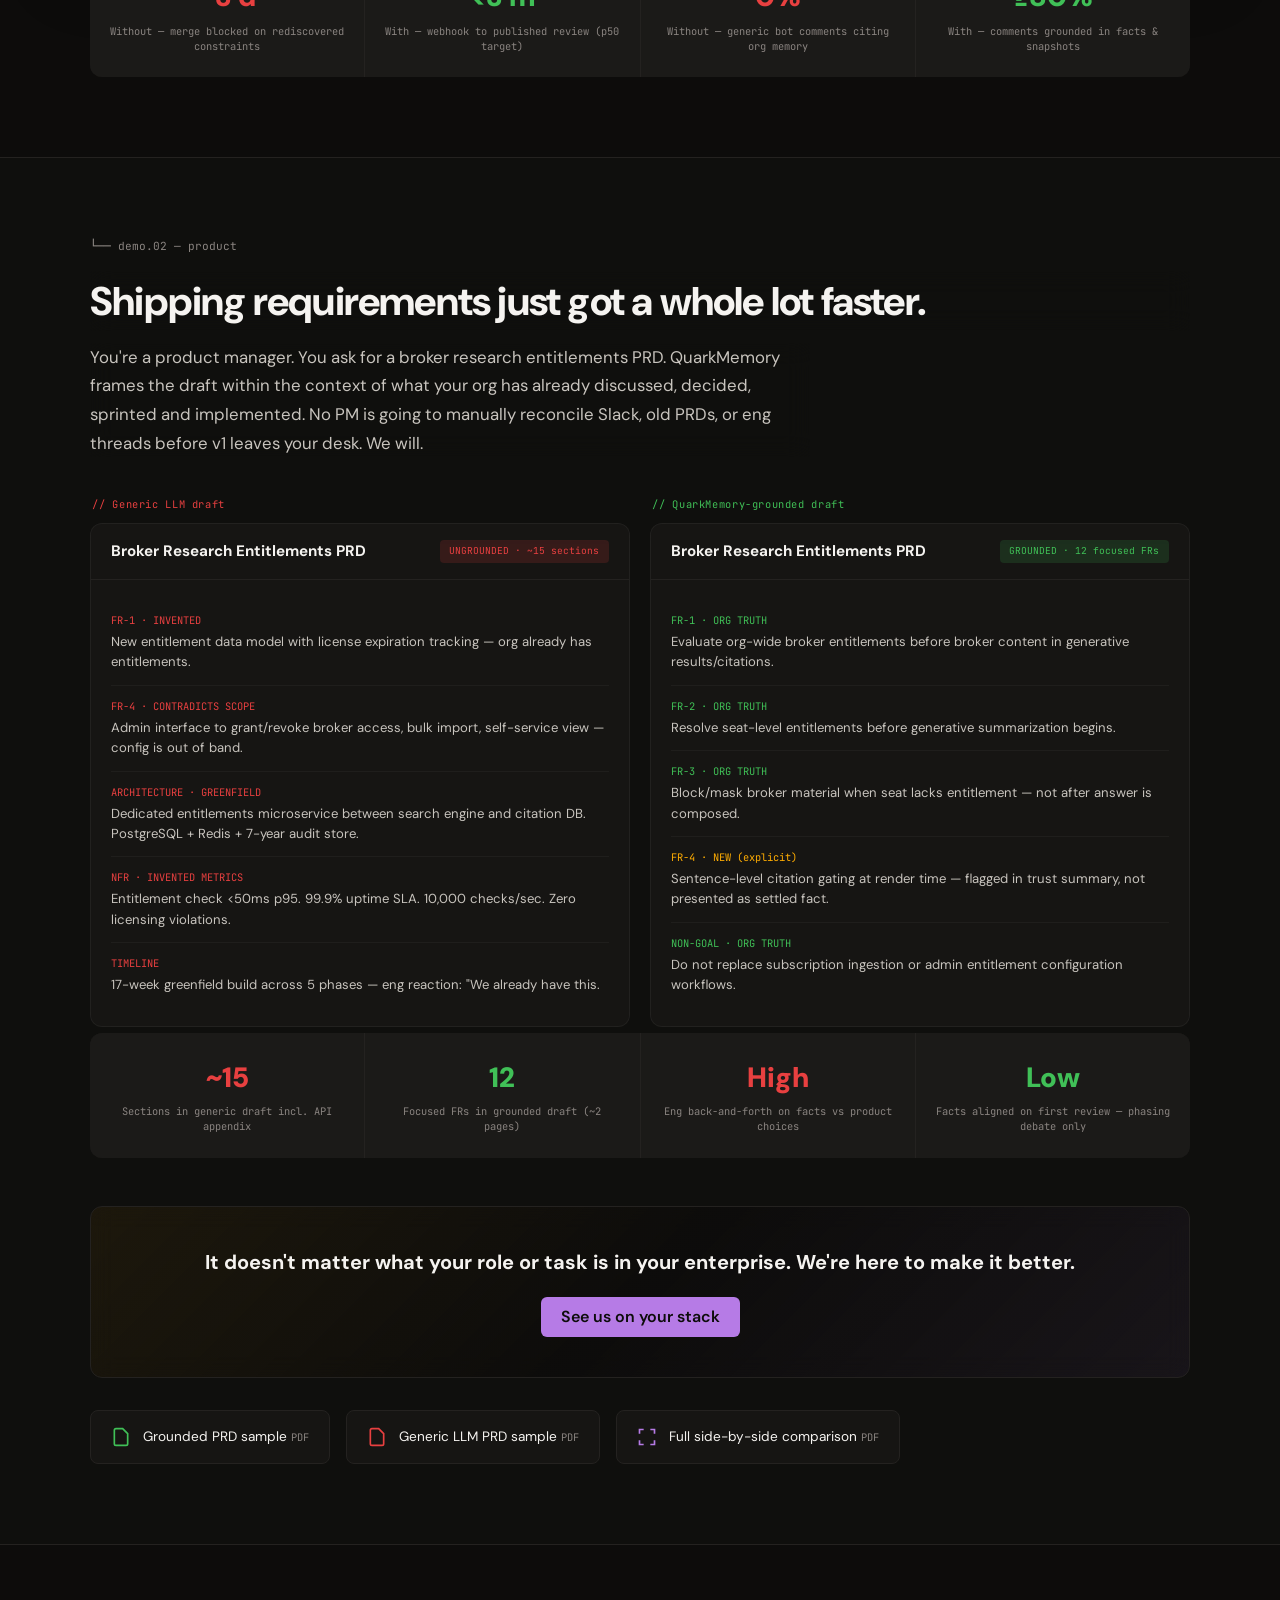
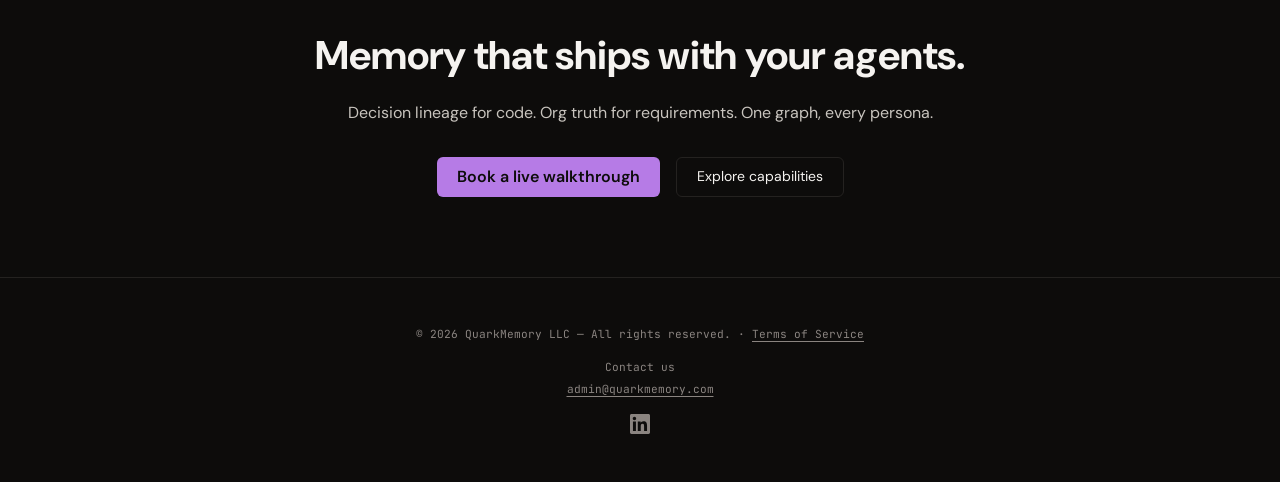
<file: solutions.html>
<!DOCTYPE html>
<html lang="en">

<head>
  <meta charset="UTF-8" />
  <meta name="viewport" content="width=device-width, initial-scale=1.0" />
  <title>QuarkMemory — Solutions &amp; Live Demos</title>
  <link rel="icon" type="image/png" href="logo.png">
  <link rel="preconnect" href="https://fonts.googleapis.com" />
  <link rel="preconnect" href="https://fonts.gstatic.com" crossorigin />
  <link
    href="https://fonts.googleapis.com/css2?family=JetBrains+Mono:wght@400;500;600;700&family=DM+Sans:ital,opsz,wght@0,9..40,300;0,9..40,400;0,9..40,500;0,9..40,600;0,9..40,700;0,9..40,800;0,9..40,900;1,9..40,300;1,9..40,400&display=swap"
    rel="stylesheet" />
  <style>
    *, *::before, *::after { box-sizing: border-box; margin: 0; padding: 0; }

    :root {
      --background: #0d0c0b;
      --background-raised: rgba(19, 18, 16, 0.5);
      --foreground: #f5f3f0;
      --card: rgba(30, 28, 26, 0.5);
      --card-border: rgba(255, 255, 255, 0.05);
      --primary: #b67be6;
      --secondary: #ffad03;
      --muted-fg: #8a8480;
      --body-fg: #c8c4be;
      --border: #242220;
      --destructive: #e84040;
      --success: #40c057;
    }

    html { font-size: 16px; scroll-behavior: smooth; overflow-x: hidden; }
    body {
      background: var(--background);
      color: var(--foreground);
      font-family: 'DM Sans', -apple-system, BlinkMacSystemFont, sans-serif;
      line-height: 1.5;
      overflow-x: hidden;
      max-width: 100%;
      -webkit-text-size-adjust: 100%;
    }
    .mono { font-family: 'JetBrains Mono', monospace; }
    a { color: inherit; text-decoration: none; }
    h1, h2, h3, h4, p, li, span { overflow-wrap: break-word; }
    .mono, pre, code { overflow-wrap: anywhere; }

    .btn-primary {
      background: var(--primary);
      color: var(--background) !important;
      font-weight: 600;
      padding: 0.5rem 1.25rem;
      border-radius: 6px;
      transition: all 0.2s;
      display: inline-block;
    }
    .btn-primary:hover { background: var(--foreground); transform: translateY(-1px); }
    .btn-ghost {
      border: 1px solid var(--border);
      color: var(--foreground);
      padding: 0.5rem 1.25rem;
      border-radius: 6px;
      font-size: 0.875rem;
      transition: all 0.2s;
      display: inline-block;
    }
    .btn-ghost:hover { border-color: var(--primary); color: var(--primary); }

    .glass-anim {
      opacity: 0;
      transform: translateY(24px);
      transition: all 0.8s cubic-bezier(0.25, 1, 0.5, 1);
    }
    .glass-anim.active {
      opacity: 1;
      transform: translateY(0);
    }

    .demo-panel,
    .metrics-row,
    .launch-card,
    .prd-doc,
    .story-connector,
    .sol-section h2,
    .sol-section .lead {
      backdrop-filter: blur(12px);
      -webkit-backdrop-filter: blur(12px);
    }

    nav {
      position: fixed; top: 0; left: 0; right: 0; z-index: 50;
      background: rgba(13, 12, 11, 0.92);
      backdrop-filter: blur(8px);
      border-bottom: 1px solid var(--border);
    }
    .nav-inner {
      max-width: 1280px; margin: 0 auto; padding: 1rem 2rem;
      display: flex; align-items: center; justify-content: space-between;
    }
    .nav-logo { width: 40px; height: 40px; background: url('logo.png') center/cover no-repeat; }
    .nav-links { display: flex; align-items: center; gap: 2rem; }
    .nav-links a {
      font-family: 'JetBrains Mono', monospace;
      font-size: 0.8125rem; color: var(--muted-fg); transition: color 0.15s;
    }
    .nav-links a:hover, .nav-links a.active { color: var(--foreground); }

    main { padding-top: 5rem; }

    /* HERO */
    .sol-hero {
      padding: 4rem 2rem 3rem;
      border-bottom: 1px solid var(--border);
      position: relative;
      overflow: hidden;
    }
    .sol-hero::before {
      content: '';
      position: absolute; inset: 0;
      opacity: 0.03;
      background-image:
        linear-gradient(rgba(182, 123, 230, 0.8) 1px, transparent 1px),
        linear-gradient(90deg, rgba(182, 123, 230, 0.8) 1px, transparent 1px);
      background-size: 48px 48px;
    }
    .sol-hero-inner { max-width: 900px; margin: 0 auto; position: relative; z-index: 1; text-align: center; }
    .sol-tag { font-size: 0.7rem; color: var(--secondary); margin-bottom: 1.5rem; letter-spacing: 0.08em; }
    .sol-hero h1 {
      font-size: clamp(2rem, 5vw, 3.25rem);
      font-weight: 900; letter-spacing: -0.03em; line-height: 1.1; margin-bottom: 1.25rem;
    }
    .sol-hero h1 span { color: var(--primary); }
    .sol-hero p { color: var(--body-fg); font-size: 1.1rem; max-width: 640px; margin: 0 auto 2rem; }

    .persona-pills {
      display: flex; flex-wrap: wrap; gap: 0.75rem; justify-content: center; margin-bottom: 2.5rem;
    }
    .persona-pill {
      font-family: 'JetBrains Mono', monospace;
      font-size: 0.75rem;
      padding: 0.6rem 1.25rem;
      border-radius: 999px;
      border: 1px solid var(--border);
      background: var(--card);
      color: var(--muted-fg);
      cursor: pointer;
      transition: all 0.25s;
    }
    .persona-pill:hover { border-color: var(--primary); color: var(--foreground); }
    .persona-pill.active {
      border-color: var(--primary);
      background: rgba(182, 123, 230, 0.12);
      color: var(--foreground);
      box-shadow: 0 0 24px rgba(182, 123, 230, 0.15);
    }

    /* LAUNCH REEL */
    .launch-reel {
      max-width: 1100px; margin: 0 auto;
      display: grid; grid-template-columns: 1fr 1fr; gap: 1rem;
    }
    .launch-card {
      background: var(--card);
      border: 1px solid var(--card-border);
      border-radius: 12px;
      overflow: hidden;
      cursor: pointer;
      transition: all 0.3s;
      text-align: left;
    }
    .launch-card:hover { border-color: rgba(182, 123, 230, 0.35); transform: translateY(-2px); }
    .launch-card.active { border-color: var(--primary); box-shadow: 0 0 32px rgba(182, 123, 230, 0.12); }
    .launch-card-header {
      padding: 0.75rem 1rem;
      border-bottom: 1px solid var(--border);
      display: flex; align-items: center; justify-content: space-between;
      font-family: 'JetBrains Mono', monospace; font-size: 0.65rem; color: var(--muted-fg);
    }
    .launch-dot { width: 8px; height: 8px; border-radius: 50%; background: var(--success); animation: pulse-dot 2s infinite; }
    @keyframes pulse-dot { 0%, 100% { opacity: 1; } 50% { opacity: 0.4; } }
    .launch-screen {
      padding: 1.25rem;
      min-height: 200px;
      font-family: 'JetBrains Mono', monospace;
      font-size: 0.72rem;
      line-height: 1.65;
      color: var(--body-fg);
      position: relative;
    }
    .launch-label {
      padding: 1rem 1.25rem;
      font-size: 0.85rem; font-weight: 600; color: var(--foreground);
      display: flex; align-items: center; gap: 0.5rem;
    }
    .launch-label svg { flex-shrink: 0; }

    /* SECTIONS */
    .sol-section {
      padding: 5rem 2rem;
      border-bottom: 1px solid var(--border);
    }
    .sol-section-inner { max-width: 1100px; margin: 0 auto; min-width: 0; }
    .sol-section-tag {
      font-family: 'JetBrains Mono', monospace;
      font-size: 0.7rem; color: var(--muted-fg); margin-bottom: 1rem;
    }
    .sol-section h2 {
      font-size: clamp(1.75rem, 4vw, 2.5rem);
      font-weight: 800; letter-spacing: -0.02em; margin-bottom: 0.75rem;
    }
    .sol-section .lead {
      color: var(--body-fg); font-size: 1.05rem; max-width: 720px; margin-bottom: 2.5rem; line-height: 1.7;
    }

    /* DEMO TOGGLE */
    .demo-toggle {
      display: inline-flex;
      border: 1px solid var(--border);
      border-radius: 8px;
      overflow: hidden;
      margin-bottom: 1.5rem;
    }
    .demo-toggle button {
      font-family: 'JetBrains Mono', monospace;
      font-size: 0.7rem;
      padding: 0.6rem 1.25rem;
      border: none;
      background: transparent;
      color: var(--muted-fg);
      cursor: pointer;
      transition: all 0.2s;
    }
    .demo-toggle button.active {
      background: rgba(232, 64, 64, 0.12);
      color: var(--destructive);
    }
    .demo-toggle button.active.good {
      background: rgba(64, 192, 87, 0.12);
      color: var(--success);
    }

    /* CLAUDE-STYLE AGENT PANEL */
    .demo-panel {
      background: #1a1918;
      border: 1px solid rgba(255, 255, 255, 0.08);
      border-radius: 12px;
      overflow: hidden;
      box-shadow: 0 24px 80px rgba(0, 0, 0, 0.55);
    }
    .claude-window-top {
      display: flex;
      align-items: stretch;
      border-bottom: 1px solid rgba(255, 255, 255, 0.08);
      background: rgba(0, 0, 0, 0.25);
      overflow: hidden;
    }
    .claude-traffic {
      display: flex;
      align-items: center;
      gap: 6px;
      padding: 0 0.875rem;
      flex-shrink: 0;
      border-right: 1px solid rgba(255, 255, 255, 0.06);
    }
    .claude-traffic span { width: 10px; height: 10px; border-radius: 50%; flex-shrink: 0; }
    .claude-tabs {
      display: flex;
      flex-direction: row;
      flex-wrap: nowrap;
      align-items: stretch;
      flex: 1;
      min-width: 0;
      overflow-x: auto;
      -webkit-overflow-scrolling: touch;
      scrollbar-width: none;
    }
    .claude-tabs::-webkit-scrollbar { display: none; }
    .claude-tab {
      flex: 0 0 auto;
      white-space: nowrap;
      padding: 0.65rem 1rem;
      font-family: 'JetBrains Mono', monospace;
      font-size: 0.65rem;
      color: var(--muted-fg);
      border-right: 1px solid rgba(255, 255, 255, 0.05);
      text-transform: lowercase;
      line-height: 1;
    }
    .claude-tab.active {
      color: var(--foreground);
      background: rgba(255, 255, 255, 0.04);
      border-bottom: 2px solid #d97757;
      margin-bottom: -1px;
    }
    .claude-session-bar {
      padding: 0.5rem 1rem;
      font-family: 'JetBrains Mono', monospace;
      font-size: 0.62rem;
      color: var(--muted-fg);
      border-bottom: 1px solid rgba(255, 255, 255, 0.06);
      background: rgba(0, 0, 0, 0.15);
      white-space: nowrap;
      overflow: hidden;
      text-overflow: ellipsis;
    }
    .demo-panel-body {
      padding: 1.25rem 1rem 1.5rem;
      min-height: 360px;
      background: linear-gradient(180deg, #1a1918 0%, #141312 100%);
    }
    .agent-msg {
      margin-bottom: 1.5rem;
      opacity: 0;
      transform: translateY(8px);
      transition: opacity 0.4s ease, transform 0.4s ease;
    }
    .agent-msg.visible { opacity: 1; transform: translateY(0); }
    .agent-msg-row {
      display: flex;
      gap: 0.75rem;
      align-items: flex-start;
    }
    .agent-avatar {
      width: 28px;
      height: 28px;
      border-radius: 6px;
      flex-shrink: 0;
      display: flex;
      align-items: center;
      justify-content: center;
      font-family: 'JetBrains Mono', monospace;
      font-size: 0.55rem;
      font-weight: 700;
    }
    .agent-avatar.user {
      background: rgba(255, 173, 3, 0.15);
      color: var(--secondary);
      border: 1px solid rgba(255, 173, 3, 0.25);
    }
    .agent-avatar.assistant {
      background: rgba(217, 119, 87, 0.2);
      color: #e8a088;
      border: 1px solid rgba(217, 119, 87, 0.35);
    }
    .agent-avatar.system {
      background: rgba(255, 255, 255, 0.06);
      color: var(--muted-fg);
      border: 1px solid rgba(255, 255, 255, 0.08);
    }
    .agent-content { flex: 1; min-width: 0; }
    .agent-role {
      font-family: 'JetBrains Mono', monospace;
      font-size: 0.62rem;
      letter-spacing: 0.06em;
      margin-bottom: 0.4rem;
      color: var(--muted-fg);
    }
    .agent-bubble {
      font-size: 0.875rem;
      color: var(--body-fg);
      line-height: 1.65;
      padding: 0;
    }
    .agent-bubble.typed::after {
      content: '';
      display: inline-block;
      width: 2px;
      height: 1em;
      background: var(--primary);
      margin-left: 2px;
      vertical-align: text-bottom;
      animation: blink-cursor 0.9s step-end infinite;
    }
    @keyframes blink-cursor {
      0%, 100% { opacity: 1; }
      50% { opacity: 0; }
    }
    .agent-bubble.error { color: #ff8787; }
    .agent-bubble.success { color: #c8f0d0; }
    .agent-bubble .hl-bad { color: #ff8787; font-weight: 500; }
    .agent-bubble .hl-good { color: #69db7c; font-weight: 500; }
    .memory-inject {
      margin: 0 0 1.5rem;
      padding: 1rem 1.125rem;
      border-radius: 10px;
      background: rgba(182, 123, 230, 0.1);
      border: 1px solid rgba(182, 123, 230, 0.28);
      font-family: 'JetBrains Mono', monospace;
      font-size: 0.72rem;
      line-height: 1.7;
      color: var(--body-fg);
      opacity: 0;
      transform: translateY(8px);
      transition: opacity 0.4s ease, transform 0.4s ease;
    }
    .memory-inject.visible { opacity: 1; transform: translateY(0); }
    .memory-inject .mem-label { color: var(--primary); font-size: 0.65rem; margin-bottom: 0.5rem; letter-spacing: 0.04em; }

    /* DEMO SUBSECTIONS */
    .demo-subsection {
      margin-top: 3.5rem;
      padding-top: 2.5rem;
      border-top: 1px solid rgba(255, 255, 255, 0.06);
    }
    .demo-subsection:first-of-type {
      margin-top: 0;
      padding-top: 0;
      border-top: none;
    }
    .demo-sub-tag {
      font-family: 'JetBrains Mono', monospace;
      font-size: 0.68rem;
      color: var(--secondary);
      margin-bottom: 0.75rem;
      letter-spacing: 0.04em;
    }
    .demo-subsection .lead { margin-bottom: 1.5rem; }
    .demo-subsection .metrics-row { margin-top: 1.75rem; }

    /* GITHUB PR REVIEW PANEL */
    .github-panel {
      --gh-canvas: #0d1117;
      --gh-canvas-subtle: #161b22;
      --gh-canvas-inset: #010409;
      --gh-border: #30363d;
      --gh-border-muted: #21262d;
      --gh-fg: #e6edf3;
      --gh-fg-muted: #8b949e;
      --gh-link: #4493f8;
      --gh-success: #3fb950;
      --gh-danger: #f85149;
      --gh-add-bg: #033a16;
      --gh-add-fg: #aff5b4;
      --gh-del-bg: #67060c;
      --gh-del-fg: #ffbfcf;
      --gh-review-line: #388bfd;
      --gh-purple: #8957e5;
      font-family: -apple-system, BlinkMacSystemFont, "Segoe UI", "Noto Sans", Helvetica, Arial, sans-serif;
      background: var(--gh-canvas);
      border: 1px solid var(--gh-border);
      border-radius: 12px;
      overflow: hidden;
      box-shadow: 0 24px 80px rgba(0, 0, 0, 0.55);
      color: var(--gh-fg);
      font-size: 14px;
    }
    .gh-browser-bar {
      display: flex;
      align-items: center;
      gap: 0.75rem;
      padding: 0.55rem 0.85rem;
      background: #1c1c1e;
      border-bottom: 1px solid #2c2c2e;
    }
    .gh-browser-dots { display: flex; gap: 6px; flex-shrink: 0; }
    .gh-browser-dots span { width: 10px; height: 10px; border-radius: 50%; }
    .gh-browser-url {
      flex: 1;
      min-width: 0;
      padding: 0.35rem 0.75rem;
      border-radius: 6px;
      background: #2c2c2e;
      color: #98989d;
      font-size: 12px;
      white-space: nowrap;
      overflow: hidden;
      text-overflow: ellipsis;
    }
    .gh-site-header {
      display: flex;
      align-items: center;
      gap: 1rem;
      padding: 0.65rem 1rem;
      background: var(--gh-canvas-subtle);
      border-bottom: 1px solid var(--gh-border-muted);
      flex-wrap: wrap;
    }
    .gh-mark {
      display: flex;
      align-items: center;
      gap: 0.5rem;
      color: var(--gh-fg);
      font-weight: 600;
      font-size: 14px;
      flex-shrink: 0;
    }
    .gh-mark svg { fill: var(--gh-fg); }
    .gh-repo-nav {
      display: flex;
      align-items: center;
      gap: 0.35rem;
      font-size: 14px;
      color: var(--gh-link);
      min-width: 0;
    }
    .gh-repo-nav .sep { color: var(--gh-fg-muted); }
    .gh-repo-nav .repo-name { color: var(--gh-fg); font-weight: 600; }
    .gh-search-fake {
      margin-left: auto;
      padding: 0.35rem 0.75rem;
      border: 1px solid var(--gh-border);
      border-radius: 6px;
      background: var(--gh-canvas-inset);
      color: var(--gh-fg-muted);
      font-size: 12px;
      min-width: 140px;
    }
    .gh-pr-page { background: var(--gh-canvas); }
    .gh-pr-header {
      padding: 1rem 1.25rem 0.75rem;
      border-bottom: 1px solid var(--gh-border-muted);
    }
    .gh-pr-title-row {
      display: flex;
      align-items: flex-start;
      gap: 0.65rem;
      margin-bottom: 0.5rem;
    }
    .gh-merge-icon {
      width: 16px;
      height: 16px;
      margin-top: 0.35rem;
      flex-shrink: 0;
      color: var(--gh-purple);
    }
    .gh-pr-title {
      font-size: 1.25rem;
      font-weight: 600;
      line-height: 1.35;
      color: var(--gh-fg);
    }
    .gh-pr-title .num { font-weight: 400; color: var(--gh-fg-muted); }
    .gh-pr-subhead {
      display: flex;
      flex-wrap: wrap;
      align-items: center;
      gap: 0.5rem;
      font-size: 14px;
      color: var(--gh-fg-muted);
      padding-left: 1.65rem;
    }
    .gh-state-label {
      display: inline-block;
      padding: 0.15rem 0.55rem;
      border-radius: 999px;
      font-size: 12px;
      font-weight: 500;
      border: 1px solid transparent;
    }
    .gh-state-label.open {
      color: var(--gh-success);
      background: rgba(63, 185, 80, 0.15);
      border-color: rgba(63, 185, 80, 0.4);
    }
    .gh-state-label.changes {
      color: #d29922;
      background: rgba(210, 153, 34, 0.15);
      border-color: rgba(210, 153, 34, 0.4);
    }
    .gh-pr-nav {
      display: flex;
      gap: 0;
      padding: 0 1.25rem;
      border-bottom: 1px solid var(--gh-border-muted);
      overflow-x: auto;
    }
    .gh-pr-nav-item {
      padding: 0.85rem 1rem;
      font-size: 14px;
      color: var(--gh-fg-muted);
      border-bottom: 2px solid transparent;
      margin-bottom: -1px;
      white-space: nowrap;
    }
    .gh-pr-nav-item.active {
      color: var(--gh-fg);
      border-bottom-color: #fd8c73;
      font-weight: 600;
    }
    .gh-pr-nav-item .counter {
      display: inline-block;
      margin-left: 0.35rem;
      padding: 0 6px;
      border-radius: 999px;
      background: rgba(110, 118, 129, 0.2);
      font-size: 12px;
      color: var(--gh-fg-muted);
    }
    .gh-files-toolbar {
      display: flex;
      align-items: center;
      justify-content: space-between;
      flex-wrap: wrap;
      gap: 0.5rem;
      padding: 0.75rem 1.25rem;
      border-bottom: 1px solid var(--gh-border-muted);
      font-size: 12px;
      color: var(--gh-fg-muted);
    }
    .gh-files-toolbar .btn-gh {
      padding: 0.3rem 0.65rem;
      border: 1px solid var(--gh-border);
      border-radius: 6px;
      background: var(--gh-canvas-subtle);
      color: var(--gh-fg);
      font-size: 12px;
    }
    .gh-file-accordion { border-bottom: 1px solid var(--gh-border-muted); }
    .gh-file-bar {
      display: flex;
      align-items: center;
      gap: 0.5rem;
      padding: 0.55rem 1.25rem;
      background: var(--gh-canvas-subtle);
      border-bottom: 1px solid var(--gh-border-muted);
      font-size: 12px;
    }
    .gh-file-bar svg { color: var(--gh-fg-muted); flex-shrink: 0; }
    .gh-file-path {
      font-family: ui-monospace, SFMono-Regular, "SF Mono", Menlo, Consolas, monospace;
      color: var(--gh-link);
      font-size: 12px;
    }
    .gh-file-stats {
      margin-left: auto;
      font-family: ui-monospace, SFMono-Regular, "SF Mono", Menlo, Consolas, monospace;
      font-size: 12px;
    }
    .gh-file-stats .add { color: var(--gh-success); }
    .gh-file-stats .del { color: var(--gh-danger); }
    .gh-diff-table {
      width: 100%;
      border-collapse: collapse;
      font-family: ui-monospace, SFMono-Regular, "SF Mono", Menlo, Consolas, monospace;
      font-size: 12px;
      line-height: 20px;
    }
    .gh-diff-table td {
      padding: 0 8px;
      vertical-align: top;
      white-space: pre-wrap;
      word-break: break-word;
    }
    .gh-diff-table .ln-old,
    .gh-diff-table .ln-new {
      width: 2.5rem;
      text-align: right;
      color: rgba(139, 148, 158, 0.5);
      user-select: none;
      padding-right: 10px;
    }
    .gh-diff-table .sign {
      width: 1.25rem;
      text-align: center;
      user-select: none;
      padding: 0 4px;
    }
    .gh-diff-table .code { width: 100%; padding-left: 8px; }
    .gh-diff-table tr.ctx td { background: var(--gh-canvas); color: var(--gh-fg-muted); }
    .gh-diff-table tr.add td { background: var(--gh-add-bg); }
    .gh-diff-table tr.add .code { color: var(--gh-add-fg); }
    .gh-diff-table tr.add .sign { color: var(--gh-success); }
    .gh-diff-table tr.del td { background: var(--gh-del-bg); }
    .gh-diff-table tr.del .code { color: var(--gh-del-fg); }
    .gh-diff-table tr.del .sign { color: var(--gh-danger); }
    .pr-review-view {
      border-top: 1px solid var(--gh-border-muted);
    }
    .gh-comment-thread {
      margin: 0;
      border-left: 4px solid var(--gh-review-line);
      background: rgba(255, 255, 255, 0.02);
      opacity: 0;
      transform: translateY(6px);
      transition: opacity 0.4s ease, transform 0.4s ease;
    }
    .gh-comment-thread.visible { opacity: 1; transform: translateY(0); }
    .gh-comment-thread.qm {
      border-left-color: var(--primary);
      background: rgba(182, 123, 230, 0.06);
    }
    .gh-comment-inner { padding: 0.85rem 1rem 1rem; }
    .gh-comment-head {
      display: flex;
      align-items: center;
      gap: 0.5rem;
      margin-bottom: 0.5rem;
      font-size: 0.72rem;
      line-height: 1.3;
    }
    .gh-avatar {
      width: 24px;
      height: 24px;
      border-radius: 50%;
      display: flex;
      align-items: center;
      justify-content: center;
      font-size: 0.55rem;
      font-weight: 700;
      flex-shrink: 0;
      font-family: 'JetBrains Mono', monospace;
    }
    .gh-avatar.cr { background: #21262d; color: #8b949e; border: 1px solid var(--gh-border); }
    .gh-avatar.qm {
      background: rgba(182, 123, 230, 0.25);
      color: var(--primary);
      border: 1px solid rgba(182, 123, 230, 0.35);
    }
    .gh-avatar.human {
      background: rgba(255, 173, 3, 0.15);
      color: var(--secondary);
      border: 1px solid rgba(255, 173, 3, 0.25);
    }
    .gh-comment-author {
      font-weight: 600;
      color: var(--gh-link);
    }
    .gh-label-bot {
      display: inline-block;
      margin-left: 0.25rem;
      padding: 0 0.35rem;
      border: 1px solid var(--gh-border);
      border-radius: 999px;
      font-size: 0.6rem;
      color: var(--gh-fg-muted);
      vertical-align: middle;
    }
    .gh-comment-time {
      color: var(--gh-fg-muted);
      margin-left: 0.25rem;
      font-family: 'JetBrains Mono', monospace;
      font-size: 0.6rem;
    }
    .gh-comment-body {
      font-size: 0.78rem;
      line-height: 1.65;
      color: var(--body-fg);
      padding: 0;
    }
    .gh-comment-body code {
      padding: 0.15em 0.35em;
      border-radius: 4px;
      background: rgba(110, 118, 129, 0.2);
      font-family: 'JetBrains Mono', monospace;
      font-size: 0.9em;
    }
    .gh-comment-body .hl-bad { color: #ff8787; font-weight: 500; }
    .gh-comment-body .hl-good { color: #69db7c; font-weight: 500; }
    .gh-mem-cite {
      display: inline-block;
      margin-top: 0.5rem;
      padding: 0.35rem 0.55rem;
      border-radius: 4px;
      background: rgba(182, 123, 230, 0.12);
      border: 1px solid rgba(182, 123, 230, 0.25);
      font-family: 'JetBrains Mono', monospace;
      font-size: 0.58rem;
      color: var(--primary);
      line-height: 1.5;
    }
    .gh-memory-strip {
      margin: 0;
      padding: 0.85rem 1rem;
      border-bottom: 1px solid rgba(182, 123, 230, 0.22);
      background: rgba(182, 123, 230, 0.08);
      font-family: 'JetBrains Mono', monospace;
      font-size: 0.62rem;
      line-height: 1.65;
      color: var(--body-fg);
      opacity: 0;
      transform: translateY(6px);
      transition: opacity 0.4s ease, transform 0.4s ease;
    }
    .gh-memory-strip.visible { opacity: 1; transform: translateY(0); }
    .gh-memory-strip .mem-label {
      color: var(--primary);
      font-size: 0.58rem;
      margin-bottom: 0.4rem;
      letter-spacing: 0.04em;
    }
    .gh-memory-strip strong { color: var(--foreground); font-weight: 600; }
    .gh-review-summary {
      margin: 0.85rem 1rem 1rem;
      padding: 0.85rem 1rem;
      border-radius: 8px;
      border: 1px solid rgba(255, 255, 255, 0.08);
      font-size: 0.78rem;
      line-height: 1.65;
      color: var(--body-fg);
      opacity: 0;
      transform: translateY(6px);
      transition: opacity 0.4s ease, transform 0.4s ease;
    }
    .gh-review-summary.visible { opacity: 1; transform: translateY(0); }
    .gh-review-summary.bad {
      border-color: rgba(232, 64, 64, 0.35);
      background: rgba(232, 64, 64, 0.1);
    }
    .gh-review-summary.good {
      border-color: rgba(64, 192, 87, 0.35);
      background: rgba(64, 192, 87, 0.1);
    }
    .gh-review-summary.bad strong { color: var(--destructive); font-weight: 700; }
    .gh-review-summary.good strong { color: var(--success); font-weight: 700; }
    .gh-review-summary .gh-summary-muted { color: var(--muted-fg); }

    /* METRICS ROW */
    .metrics-row {
      display: grid;
      grid-template-columns: repeat(4, 1fr);
      gap: 1px;
      background: var(--border);
      margin-top: 2rem;
      border-radius: 12px;
      overflow: hidden;
    }
    .metric-cell {
      background: var(--background-raised);
      padding: 1.5rem 1.25rem;
      text-align: center;
    }
    .metric-num {
      font-size: 1.75rem; font-weight: 900; margin-bottom: 0.35rem;
      font-family: 'DM Sans', sans-serif;
    }
    .metric-num.bad { color: var(--destructive); }
    .metric-num.good { color: var(--success); }
    .metric-label {
      font-family: 'JetBrains Mono', monospace;
      font-size: 0.65rem; color: var(--muted-fg); line-height: 1.4;
    }

    /* PRD COMPARE */
    .prd-grid {
      display: grid;
      grid-template-columns: 1fr 1fr;
      gap: 1.25rem;
      align-items: stretch;
    }
    .prd-col-label {
      font-family: 'JetBrains Mono', monospace;
      font-size: 0.65rem;
      letter-spacing: 0.06em;
      margin-bottom: 0.65rem;
      padding-left: 0.15rem;
    }
    .prd-col-label.bad { color: var(--destructive); }
    .prd-col-label.good { color: var(--success); }
    .prd-doc {
      background: var(--card);
      border: 1px solid var(--card-border);
      border-radius: 12px;
      overflow: hidden;
      height: 100%;
      display: flex;
      flex-direction: column;
    }
    .prd-doc-header {
      padding: 1rem 1.25rem;
      border-bottom: 1px solid var(--border);
      display: flex; align-items: center; justify-content: space-between; flex-wrap: wrap; gap: 0.5rem;
    }
    .prd-doc-title { font-weight: 700; font-size: 0.95rem; }
    .prd-badge {
      font-family: 'JetBrains Mono', monospace;
      font-size: 0.6rem;
      padding: 0.25rem 0.6rem;
      border-radius: 4px;
    }
    .prd-badge.grounded { background: rgba(64,192,87,0.15); color: var(--success); }
    .prd-badge.invented { background: rgba(232,64,64,0.15); color: var(--destructive); }
    .prd-body { padding: 1.25rem; max-height: 420px; overflow-y: auto; flex: 1; }
    .prd-fr {
      padding: 0.75rem 0;
      border-bottom: 1px solid rgba(255,255,255,0.04);
      font-size: 0.85rem;
      line-height: 1.55;
    }
    .prd-fr:last-child { border-bottom: none; }
    .prd-fr-id {
      font-family: 'JetBrains Mono', monospace;
      font-size: 0.65rem;
      margin-bottom: 0.25rem;
    }
    .prd-fr-id.truth { color: var(--success); }
    .prd-fr-id.new { color: var(--secondary); }
    .prd-fr-id.false { color: var(--destructive); }
    .prd-fr p { color: var(--body-fg); font-size: 0.82rem; }

    /* STORY CONNECTOR */
    .story-connector {
      background: linear-gradient(135deg, rgba(255,173,3,0.06) 0%, rgba(13,12,11,0.9) 50%, rgba(182,123,230,0.06) 100%);
      border: 1px solid var(--border);
      border-radius: 12px;
      padding: 2.5rem 2rem;
      text-align: center;
      margin-top: 3rem;
    }
    .story-connector h3 { font-size: 1.25rem; margin-bottom: 1.25rem; }

    /* DOWNLOADS */
    .doc-links {
      display: flex; flex-wrap: wrap; gap: 1rem; margin-top: 2rem;
    }
    .doc-link {
      display: flex; align-items: center; gap: 0.75rem;
      padding: 1rem 1.25rem;
      border: 1px solid var(--border);
      border-radius: 8px;
      background: var(--card);
      font-size: 0.85rem;
      transition: all 0.2s;
    }
    .doc-link:hover { border-color: var(--primary); }
    .doc-link span { color: var(--muted-fg); font-family: 'JetBrains Mono', monospace; font-size: 0.65rem; }

    /* CTA */
    .sol-cta {
      padding: 5rem 2rem;
      text-align: center;
    }
    .sol-cta h2 { font-size: clamp(1.75rem, 4vw, 2.5rem); margin-bottom: 1rem; }
    .sol-cta p { color: var(--body-fg); margin-bottom: 2rem; }
    .sol-cta-btns { display: flex; flex-wrap: wrap; gap: 1rem; justify-content: center; }

    footer {
      background: var(--background);
      border-top: 1px solid var(--border);
      padding: 3rem 2rem; text-align: center;
    }
    footer p { font-family: 'JetBrains Mono', monospace; font-size: 0.7rem; color: var(--muted-fg); }
    footer a { color: var(--muted-fg); text-decoration: underline; text-underline-offset: 3px; transition: color 0.15s; }
    footer a:hover { color: var(--foreground); }
    .footer-inner { display: flex; flex-direction: column; align-items: center; gap: 1rem; }
    .footer-contact { display: flex; flex-direction: column; align-items: center; gap: 0.35rem; }
    .footer-contact-label { font-size: 0.7rem; color: var(--muted-fg); }
    .footer-email { font-size: 0.7rem; }
    .footer-linkedin { display: inline-flex; color: var(--muted-fg); text-decoration: none; transition: color 0.15s; }
    .footer-linkedin:hover { color: var(--foreground); }

    .hidden { display: none !important; }

    @media (max-width: 900px) {
      .launch-reel, .prd-grid { grid-template-columns: 1fr; }
      .metrics-row { grid-template-columns: 1fr 1fr; }
      .prd-body { max-height: 320px; }
      .gh-search-fake { display: none; }
    }
    @media (max-width: 768px) {
      .nav-inner { flex-wrap: wrap; gap: 0.75rem; padding: 0.75rem 1rem; }
      .nav-links { width: 100%; justify-content: center; flex-wrap: wrap; gap: 0.5rem 1rem; }
      .nav-links a { font-size: 0.7rem; }
      .btn-primary { padding: 0.4rem 0.75rem; font-size: 0.7rem; }
    }
    @media (max-width: 640px) {
      .sol-hero, .sol-section { padding: 3rem 1rem; }
      .metrics-row { grid-template-columns: 1fr; }
      footer p { line-height: 1.6; max-width: 20rem; margin: 0 auto; }
    }
  </style>
</head>

<body>

  <nav id="qm-site-nav"></nav>
  <script src="js/nav.js"></script>

  <main>
    <section class="sol-hero">
      <div class="sol-hero-inner glass-anim">
        <div class="sol-tag mono">└── live-demos</div>
        <h1>Same product. <span>Two critical wounds.</span><br>Neutral, interoperable memory mends both.</h1>

        <div class="persona-pills">
          <button type="button" class="persona-pill active" data-target="engineering">// engineering &amp; architecture</button>
          <button type="button" class="persona-pill" data-target="product">// product &amp; requirements</button>
        </div>

        <div class="launch-reel">
          <a href="#engineering" class="launch-card active" id="launch-eng">
            <div class="launch-card-header">
              <span>agent.session — citation-gating refactor</span>
              <span class="launch-dot"></span>
            </div>
            <div class="launch-screen" id="launch-eng-screen">
              <div style="color: var(--destructive);">✗ Proposes new entitlements microservice</div>
              <div style="margin-top: 0.5rem;">✗ Ignores existing Broker Research Entitlement Guard</div>
              <div style="margin-top: 0.5rem; color: var(--muted-fg);">$ claude — implement citation checks...</div>
            </div>
            <div class="launch-label">
              <svg width="16" height="16" viewBox="0 0 24 24" fill="none" stroke="currentColor" stroke-width="2"><polyline points="16 18 22 12 16 6"></polyline><polyline points="8 6 2 12 8 18"></polyline></svg>
              For developers &amp; AI/tech leads
            </div>
          </a>
          <a href="#product" class="launch-card" id="launch-pm">
            <div class="launch-card-header">
              <span>requirement.draft — broker entitlements PRD</span>
              <span class="launch-dot"></span>
            </div>
            <div class="launch-screen" id="launch-pm-screen">
              <div style="color: var(--destructive);">✗ 15 sections · greenfield microservice</div>
              <div style="margin-top: 0.5rem;">✗ Invented 50ms p95 · admin UI · PostgreSQL stack</div>
              <div style="margin-top: 0.5rem; color: var(--muted-fg);">Same prompt. Generic LLM draft.</div>
            </div>
            <div class="launch-label">
              <svg width="16" height="16" viewBox="0 0 24 24" fill="none" stroke="currentColor" stroke-width="2"><path d="M14 2H6a2 2 0 0 0-2 2v16a2 2 0 0 0 2 2h12a2 2 0 0 0 2-2V8z"></path><polyline points="14 2 14 8 20 8"></polyline></svg>
              For PMs &amp; product owners
            </div>
          </a>
        </div>
      </div>
    </section>

    <!-- ENGINEERING DEMO -->
    <section class="sol-section glass-anim" id="engineering">
      <div class="sol-section-inner">
        <div class="sol-section-tag mono">└── demo.01 — engineering</div>
        <h2>Your agent can't fix what it never learned.</h2>
        <p class="lead">The same institutional memory that grounds your coding agents also powers autonomous PR review. Decisions, constraints, and rationale extracted from tickets, commits, review comments and merged PRs, instead of generic LLM guesses, so implementation and merge stay aligned.</p>

        <!-- demo.01.a — agent context -->
        <div class="demo-subsection">
          <div class="demo-sub-tag mono">└── demo.01.a — agent context</div>
          <p class="lead">You're a senior engineer. You ask Claude to wire entitlement checks into generative search citations. Without us, the agent confidently clones infrastructure your org already has. With QuarkMemory MCP, it builds upon systems you actually run.</p>

          <div class="demo-toggle" role="tablist">
            <button type="button" class="active" data-demo="eng-bad" role="tab">Without QuarkMemory</button>
            <button type="button" class="good" data-demo="eng-good" role="tab">With QuarkMemory MCP</button>
          </div>

          <div class="demo-panel glass-anim">
          <div class="claude-window-top">
            <div class="claude-traffic">
              <span style="background:#ff5f57;"></span>
              <span style="background:#febc2e;"></span>
              <span style="background:#28c840;"></span>
            </div>
            <div class="claude-tabs">
              <span class="claude-tab active">claude</span>
              <span class="claude-tab">code</span>
              <span class="claude-tab">broker</span>
              <span class="claude-tab">citation</span>
              <span class="claude-tab">gating</span>
            </div>
          </div>
          <div class="claude-session-bar">broker-citation-gating · generative search entitlements</div>
          <div class="demo-panel-body">
            <div id="eng-bad" class="demo-view">
              <div class="agent-msg" data-delay="0">
                <div class="agent-msg-row">
                  <div class="agent-avatar user">You</div>
                  <div class="agent-content">
                    <div class="agent-role">User</div>
                    <div class="agent-bubble type-target" data-html="Add entitlement checks to generative search citations. Gate broker research before render. Match our compliance posture."></div>
                  </div>
                </div>
              </div>
              <div class="agent-msg" data-delay="800">
                <div class="agent-msg-row">
                  <div class="agent-avatar assistant">C</div>
                  <div class="agent-content">
                    <div class="agent-role">Claude</div>
                    <div class="agent-bubble type-target" data-html="I'll create a dedicated &lt;span class=&quot;hl-bad&quot;&gt;entitlements microservice&lt;/span&gt; with PostgreSQL + Redis, sitting between search and the citation DB.&lt;br&gt;&lt;br&gt;• New REST API: &lt;span class=&quot;hl-bad&quot;&gt;POST /api/v1/entitlements/check&lt;/span&gt;&lt;br&gt;• Admin UI for grant/revoke + bulk import&lt;br&gt;• Safe mode: return no citations if service unavailable&lt;br&gt;• Target: &lt;span class=&quot;hl-bad&quot;&gt;&amp;lt;50ms p95&lt;/span&gt;, 99.9% uptime&lt;br&gt;&lt;br&gt;Estimated timeline: &lt;span class=&quot;hl-bad&quot;&gt;~17 weeks&lt;/span&gt; across 5 phases."></div>
                  </div>
                </div>
              </div>
              <div class="agent-msg" data-delay="2400">
                <div class="agent-msg-row">
                  <div class="agent-avatar system">CR</div>
                  <div class="agent-content">
                    <div class="agent-role">Code review</div>
                    <div class="agent-bubble error type-target" data-html="&lt;span class=&quot;hl-bad&quot;&gt;BLOCKED&lt;/span&gt; — We already have Broker Research Entitlement Guard. Why are we rebuilding entitlements?&lt;br&gt;Admin UI is a different team's roadmap. Where did 50ms and 99.9% come from?&lt;br&gt;Citation gating belongs in the composer/guard, not a new microservice."></div>
                  </div>
                </div>
              </div>
            </div>

            <div id="eng-good" class="demo-view hidden">
              <div class="agent-msg" data-delay="0">
                <div class="agent-msg-row">
                  <div class="agent-avatar user">You</div>
                  <div class="agent-content">
                    <div class="agent-role">User</div>
                    <div class="agent-bubble type-target" data-html="Add entitlement checks to generative search citations. Gate broker research before render. Match our compliance posture."></div>
                  </div>
                </div>
              </div>
              <div class="memory-inject" data-delay="600">
                <div class="mem-label">QUARKMEMORY MCP — injected context</div>
                Matched capability: <span style="color:var(--foreground);">Broker Research Entitlements</span><br>
                • Org-wide rules enforced via <span style="color:var(--secondary);">Broker Research Entitlement Guard</span><br>
                • Seat checks before summarization — <span style="color:var(--secondary);">Generative Answer Composer</span> integration point<br>
                • Admin/config workflows are <span style="color:var(--destructive);">explicit non-goals</span> [ADR-014, commit #8842]<br>
                • Latency: inherit existing feature-area SLOs — do not invent p95 targets<br>
                • Audit: allow/deny per citation — compliance review without content access [PR #2291 thread]
              </div>
              <div class="agent-msg" data-delay="1400">
                <div class="agent-msg-row">
                  <div class="agent-avatar assistant">C</div>
                  <div class="agent-content">
                    <div class="agent-role">Claude + MCP</div>
                    <div class="agent-bubble success type-target" data-html="Extend existing &lt;span class=&quot;hl-good&quot;&gt;Entitlement Guard + Answer Composer&lt;/span&gt; — no new policy surface.&lt;br&gt;&lt;br&gt;Phase 1: citation-render gating + audit logging&lt;br&gt;Phase 2: pre-summarization seat checks + mixed-source masking&lt;br&gt;Phase 3: compliance-admin review tooling&lt;br&gt;&lt;br&gt;&lt;span class=&quot;hl-good&quot;&gt;Defers&lt;/span&gt; API schema, caching strategy, and denied-state UI to eng design — flagged as &quot;needs input,&quot; not invented."></div>
                  </div>
                </div>
              </div>
              <div class="agent-msg" data-delay="2800">
                <div class="agent-msg-row">
                  <div class="agent-avatar system">CR</div>
                  <div class="agent-content">
                    <div class="agent-role">Code review</div>
                    <div class="agent-bubble success type-target" data-html="&lt;span class=&quot;hl-good&quot;&gt;APPROVED FOR PHASING&lt;/span&gt; — Extends the guard and composer. FR-4/FR-10 are net-new and scoped. Latency tied to existing SLOs. ~80% product debate, not factual correction."></div>
                  </div>
                </div>
              </div>
            </div>
          </div>
        </div>

        <div class="metrics-row glass-anim">
          <div class="metric-cell">
            <div class="metric-num bad">17 wk</div>
            <div class="metric-label">Without — greenfield rebuild estimate</div>
          </div>
          <div class="metric-cell">
            <div class="metric-num good">3 ph</div>
            <div class="metric-label">With — phased extension of existing guard</div>
          </div>
          <div class="metric-cell">
            <div class="metric-num bad">60%+</div>
            <div class="metric-label">Without — eng comments on factual errors first</div>
          </div>
          <div class="metric-cell">
            <div class="metric-num good">~80%</div>
            <div class="metric-label">With — product phasing debate, not scope fights</div>
          </div>
        </div>
        </div><!-- /.demo-subsection 01.a -->

        <!-- demo.01.b — autonomous PR review -->
        <div class="demo-subsection">
          <div class="demo-sub-tag mono">└── demo.01.b — autonomous PR review</div>
          <p class="lead">You're a technical manager clearing blockers for a team shipping citation gating. Generic review bots miss org constraints buried in merged PR history. QuarkMemory posts line-anchored reviews grounded in decisions, constraints, break-risk, and past human review threads — so merges ship conflict-free instead of looping on facts your org already settled.</p>

          <div class="demo-toggle" role="tablist">
            <button type="button" class="active" data-pr-review="review-bad" role="tab">Without QuarkMemory</button>
            <button type="button" class="good" data-pr-review="review-good" role="tab">With QuarkMemory Review</button>
          </div>

          <div class="github-panel glass-anim">
            <div class="gh-browser-bar">
              <div class="gh-browser-dots">
                <span style="background:#ff5f57;"></span>
                <span style="background:#febc2e;"></span>
                <span style="background:#28c840;"></span>
              </div>
              <div class="gh-browser-url">github.com/acme-search/platform-api/pull/318/files</div>
            </div>

            <div class="gh-site-header">
              <div class="gh-mark">
                <svg height="24" width="24" viewBox="0 0 16 16" aria-hidden="true"><path d="M8 0c4.42 0 8 3.58 8 8a8.013 8.013 0 0 1-5.45 7.59c-.4.08-.55-.17-.55-.38 0-.27.01-1.13.01-2.2 0-.75-.25-1.23-.54-1.48 1.78-.2 3.65-.88 3.65-3.95 0-.88-.31-1.59-.82-2.15.08-.2.36-1.02-.08-2.12 0 0-.67-.22-2.2.82-.64-.18-1.32-.27-2-.27-.68 0-1.36.09-2 .27-1.53-1.03-2.2-.82-2.2-.82-.44 1.1-.16 1.92-.08 2.12-.51.56-.82 1.28-.82 2.15 0 3.06 1.86 3.75 3.65 3.95-.23.2-.44.55-.51 1.07-.46.21-1.61.55-2.33-.66-.15-.24-.6-.83-1.23-.82-.67.01-.27.38.01.53.34.19.73.9.82 1.13.16.45.68 1.31 2.69.92 0 .53.01 1.04.01 1.21 0 .21-.15.45-.55.38A8.012 8.012 0 0 1 0 8c0-4.42 3.58-8 8-8Z"></path></svg>
                GitHub
              </div>
              <div class="gh-repo-nav">
                <span>acme-search</span><span class="sep">/</span><span class="repo-name">platform-api</span>
              </div>
              <div class="gh-search-fake">Type / to search</div>
            </div>

            <div class="gh-pr-page">
              <div class="gh-pr-header">
                <div class="gh-pr-title-row">
                  <svg class="gh-merge-icon" viewBox="0 0 16 16" fill="currentColor" aria-hidden="true"><path d="M5.45 5.154A4.25 4.25 0 0 0 9.25 7.5h1.378a2.251 2.251 0 1 1 0 1.5H9.25A5.734 5.734 0 0 1 5 7.123v3.505a2.25 2.25 0 1 1-1.5 0V5.372a2.25 2.25 0 1 1 1.5 0v-.118a.751.751 0 0 1 .45-.1ZM4.75 3.5a.75.75 0 1 0 0 1.5.75.75 0 0 0 0-1.5ZM3.25 12a.75.75 0 1 0 1.5 0 .75.75 0 0 0-1.5 0Z"></path></svg>
                  <h1 class="gh-pr-title">feat(composer): gate broker citations at render time <span class="num">#318</span></h1>
                </div>
                <div class="gh-pr-subhead">
                  <span class="gh-state-label open">Open</span>
                  <span class="gh-state-label changes">Changes requested</span>
                  <span>alex.chen wants to merge 3 commits into <strong style="color:#e6edf3;">main</strong> from <span style="color:#4493f8;">feat/citation-gate</span></span>
                </div>
              </div>

              <nav class="gh-pr-nav" aria-label="Pull request tabs">
                <span class="gh-pr-nav-item">Conversation<span class="counter">12</span></span>
                <span class="gh-pr-nav-item">Commits<span class="counter">3</span></span>
                <span class="gh-pr-nav-item">Checks<span class="counter">2</span></span>
                <span class="gh-pr-nav-item active">Files changed<span class="counter">4</span></span>
              </nav>

              <div class="gh-files-toolbar">
                <span class="btn-gh">Changes from <strong>all commits</strong></span>
                <span>Showing <strong>1 changed file</strong> with <span class="add">+18</span> <span class="del">−3</span> lines</span>
              </div>

              <div class="gh-file-accordion">
                <div class="gh-file-bar">
                  <svg width="12" height="12" viewBox="0 0 16 16" fill="currentColor"><path d="M12.78 9.78a.75.75 0 0 1-1.06 0L8 6.06 4.28 9.78a.75.75 0 0 1-1.06-1.06l4.25-4.25a.75.75 0 0 1 1.06 0l4.25 4.25a.75.75 0 0 1 0 1.06Z"></path></svg>
                  <span class="gh-file-path">src/composer/citation_gate.py</span>
                  <span class="gh-file-stats"><span class="add">+18</span> <span class="del">−3</span></span>
                </div>

                <table class="gh-diff-table" aria-label="File diff">
                  <tbody>
                    <tr class="ctx">
                      <td class="ln-old">41</td><td class="ln-new">41</td><td class="sign"></td>
                      <td class="code">    def render_citations(self, broker_id: str, chunks: list) -&gt; list:</td>
                    </tr>
                    <tr class="ctx">
                      <td class="ln-old">42</td><td class="ln-new">42</td><td class="sign"></td>
                      <td class="code">        if not self._guard.has_seat(broker_id):</td>
                    </tr>
                    <tr class="add">
                      <td class="ln-old"></td><td class="ln-new">43</td><td class="sign">+</td>
                      <td class="code">            log.debug(f"broker_id={broker_id} denied seat")</td>
                    </tr>
                    <tr class="add">
                      <td class="ln-old"></td><td class="ln-new">44</td><td class="sign">+</td>
                      <td class="code">            return []  # safe mode: strip all citations</td>
                    </tr>
                    <tr class="ctx">
                      <td class="ln-old">43</td><td class="ln-new">45</td><td class="sign"></td>
                      <td class="code">        return self._masking.apply(chunks)</td>
                    </tr>
                  </tbody>
                </table>
              </div>

              <div id="review-bad" class="pr-review-view">
                <div class="gh-comment-thread" data-pr-delay="400">
                  <div class="gh-comment-inner">
                    <div class="gh-comment-head">
                      <div class="gh-avatar cr">CR</div>
                      <span class="gh-comment-author">coderabbit-ai</span><span class="gh-label-bot">Bot</span>
                      <span class="gh-comment-time">· inline on L43</span>
                    </div>
                    <div class="gh-comment-body">Consider extracting the denial branch into a helper for testability. Add unit tests covering the empty-list path.</div>
                  </div>
                </div>
                <div class="gh-comment-thread" data-pr-delay="900">
                  <div class="gh-comment-inner">
                    <div class="gh-comment-head">
                      <div class="gh-avatar cr">CR</div>
                      <span class="gh-comment-author">coderabbit-ai</span><span class="gh-label-bot">Bot</span>
                      <span class="gh-comment-time">· inline on L44</span>
                    </div>
                    <div class="gh-comment-body">Returning an empty list is a reasonable safe default. You might document this behavior in the module docstring.</div>
                  </div>
                </div>
                <div class="gh-comment-thread" data-pr-delay="1500">
                  <div class="gh-comment-inner">
                    <div class="gh-comment-head">
                      <div class="gh-avatar human">MK</div>
                      <span class="gh-comment-author">marc.kim</span>
                      <span class="gh-comment-time">· senior eng · 2h later</span>
                    </div>
                    <div class="gh-comment-body"><span class="hl-bad">Blocking</span> — We cannot log <code>broker_id</code> in composer paths (PR #2291). Empty citations break compliance dashboards; degraded mode must return masked citations, not <code>[]</code>. Bot missed both. Third review round.</div>
                  </div>
                </div>
                <div class="gh-review-summary bad" data-pr-delay="2100">
                  <strong>Merge blocked</strong> — 0/2 bot comments cited org memory · senior eng spent review cycle on constraints already captured in merged PRs · <span class="gh-summary-muted">~3 days to green</span>
                </div>
              </div>

              <div id="review-good" class="pr-review-view hidden">
                <div class="gh-memory-strip" data-pr-delay="300">
                  <div class="mem-label">QUARKMEMORY — memory bundle · citation_gate.py · break-risk HIGH</div>
                  Matched: <strong>CitationGate.render_citations</strong> · 12 callers<br>
                  • <strong>[constraint]</strong> Never log broker identifiers in composer paths [PR #2291]<br>
                  • <strong>[behavioral]</strong> Degraded mode returns masked citations, not empty lists [PR #184]<br>
                  • <strong>[decision]</strong> Admin/config workflows are explicit non-goals [ADR-014]
                </div>
                <div class="gh-comment-thread qm" data-pr-delay="800">
                  <div class="gh-comment-inner">
                    <div class="gh-comment-head">
                      <div class="gh-avatar qm">QM</div>
                      <span class="gh-comment-author">quarkmemory-app</span><span class="gh-label-bot">Bot</span>
                      <span class="gh-comment-time">· inline on L43 · 1m 47s after push</span>
                    </div>
                    <div class="gh-comment-body"><span class="hl-bad">Constraint violation</span> — <code>broker_id</code> in debug logs violates org constraint from merged PR #2291: composer paths must not emit broker identifiers; use Entitlement Guard audit events instead.
                      <span class="gh-mem-cite">memory: [constraint] PR #2291 · fact_entities Tier-1 · break-risk HIGH</span>
                    </div>
                  </div>
                </div>
                <div class="gh-comment-thread qm" data-pr-delay="1300">
                  <div class="gh-comment-inner">
                    <div class="gh-comment-head">
                      <div class="gh-avatar qm">QM</div>
                      <span class="gh-comment-author">quarkmemory-app</span><span class="gh-label-bot">Bot</span>
                      <span class="gh-comment-time">· inline on L44</span>
                    </div>
                    <div class="gh-comment-body"><span class="hl-bad">Behavioral mismatch</span> — Returning <code>[]</code> contradicts <span class="hl-good">[behavioral]</span> fact from PR #184: seat-denied paths must return masked citations so compliance dashboards stay populated.
                      <span class="gh-mem-cite">memory: [behavioral] PR #184 · pr_review_comments L44 · 12 callers</span>
                    </div>
                  </div>
                </div>
                <div class="gh-review-summary good" data-pr-delay="1900">
                  <strong>Request changes posted</strong> — 2/2 comments cite institutional memory · valid line anchors · <span class="gh-summary-muted">merge-ready same day</span>
                </div>
              </div>
            </div>
          </div>

          <div class="metrics-row glass-anim">
            <div class="metric-cell">
              <div class="metric-num bad">~3 d</div>
              <div class="metric-label">Without — merge blocked on rediscovered constraints</div>
            </div>
            <div class="metric-cell">
              <div class="metric-num good">&lt;3 m</div>
              <div class="metric-label">With — webhook to published review (p50 target)</div>
            </div>
            <div class="metric-cell">
              <div class="metric-num bad">0%</div>
              <div class="metric-label">Without — generic bot comments citing org memory</div>
            </div>
            <div class="metric-cell">
              <div class="metric-num good">≥80%</div>
              <div class="metric-label">With — comments grounded in facts &amp; snapshots</div>
            </div>
          </div>
        </div><!-- /.demo-subsection 01.b -->
      </div>
    </section>

    <!-- PRODUCT DEMO -->
    <section class="sol-section glass-anim" id="product" style="background: var(--background-raised);">
      <div class="sol-section-inner">
        <div class="sol-section-tag mono">└── demo.02 — product</div>
        <h2>Shipping requirements just got a whole lot faster.</h2>
        <p class="lead">You're a product manager. You ask for a broker research entitlements PRD. QuarkMemory frames the draft within the context of what your org has already discussed, decided, sprinted and implemented. No PM is going to manually reconcile Slack, old PRDs, or eng threads before v1 leaves your desk. We will.</p>

        <div class="prd-grid glass-anim">
          <div>
            <div class="prd-col-label bad">// Generic LLM draft</div>
            <div class="prd-doc" id="prd-bad">
              <div class="prd-doc-header">
                <span class="prd-doc-title">Broker Research Entitlements PRD</span>
                <span class="prd-badge invented">UNGROUNDED · ~15 sections</span>
              </div>
              <div class="prd-body">
                <div class="prd-fr">
                  <div class="prd-fr-id false">FR-1 · INVENTED</div>
                  <p>New entitlement data model with license expiration tracking — org already has entitlements.</p>
                </div>
                <div class="prd-fr">
                  <div class="prd-fr-id false">FR-4 · CONTRADICTS SCOPE</div>
                  <p>Admin interface to grant/revoke broker access, bulk import, self-service view — config is out of band.</p>
                </div>
                <div class="prd-fr">
                  <div class="prd-fr-id false">ARCHITECTURE · GREENFIELD</div>
                  <p>Dedicated entitlements microservice between search engine and citation DB. PostgreSQL + Redis + 7-year audit store.</p>
                </div>
                <div class="prd-fr">
                  <div class="prd-fr-id false">NFR · INVENTED METRICS</div>
                  <p>Entitlement check &lt;50ms p95. 99.9% uptime SLA. 10,000 checks/sec. Zero licensing violations.</p>
                </div>
                <div class="prd-fr">
                  <div class="prd-fr-id false">TIMELINE</div>
                  <p>17-week greenfield build across 5 phases — eng reaction: "We already have this. Why rebuild?"</p>
                </div>
              </div>
            </div>
          </div>

          <div>
            <div class="prd-col-label good">// QuarkMemory-grounded draft</div>
            <div class="prd-doc" id="prd-good">
              <div class="prd-doc-header">
                <span class="prd-doc-title">Broker Research Entitlements PRD</span>
                <span class="prd-badge grounded">GROUNDED · 12 focused FRs</span>
              </div>
              <div class="prd-body">
                <div class="prd-fr">
                  <div class="prd-fr-id truth">FR-1 · ORG TRUTH</div>
                  <p>Evaluate org-wide broker entitlements before broker content in generative results/citations.</p>
                </div>
                <div class="prd-fr">
                  <div class="prd-fr-id truth">FR-2 · ORG TRUTH</div>
                  <p>Resolve seat-level entitlements before generative summarization begins.</p>
                </div>
                <div class="prd-fr">
                  <div class="prd-fr-id truth">FR-3 · ORG TRUTH</div>
                  <p>Block/mask broker material when seat lacks entitlement — not after answer is composed.</p>
                </div>
                <div class="prd-fr">
                  <div class="prd-fr-id new">FR-4 · NEW (explicit)</div>
                  <p>Sentence-level citation gating at render time — flagged in trust summary, not presented as settled fact.</p>
                </div>
                <div class="prd-fr">
                  <div class="prd-fr-id truth">NON-GOAL · ORG TRUTH</div>
                  <p>Do not replace subscription ingestion or admin entitlement configuration workflows.</p>
                </div>
                <div class="prd-fr">
                  <div class="prd-fr-id new">TRUST SUMMARY</div>
                  <p>Grounded vs new vs needs-eng-input separated. Validation gate blocks ungrounded precise metrics before "ready to share."</p>
                </div>
              </div>
            </div>
          </div>
        </div>

        <div class="metrics-row glass-anim">
          <div class="metric-cell">
            <div class="metric-num bad">~15</div>
            <div class="metric-label">Sections in generic draft incl. API appendix</div>
          </div>
          <div class="metric-cell">
            <div class="metric-num good">12</div>
            <div class="metric-label">Focused FRs in grounded draft (~2 pages)</div>
          </div>
          <div class="metric-cell">
            <div class="metric-num bad">High</div>
            <div class="metric-label">Eng back-and-forth on facts vs product choices</div>
          </div>
          <div class="metric-cell">
            <div class="metric-num good">Low</div>
            <div class="metric-label">Facts aligned on first review — phasing debate only</div>
          </div>
        </div>

        <div class="story-connector glass-anim">
          <h3>It doesn't matter what your role or task is in your enterprise. We're here to make it better.</h3>
          <a href="index.html#demo" class="btn-primary">See us on your stack</a>
        </div>

        <div class="doc-links">
          <a href="SamplePRD-with-qmem.pdf" class="doc-link glass-anim" target="_blank" rel="noopener">
            <svg width="20" height="20" viewBox="0 0 24 24" fill="none" stroke="var(--success)" stroke-width="2"><path d="M14 2H6a2 2 0 0 0-2 2v16a2 2 0 0 0 2 2h12a2 2 0 0 0 2-2V8z"></path></svg>
            <div>Grounded PRD sample <span>PDF</span></div>
          </a>
          <a href="SamplePRD-without-qmem.pdf" class="doc-link glass-anim" target="_blank" rel="noopener">
            <svg width="20" height="20" viewBox="0 0 24 24" fill="none" stroke="var(--destructive)" stroke-width="2"><path d="M14 2H6a2 2 0 0 0-2 2v16a2 2 0 0 0 2 2h12a2 2 0 0 0 2-2V8z"></path></svg>
            <div>Generic LLM PRD sample <span>PDF</span></div>
          </a>
          <a href="qmem-PRD-comparison.pdf" class="doc-link glass-anim" target="_blank" rel="noopener">
            <svg width="20" height="20" viewBox="0 0 24 24" fill="none" stroke="var(--primary)" stroke-width="2"><path d="M16 3h5v5M8 3H3v5M3 16v5h5M21 16v5h-5"></path></svg>
            <div>Full side-by-side comparison <span>PDF</span></div>
          </a>
        </div>
      </div>
    </section>

    <section class="sol-cta">
      <h2>Memory that ships with your agents.</h2>
      <p>Decision lineage for code. Org truth for requirements. One graph, every persona.</p>
      <div class="sol-cta-btns">
        <a href="index.html#demo" class="btn-primary">Book a live walkthrough</a>
        <a href="capabilities.html" class="btn-ghost">Explore capabilities</a>
      </div>
    </section>
  </main>

  <footer>
    <div class="footer-inner">
      <p class="mono">© 2026 QuarkMemory LLC — All rights reserved. · <a href="terms.html">Terms of Service</a></p>
      <div class="footer-contact">
        <span class="footer-contact-label mono">Contact us</span>
        <a href="mailto:admin@quarkmemory.com" class="footer-email mono">admin@quarkmemory.com</a>
      </div>
      <a href="https://www.linkedin.com/company/quarkmemory" class="footer-linkedin" target="_blank" rel="noopener noreferrer" aria-label="QuarkMemory on LinkedIn">
        <svg width="20" height="20" viewBox="0 0 24 24" fill="currentColor" aria-hidden="true"><path d="M20.447 20.452h-3.554v-5.569c0-1.328-.027-3.037-1.852-3.037-1.853 0-2.136 1.445-2.136 2.939v5.667H9.351V9h3.414v1.561h.046c.477-.9 1.637-1.85 3.37-1.85 3.601 0 4.267 2.37 4.267 5.455v6.286zM5.337 7.433c-1.144 0-2.063-.926-2.063-2.065 0-1.138.92-2.063 2.063-2.063 1.14 0 2.064.925 2.064 2.063 0 1.139-.925 2.065-2.064 2.065zm1.782 13.019H3.555V9h3.564v11.452zM22.225 0H1.771C.792 0 0 .774 0 1.729v20.542C0 23.227.792 24 1.771 24h20.451C23.2 24 24 23.227 24 22.271V1.729C24 .774 23.2 0 22.222 0h.003z"/></svg>
      </a>
    </div>
  </footer>

  <script>
    document.addEventListener('DOMContentLoaded', () => {
      // Persona pills scroll
      document.querySelectorAll('.persona-pill').forEach(pill => {
        pill.addEventListener('click', () => {
          document.querySelectorAll('.persona-pill').forEach(p => p.classList.remove('active'));
          pill.classList.add('active');
          const target = pill.dataset.target;
          document.getElementById(target)?.scrollIntoView({ behavior: 'smooth', block: 'start' });
          document.getElementById('launch-' + (target === 'engineering' ? 'eng' : 'pm'))?.classList.add('active');
          document.getElementById('launch-' + (target === 'engineering' ? 'pm' : 'eng'))?.classList.remove('active');
        });
      });

      // Engineering demo toggle
      document.querySelectorAll('[data-demo]').forEach(btn => {
        btn.addEventListener('click', () => {
          document.querySelectorAll('[data-demo]').forEach(b => { b.classList.remove('active', 'good'); });
          btn.classList.add('active');
          if (btn.dataset.demo === 'eng-good') btn.classList.add('good');
          document.getElementById('eng-bad').classList.toggle('hidden', btn.dataset.demo !== 'eng-bad');
          document.getElementById('eng-good').classList.toggle('hidden', btn.dataset.demo !== 'eng-good');
          playDemoAnimation(btn.dataset.demo === 'eng-good' ? 'eng-good' : 'eng-bad');
        });
      });

      function playDemoAnimation(viewId) {
        const view = document.getElementById(viewId);
        if (!view) return;
        view.querySelectorAll('.agent-msg, .memory-inject').forEach(el => {
          el.classList.remove('visible');
          const bubble = el.querySelector('.type-target');
          if (bubble) {
            bubble.innerHTML = '';
            bubble.classList.remove('typed');
          }
        });

        const steps = [...view.querySelectorAll('.agent-msg, .memory-inject')].sort(
          (a, b) => Number(a.dataset.delay || 0) - Number(b.dataset.delay || 0)
        );

        steps.forEach(step => {
          const delay = Number(step.dataset.delay || 0);
          setTimeout(() => {
            step.classList.add('visible');
            const bubble = step.querySelector('.type-target');
            if (bubble && bubble.dataset.html) {
              typeHtmlInto(bubble, bubble.dataset.html);
            }
          }, delay);
        });
      }

      function typeHtmlInto(el, html) {
        el.classList.add('typed');
        el.innerHTML = '';
        const plain = document.createElement('div');
        plain.innerHTML = html;
        const fullText = plain.textContent;
        let i = 0;
        function step() {
          if (i >= fullText.length) {
            el.innerHTML = html;
            el.classList.remove('typed');
            return;
          }
          i += 2;
          el.textContent = fullText.slice(0, i);
          requestAnimationFrame(step);
        }
        step();
      }

      playDemoAnimation('eng-bad');

      // PR review demo toggle
      document.querySelectorAll('[data-pr-review]').forEach(btn => {
        btn.addEventListener('click', () => {
          document.querySelectorAll('[data-pr-review]').forEach(b => { b.classList.remove('active', 'good'); });
          btn.classList.add('active');
          if (btn.dataset.prReview === 'review-good') btn.classList.add('good');
          document.getElementById('review-bad').classList.toggle('hidden', btn.dataset.prReview !== 'review-bad');
          document.getElementById('review-good').classList.toggle('hidden', btn.dataset.prReview !== 'review-good');
          playPrReviewAnimation(btn.dataset.prReview === 'review-good' ? 'review-good' : 'review-bad');
        });
      });

      function playPrReviewAnimation(viewId) {
        const view = document.getElementById(viewId);
        if (!view) return;
        view.querySelectorAll('.gh-comment-thread, .gh-review-summary, .gh-memory-strip').forEach(el => {
          el.classList.remove('visible');
        });
        const steps = [...view.querySelectorAll('[data-pr-delay]')].sort(
          (a, b) => Number(a.dataset.prDelay || 0) - Number(b.dataset.prDelay || 0)
        );
        steps.forEach(step => {
          setTimeout(() => step.classList.add('visible'), Number(step.dataset.prDelay || 0));
        });
      }

      playPrReviewAnimation('review-bad');

      // Launch reel autoplay
      const engLines = [
        '<div style="color: var(--destructive);">✗ Proposes new entitlements microservice</div><div style="margin-top:0.5rem;">✗ Ignores existing Broker Research Entitlement Guard</div><div style="margin-top:0.5rem;color:var(--muted-fg);">$ claude — implement citation checks...</div>',
        '<div style="color:var(--destructive);">✗ POST /api/v1/entitlements/check — not in our stack</div><div style="margin-top:0.5rem;">✗ Admin UI + bulk import — wrong team\'s roadmap</div><div style="margin-top:0.5rem;color:var(--muted-fg);">Review: "Why rebuild what we have?"</div>',
        '<div style="color:var(--destructive);">✗ Bot: "Add unit tests" — misses broker_id log constraint</div><div style="margin-top:0.5rem;">✗ Senior eng blocks merge — PR #2291 facts rediscovered</div><div style="margin-top:0.5rem;color:var(--success);">✓ QuarkMemory Review: line-anchored, memory-cited</div>'
      ];
      const pmLines = [
        '<div style="color:var(--destructive);">✗ 15 sections · greenfield microservice</div><div style="margin-top:0.5rem;">✗ Invented 50ms p95 · admin UI · PostgreSQL stack</div><div style="margin-top:0.5rem;color:var(--muted-fg);">Same prompt. Generic LLM draft.</div>',
        '<div style="color:var(--destructive);">✗ FR-4: full admin UI — contradicts org scope</div><div style="margin-top:0.5rem;">✗ "Zero violations" · "99.9% uptime" — invented</div><div style="margin-top:0.5rem;color:var(--muted-fg);">Eng: "Where did these numbers come from?"</div>',
        '<div style="color:var(--success);">✓ 12 FRs · extends Entitlement Guard</div><div style="margin-top:0.5rem;">✓ Trust summary: grounded vs new vs needs input</div><div style="margin-top:0.5rem;color:var(--muted-fg);">Validation gate before "ready to share"</div>'
      ];
      let ei = 0, pi = 0;
      setInterval(() => {
        ei = (ei + 1) % engLines.length;
        pi = (pi + 1) % pmLines.length;
        const es = document.getElementById('launch-eng-screen');
        const ps = document.getElementById('launch-pm-screen');
        if (es) { es.style.opacity = '0'; setTimeout(() => { es.innerHTML = engLines[ei]; es.style.opacity = '1'; }, 200); }
        if (ps) { ps.style.opacity = '0'; setTimeout(() => { ps.innerHTML = pmLines[pi]; ps.style.opacity = '1'; }, 200); }
      }, 3500);
      document.querySelectorAll('.launch-screen').forEach(s => { s.style.transition = 'opacity 0.3s'; });

      // Hash deep link
      if (location.hash === '#product' || location.hash === '#engineering') {
        document.querySelector('.persona-pill[data-target="' + location.hash.slice(1) + '"]')?.click();
      }

      document.querySelectorAll('.glass-anim, .sol-section').forEach(el => {
        if (!el.classList.contains('glass-anim')) el.classList.add('glass-anim');
      });
      const observer = new IntersectionObserver((entries) => {
        entries.forEach(entry => {
          if (entry.isIntersecting) entry.target.classList.add('active');
        });
      }, { threshold: 0.08 });
      document.querySelectorAll('.glass-anim').forEach(el => observer.observe(el));
    });
  </script>
</body>

</html>
</file>
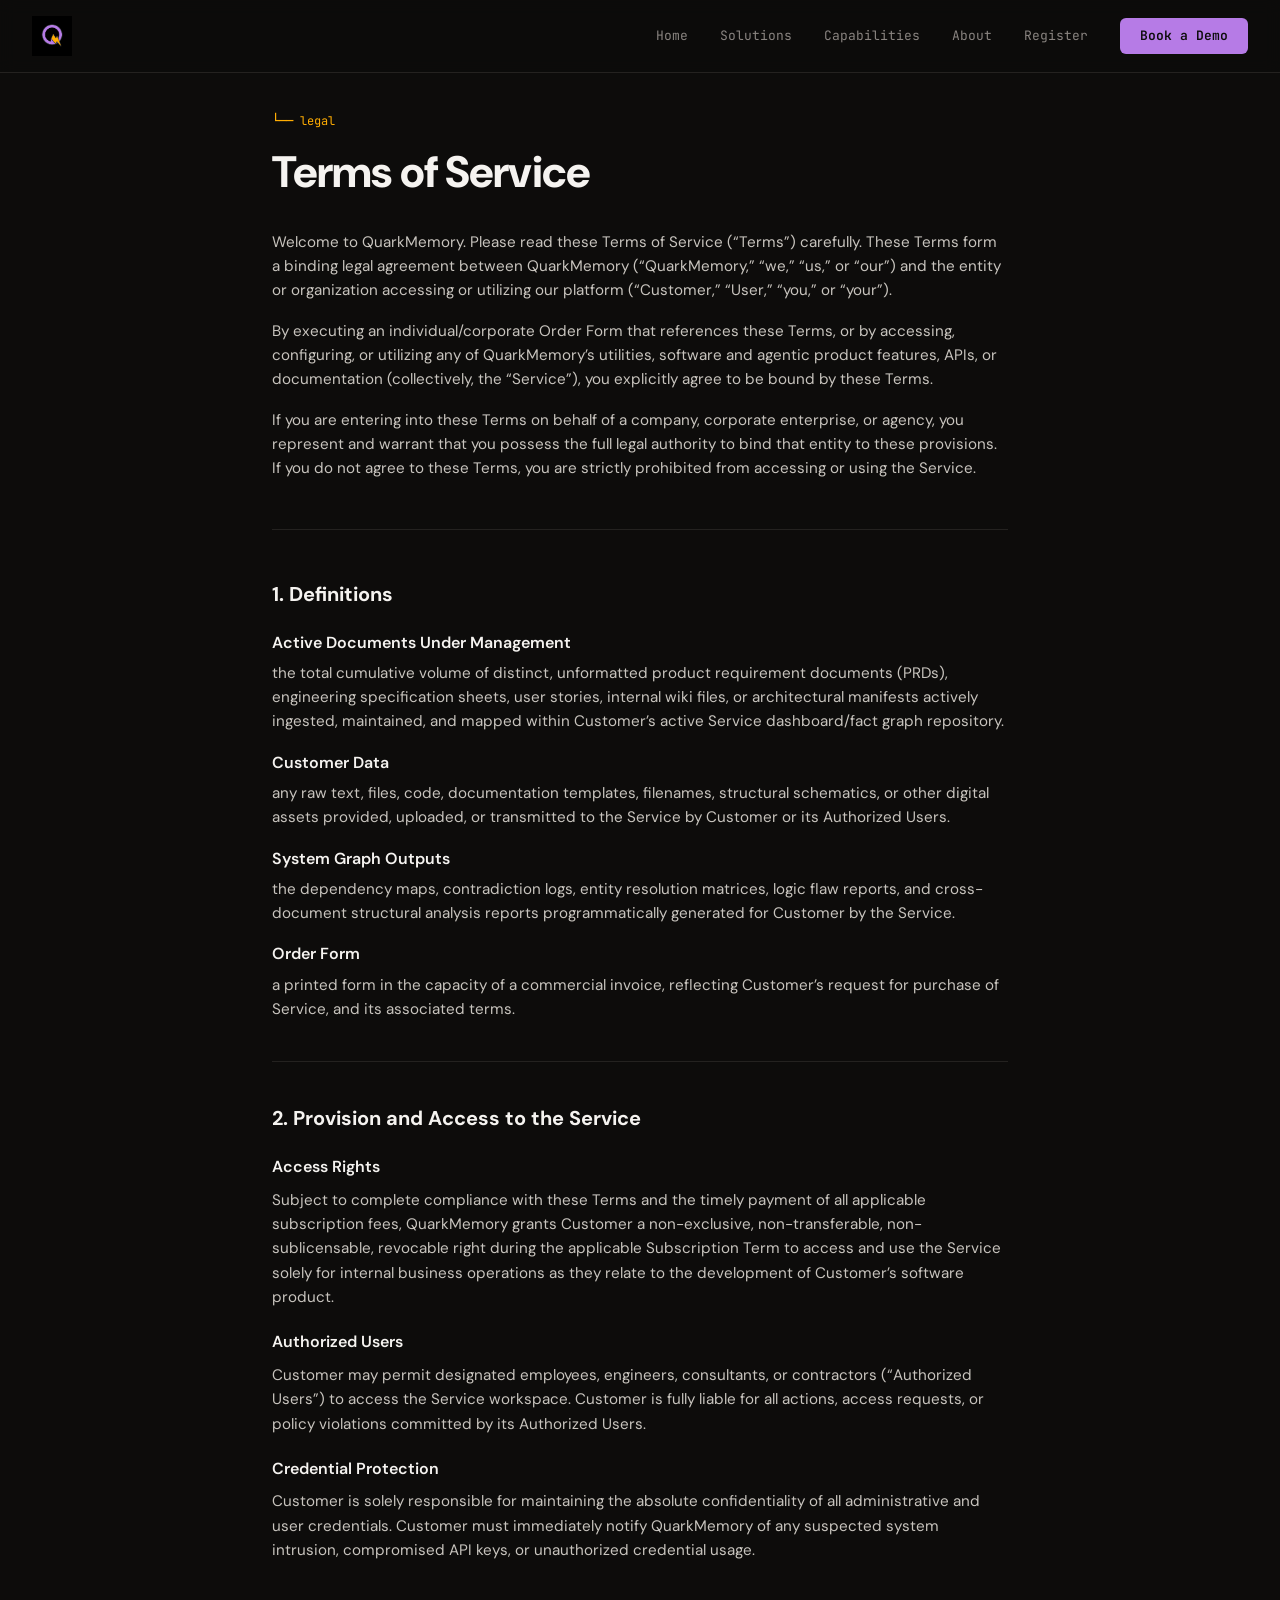
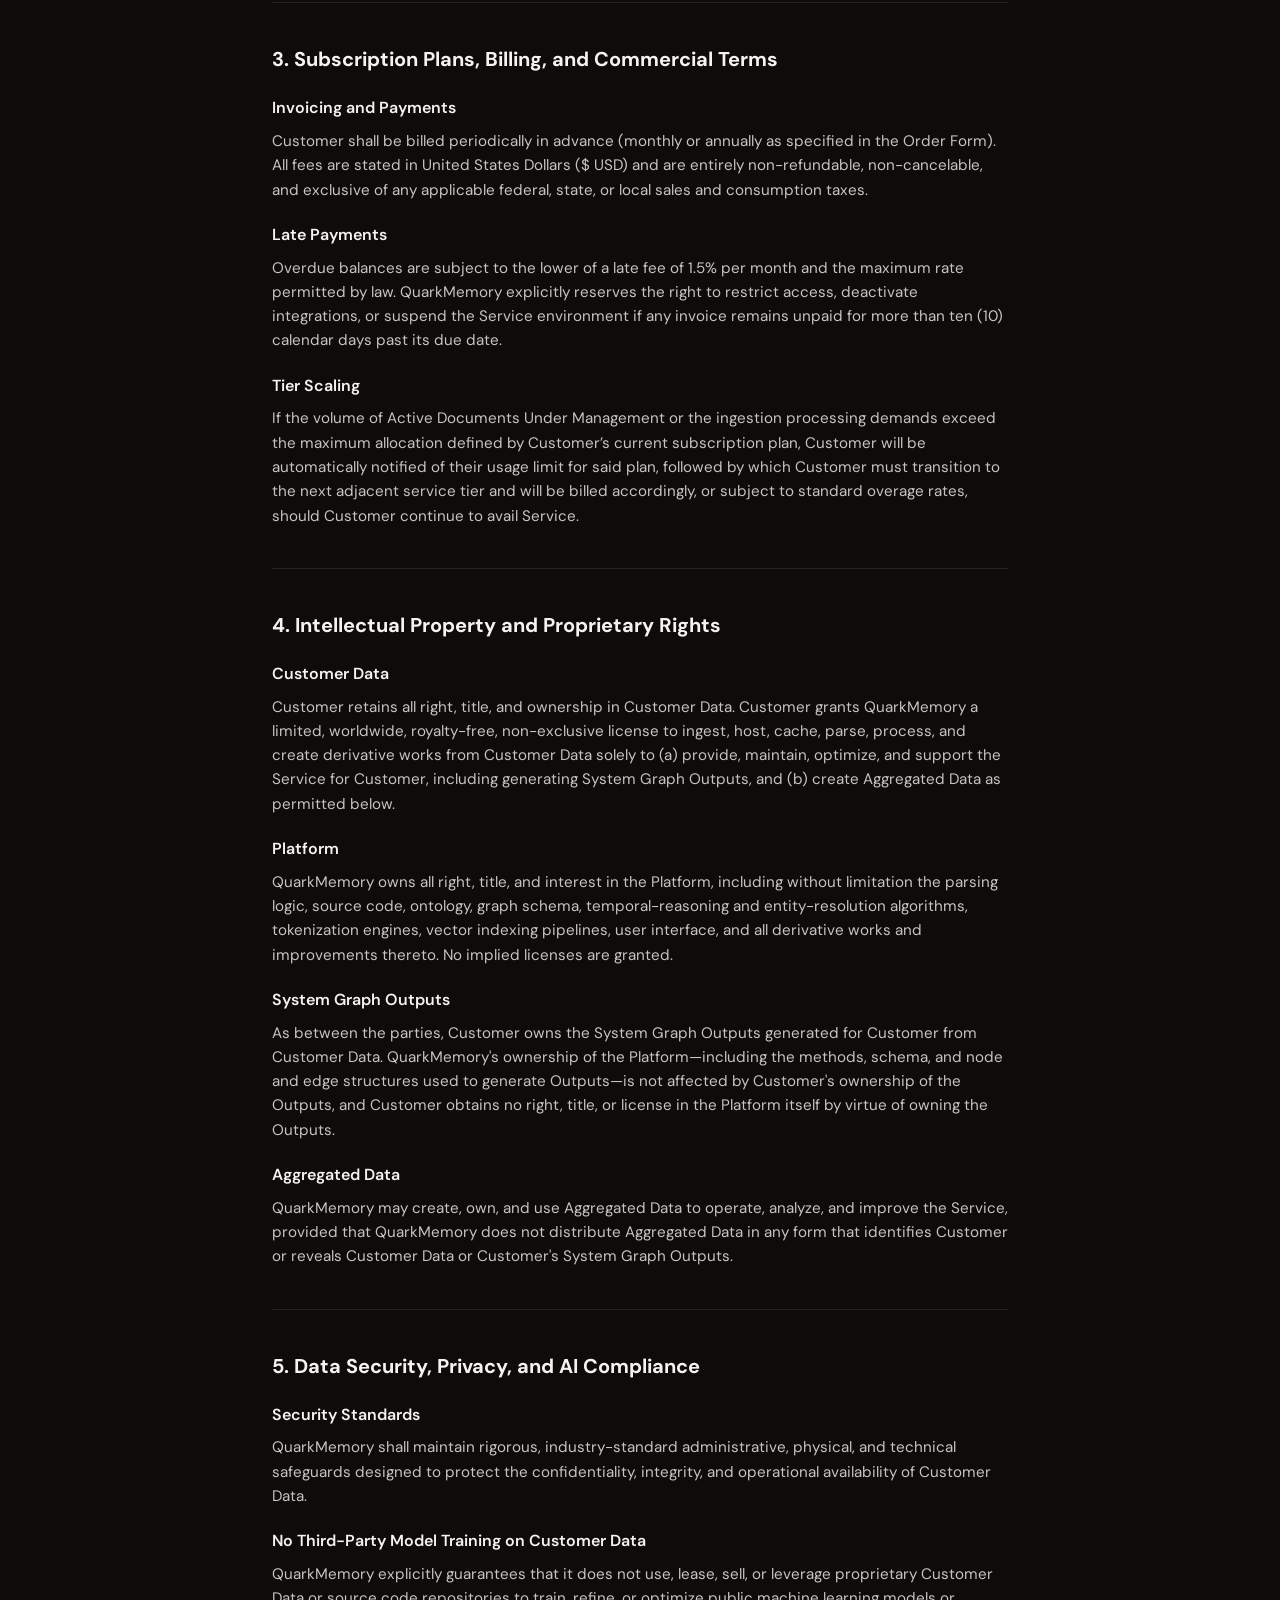
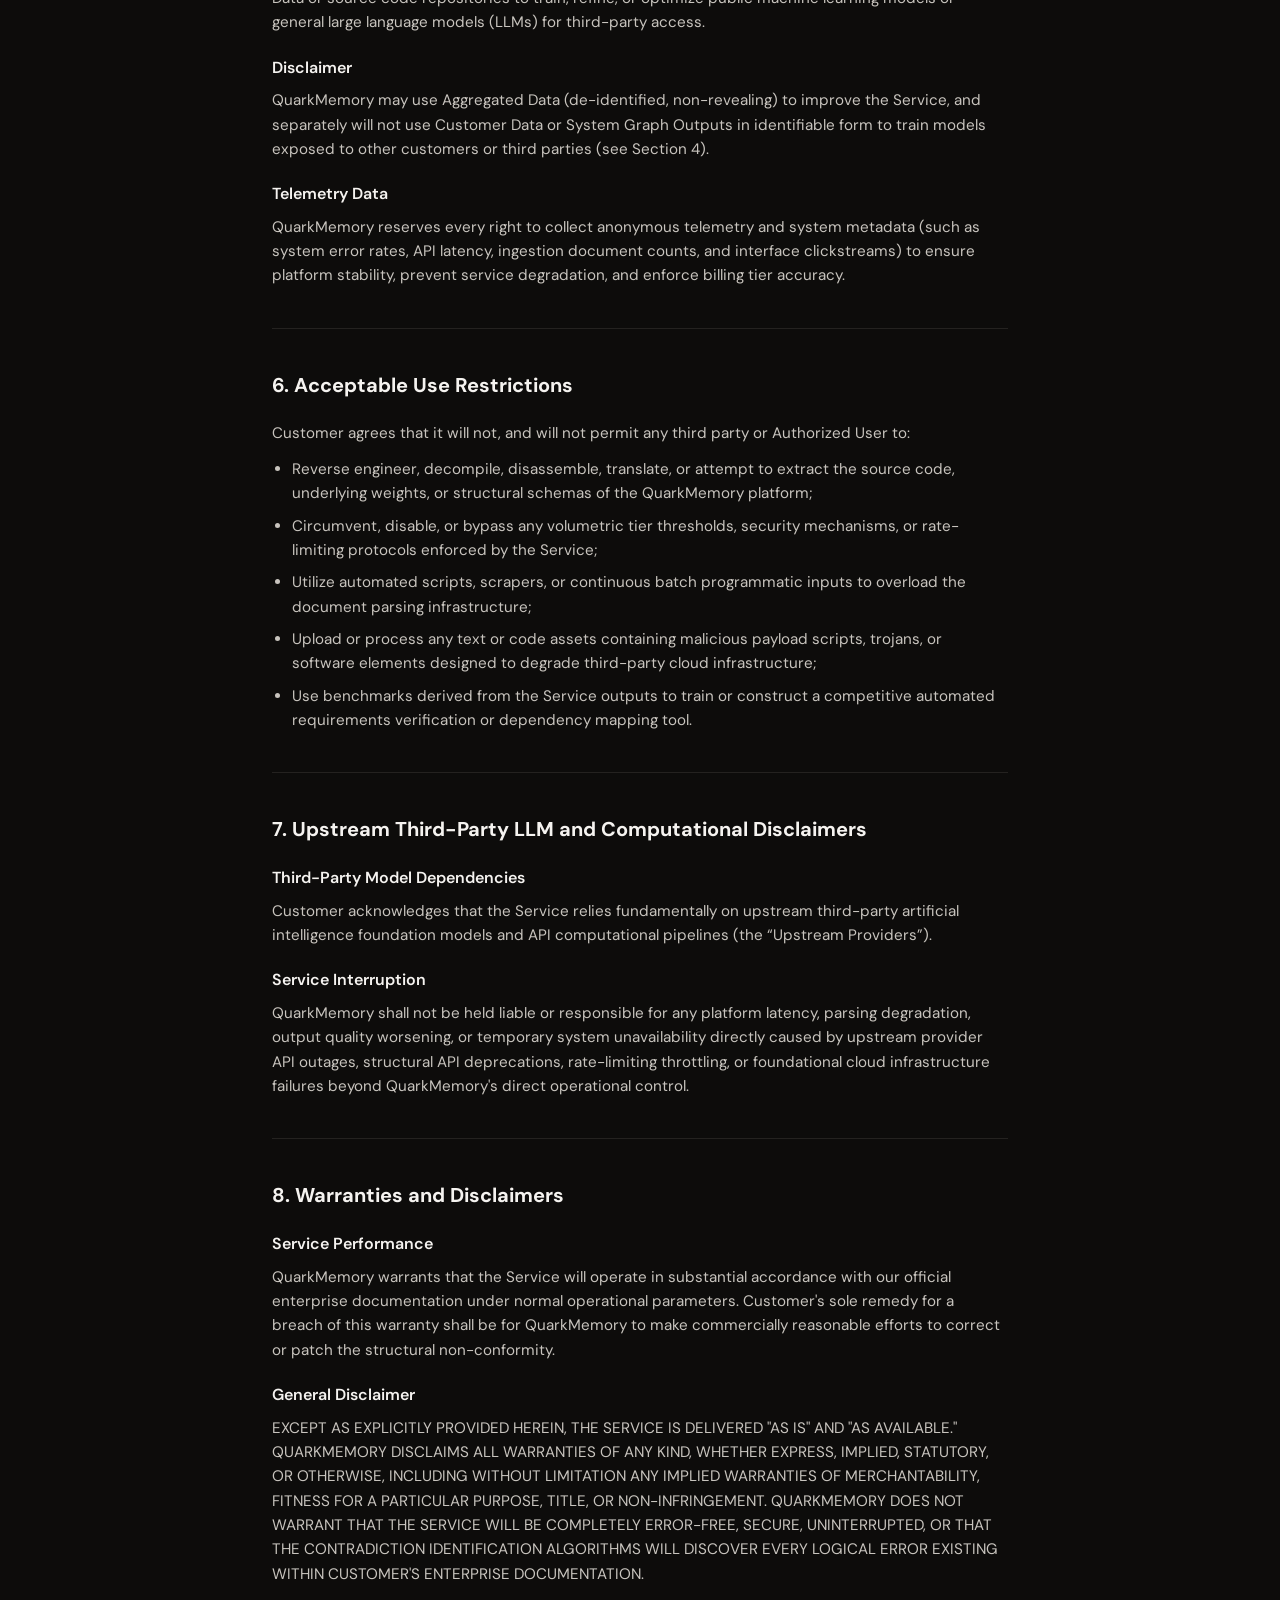
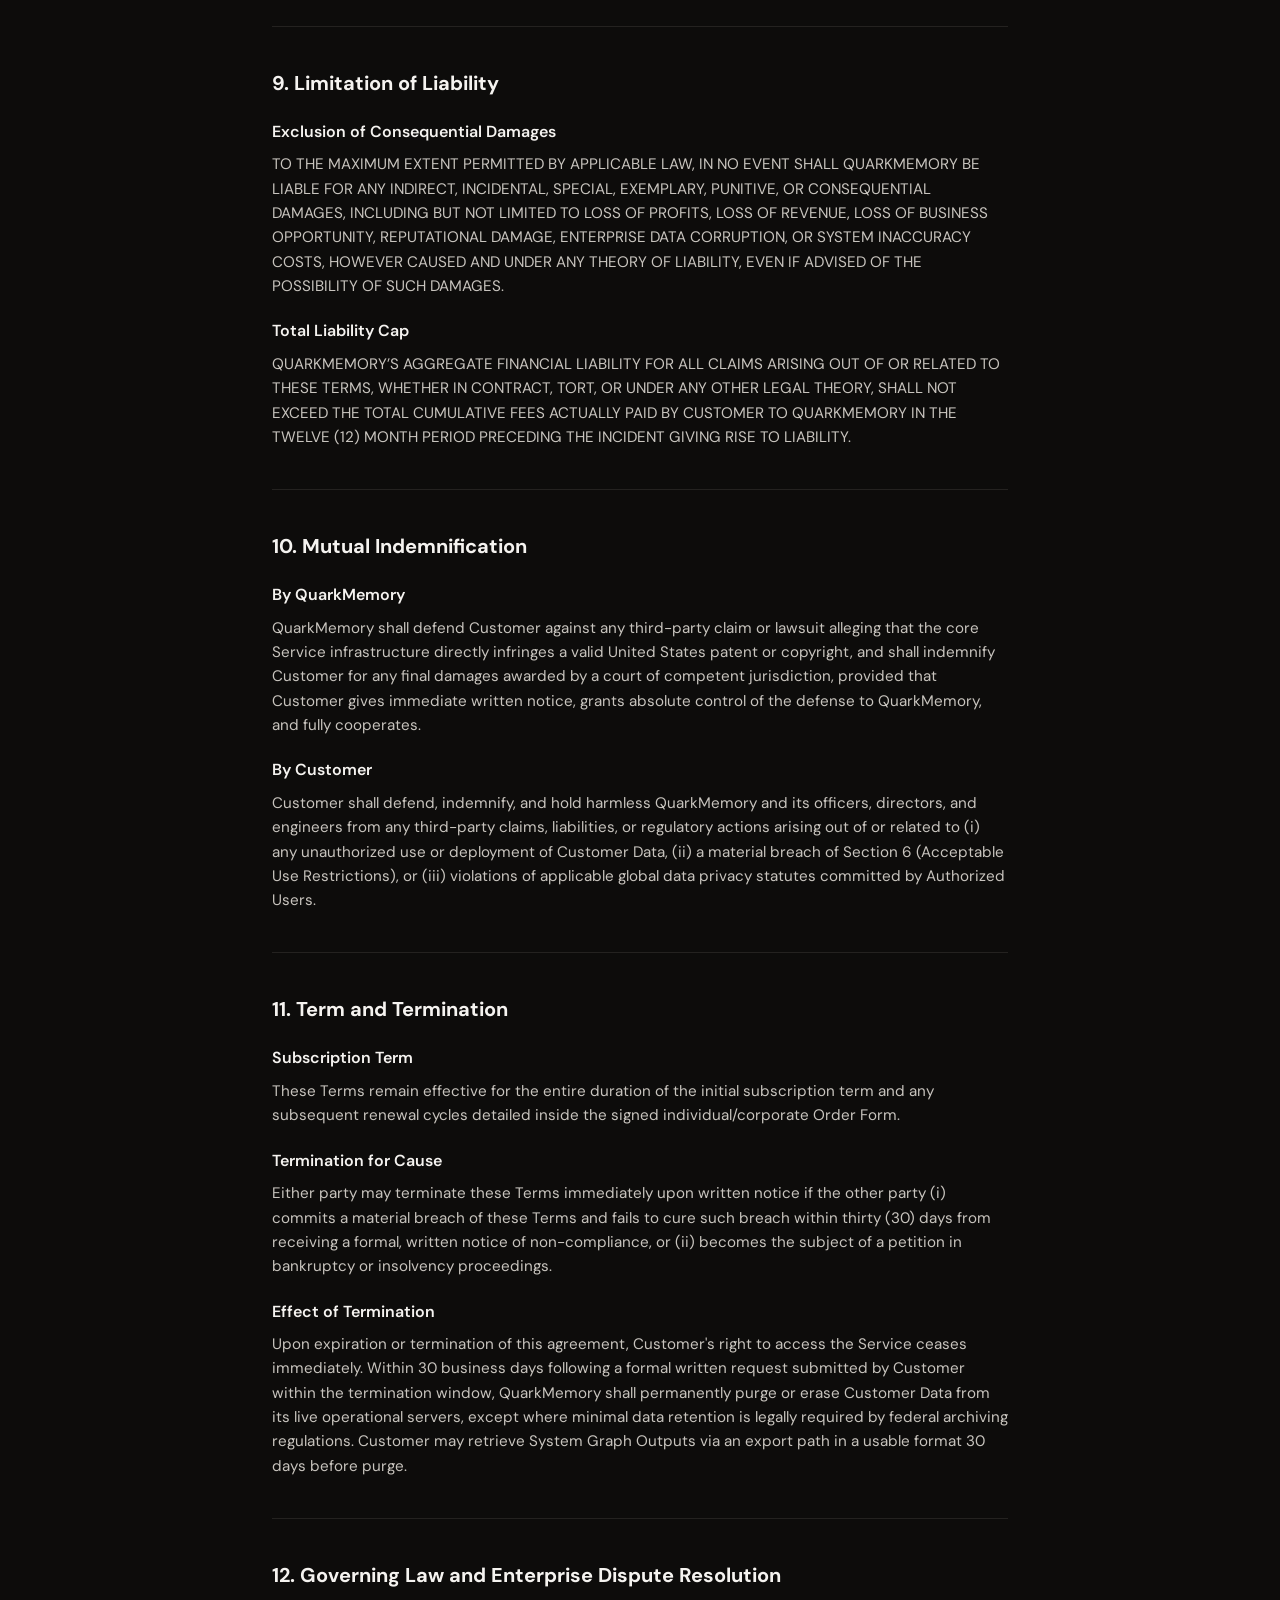
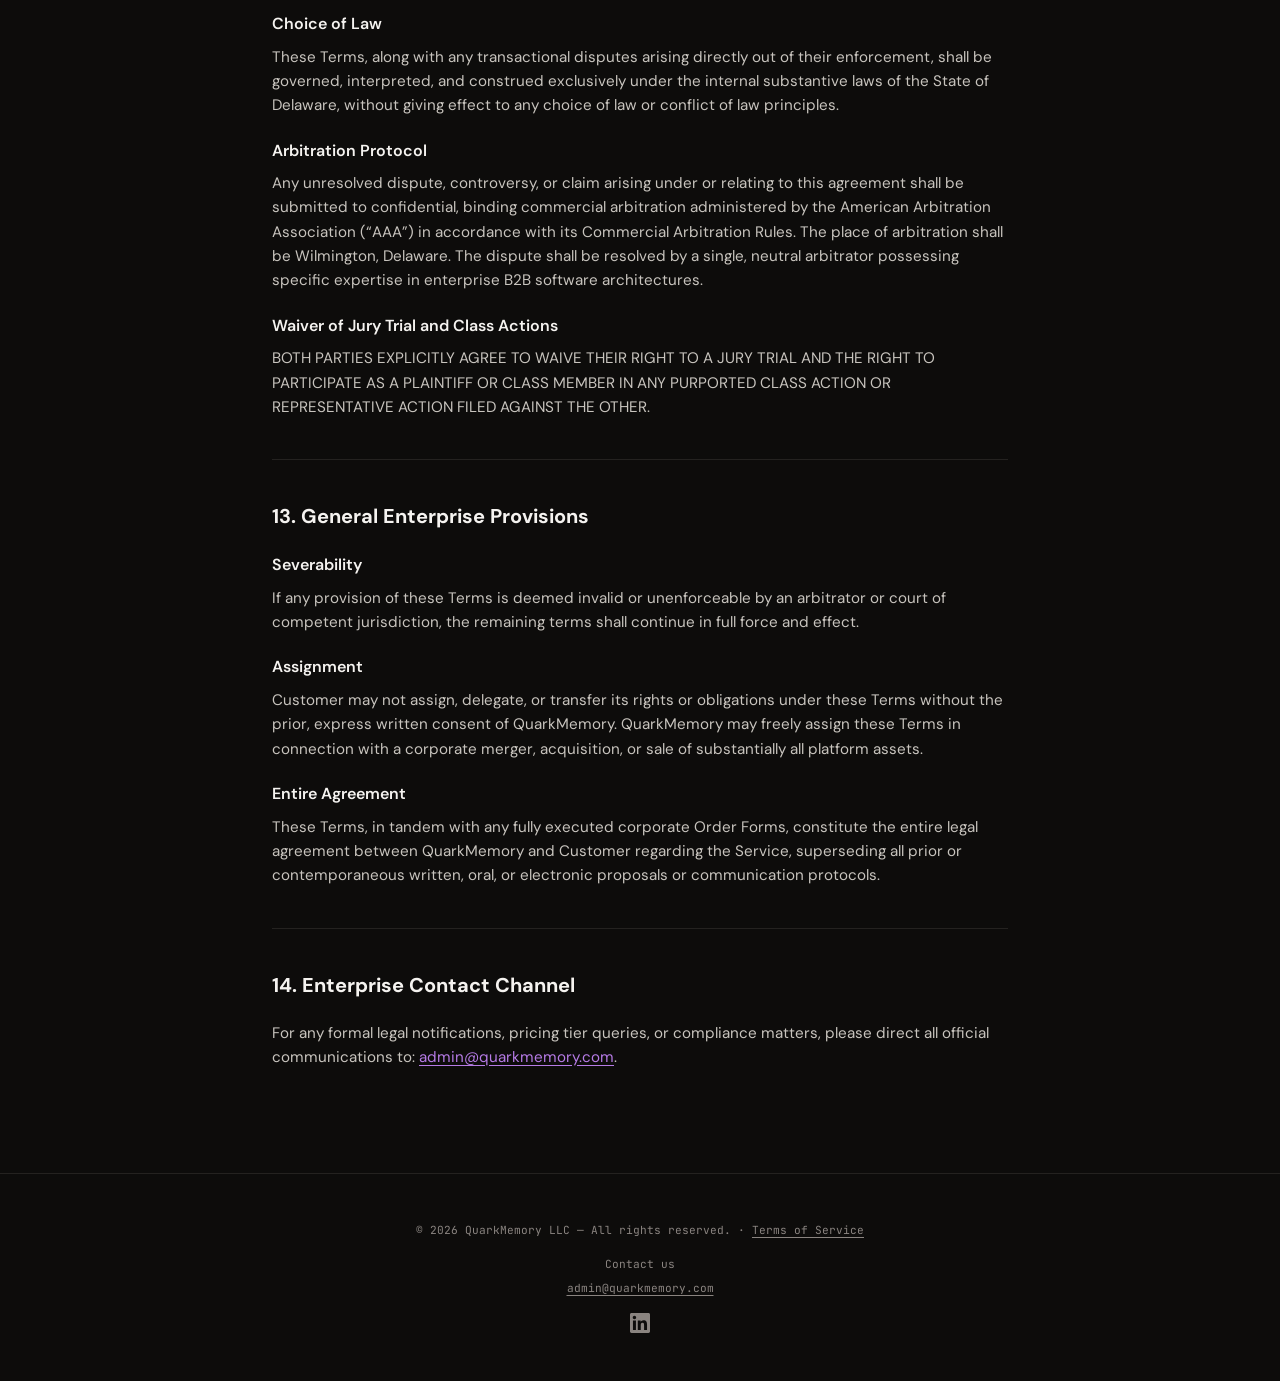
<file: terms.html>
<!DOCTYPE html>
<html lang="en">

<head>
  <meta charset="UTF-8" />
  <meta name="viewport" content="width=device-width, initial-scale=1.0" />
  <title>QuarkMemory — Terms of Service</title>
  <link rel="icon" type="image/png" href="logo.png">
  <link rel="preconnect" href="https://fonts.googleapis.com" />
  <link rel="preconnect" href="https://fonts.gstatic.com" crossorigin />
  <link
    href="https://fonts.googleapis.com/css2?family=JetBrains+Mono:wght@400;500;600;700&family=DM+Sans:ital,opsz,wght@0,9..40,300;0,9..40,400;0,9..40,500;0,9..40,600;0,9..40,700;0,9..40,800;0,9..40,900;1,9..40,300;1,9..40,400&display=swap"
    rel="stylesheet" />
  <style>
    *,
    *::before,
    *::after {
      box-sizing: border-box;
      margin: 0;
      padding: 0;
    }

    :root {
      --background: #0d0c0b;
      --foreground: #f5f3f0;
      --primary: #b67be6;
      --secondary: #ffad03;
      --muted-fg: #8a8480;
      --body-fg: #c8c4be;
      --border: #242220;
    }

    html {
      font-size: 16px;
      scroll-behavior: smooth;
      overflow-x: hidden;
    }

    body {
      background: var(--background);
      color: var(--foreground);
      font-family: 'DM Sans', -apple-system, BlinkMacSystemFont, sans-serif;
      -webkit-font-smoothing: antialiased;
      -moz-osx-font-smoothing: grayscale;
      line-height: 1.6;
      overflow-x: hidden;
      max-width: 100%;
      -webkit-text-size-adjust: 100%;
    }

    img,
    iframe,
    video {
      max-width: 100%;
    }

    h1, h2, h3, h4, h5, h6, p, li, dd, dt, a, span {
      overflow-wrap: break-word;
    }

    .mono,
    footer p {
      overflow-wrap: anywhere;
    }

    .mono {
      font-family: 'JetBrains Mono', monospace;
    }

    a {
      color: inherit;
      text-decoration: none;
    }

    .btn-primary {
      background: var(--primary);
      color: var(--background) !important;
      font-weight: 600;
      padding: 0.5rem 1.25rem;
      border-radius: 6px;
      transition: all 0.2s;
    }

    .btn-primary:hover {
      background: var(--foreground);
      transform: translateY(-1px);
    }

    nav {
      position: fixed;
      top: 0;
      left: 0;
      right: 0;
      z-index: 50;
      background: rgba(13, 12, 11, 0.92);
      backdrop-filter: blur(8px);
      border-bottom: 1px solid var(--border);
    }

    .nav-inner {
      max-width: 1280px;
      margin: 0 auto;
      padding: 1rem 2rem;
      display: flex;
      align-items: center;
      justify-content: space-between;
    }

    .nav-logo {
      width: 40px;
      height: 40px;
      background: url('logo.png') center/cover no-repeat;
    }

    .nav-links {
      display: flex;
      align-items: center;
      gap: 2rem;
    }

    .nav-links a {
      font-family: 'JetBrains Mono', monospace;
      font-size: 0.8125rem;
      color: var(--muted-fg);
      transition: color 0.15s;
    }

    .nav-links a:hover,
    .nav-links a.active {
      color: var(--foreground);
    }

    main {
      max-width: 800px;
      width: 100%;
      margin: 0 auto;
      padding: 7rem 2rem 4rem;
    }

    .terms-label {
      font-size: 0.75rem;
      color: var(--secondary);
      margin-bottom: 1rem;
    }

    h1 {
      font-size: clamp(2rem, 5vw, 2.75rem);
      font-weight: 800;
      line-height: 1.15;
      margin-bottom: 2rem;
      letter-spacing: -0.02em;
    }

    .terms-intro {
      color: var(--body-fg);
      font-size: 1.05rem;
      margin-bottom: 3rem;
      padding-bottom: 3rem;
      border-bottom: 1px solid var(--border);
    }

    .terms-intro p + p {
      margin-top: 1rem;
    }

    .terms-section {
      margin-bottom: 2.5rem;
      padding-bottom: 2.5rem;
      border-bottom: 1px solid var(--border);
    }

    .terms-section:last-of-type {
      border-bottom: none;
      padding-bottom: 0;
    }

    h2 {
      font-size: 1.25rem;
      font-weight: 700;
      color: var(--foreground);
      margin-bottom: 1.25rem;
    }

    h3 {
      font-size: 1rem;
      font-weight: 600;
      color: var(--foreground);
      margin-top: 1.25rem;
      margin-bottom: 0.5rem;
    }

    p,
    li {
      color: var(--body-fg);
      font-size: 0.95rem;
    }

    p + p {
      margin-top: 0.75rem;
    }

    dl {
      margin-top: 0.75rem;
    }

    dt {
      font-weight: 600;
      color: var(--foreground);
      margin-top: 1rem;
    }

    dt:first-child {
      margin-top: 0;
    }

    dd {
      color: var(--body-fg);
      font-size: 0.95rem;
      margin-left: 0;
      margin-top: 0.35rem;
    }

    ul {
      margin-top: 0.75rem;
      padding-left: 1.25rem;
    }

    li + li {
      margin-top: 0.5rem;
    }

    .terms-contact a {
      color: var(--primary);
      text-decoration: underline;
      text-underline-offset: 3px;
    }

    .terms-contact a:hover {
      color: var(--foreground);
    }

    footer {
      background: var(--background);
      border-top: 1px solid var(--border);
      padding: 3rem 2rem;
      text-align: center;
    }

    footer p {
      font-family: 'JetBrains Mono', monospace;
      font-size: 0.7rem;
      color: var(--muted-fg);
    }

    footer a {
      color: var(--muted-fg);
      text-decoration: underline;
      text-underline-offset: 3px;
      transition: color 0.15s;
    }

    footer a:hover {
      color: var(--foreground);
    }

    .footer-inner {
      display: flex;
      flex-direction: column;
      align-items: center;
      gap: 1rem;
    }

    .footer-contact {
      display: flex;
      flex-direction: column;
      align-items: center;
      gap: 0.35rem;
    }

    .footer-contact-label {
      font-size: 0.7rem;
      color: var(--muted-fg);
    }

    .footer-email {
      font-size: 0.7rem;
    }

    .footer-linkedin {
      display: inline-flex;
      color: var(--muted-fg);
      text-decoration: none;
      transition: color 0.15s;
    }

    .footer-linkedin:hover {
      color: var(--foreground);
    }

    @media (max-width: 768px) {
      .nav-inner {
        flex-wrap: wrap;
        gap: 0.75rem;
        padding: 0.75rem 1rem;
      }

      .nav-links {
        width: 100%;
        justify-content: center;
        flex-wrap: wrap;
        gap: 0.5rem 1rem;
      }

      .nav-links a {
        font-size: 0.7rem;
      }

      .btn-primary {
        padding: 0.4rem 0.75rem;
        font-size: 0.7rem;
      }
    }

    @media (max-width: 640px) {
      main {
        padding: 6rem 1rem 3rem;
      }

      h1 {
        font-size: clamp(1.75rem, 8vw, 2.75rem);
      }

      .terms-intro {
        font-size: 0.95rem;
      }

      footer {
        padding: 2rem 1rem;
      }

      footer p {
        line-height: 1.6;
        max-width: 20rem;
        margin: 0 auto;
      }
    }
  </style>
</head>

<body>

  <nav id="qm-site-nav"></nav>
  <script src="js/nav.js"></script>

  <main>
    <div class="terms-label mono">└── legal</div>
    <h1>Terms of Service</h1>

    <div class="terms-intro">
      <p>Welcome to QuarkMemory. Please read these Terms of Service (“Terms”) carefully. These Terms form a binding legal agreement between QuarkMemory (“QuarkMemory,” “we,” “us,” or “our”) and the entity or organization accessing or utilizing our platform (“Customer,” “User,” “you,” or “your”).</p>
      <p>By executing an individual/corporate Order Form that references these Terms, or by accessing, configuring, or utilizing any of QuarkMemory’s utilities, software and agentic product features, APIs, or documentation (collectively, the “Service”), you explicitly agree to be bound by these Terms.</p>
      <p>If you are entering into these Terms on behalf of a company, corporate enterprise, or agency, you represent and warrant that you possess the full legal authority to bind that entity to these provisions. If you do not agree to these Terms, you are strictly prohibited from accessing or using the Service.</p>
    </div>

    <section class="terms-section">
      <h2>1. Definitions</h2>
      <dl>
        <dt>Active Documents Under Management</dt>
        <dd>the total cumulative volume of distinct, unformatted product requirement documents (PRDs), engineering specification sheets, user stories, internal wiki files, or architectural manifests actively ingested, maintained, and mapped within Customer’s active Service dashboard/fact graph repository.</dd>
        <dt>Customer Data</dt>
        <dd>any raw text, files, code, documentation templates, filenames, structural schematics, or other digital assets provided, uploaded, or transmitted to the Service by Customer or its Authorized Users.</dd>
        <dt>System Graph Outputs</dt>
        <dd>the dependency maps, contradiction logs, entity resolution matrices, logic flaw reports, and cross-document structural analysis reports programmatically generated for Customer by the Service.</dd>
        <dt>Order Form</dt>
        <dd>a printed form in the capacity of a commercial invoice, reflecting Customer’s request for purchase of Service, and its associated terms.</dd>
      </dl>
    </section>

    <section class="terms-section">
      <h2>2. Provision and Access to the Service</h2>
      <h3>Access Rights</h3>
      <p>Subject to complete compliance with these Terms and the timely payment of all applicable subscription fees, QuarkMemory grants Customer a non-exclusive, non-transferable, non-sublicensable, revocable right during the applicable Subscription Term to access and use the Service solely for internal business operations as they relate to the development of Customer’s software product.</p>
      <h3>Authorized Users</h3>
      <p>Customer may permit designated employees, engineers, consultants, or contractors (“Authorized Users”) to access the Service workspace. Customer is fully liable for all actions, access requests, or policy violations committed by its Authorized Users.</p>
      <h3>Credential Protection</h3>
      <p>Customer is solely responsible for maintaining the absolute confidentiality of all administrative and user credentials. Customer must immediately notify QuarkMemory of any suspected system intrusion, compromised API keys, or unauthorized credential usage.</p>
    </section>

    <section class="terms-section">
      <h2>3. Subscription Plans, Billing, and Commercial Terms</h2>
      <h3>Invoicing and Payments</h3>
      <p>Customer shall be billed periodically in advance (monthly or annually as specified in the Order Form). All fees are stated in United States Dollars ($ USD) and are entirely non-refundable, non-cancelable, and exclusive of any applicable federal, state, or local sales and consumption taxes.</p>
      <h3>Late Payments</h3>
      <p>Overdue balances are subject to the lower of a late fee of 1.5% per month and the maximum rate permitted by law. QuarkMemory explicitly reserves the right to restrict access, deactivate integrations, or suspend the Service environment if any invoice remains unpaid for more than ten (10) calendar days past its due date.</p>
      <h3>Tier Scaling</h3>
      <p>If the volume of Active Documents Under Management or the ingestion processing demands exceed the maximum allocation defined by Customer’s current subscription plan, Customer will be automatically notified of their usage limit for said plan, followed by which Customer must transition to the next adjacent service tier and will be billed accordingly, or subject to standard overage rates, should Customer continue to avail Service.</p>
    </section>

    <section class="terms-section">
      <h2>4. Intellectual Property and Proprietary Rights</h2>
      <h3>Customer Data</h3>
      <p>Customer retains all right, title, and ownership in Customer Data. Customer grants QuarkMemory a limited, worldwide, royalty-free, non-exclusive license to ingest, host, cache, parse, process, and create derivative works from Customer Data solely to (a) provide, maintain, optimize, and support the Service for Customer, including generating System Graph Outputs, and (b) create Aggregated Data as permitted below.</p>
      <h3>Platform</h3>
      <p>QuarkMemory owns all right, title, and interest in the Platform, including without limitation the parsing logic, source code, ontology, graph schema, temporal-reasoning and entity-resolution algorithms, tokenization engines, vector indexing pipelines, user interface, and all derivative works and improvements thereto. No implied licenses are granted.</p>
      <h3>System Graph Outputs</h3>
      <p>As between the parties, Customer owns the System Graph Outputs generated for Customer from Customer Data. QuarkMemory's ownership of the Platform—including the methods, schema, and node and edge structures used to generate Outputs—is not affected by Customer's ownership of the Outputs, and Customer obtains no right, title, or license in the Platform itself by virtue of owning the Outputs.</p>
      <h3>Aggregated Data</h3>
      <p>QuarkMemory may create, own, and use Aggregated Data to operate, analyze, and improve the Service, provided that QuarkMemory does not distribute Aggregated Data in any form that identifies Customer or reveals Customer Data or Customer's System Graph Outputs.</p>
    </section>

    <section class="terms-section">
      <h2>5. Data Security, Privacy, and AI Compliance</h2>
      <h3>Security Standards</h3>
      <p>QuarkMemory shall maintain rigorous, industry-standard administrative, physical, and technical safeguards designed to protect the confidentiality, integrity, and operational availability of Customer Data.</p>
      <h3>No Third-Party Model Training on Customer Data</h3>
      <p>QuarkMemory explicitly guarantees that it does not use, lease, sell, or leverage proprietary Customer Data or source code repositories to train, refine, or optimize public machine learning models or general large language models (LLMs) for third-party access.</p>
      <h3>Disclaimer</h3>
      <p>QuarkMemory may use Aggregated Data (de-identified, non-revealing) to improve the Service, and separately will not use Customer Data or System Graph Outputs in identifiable form to train models exposed to other customers or third parties (see Section 4).</p>
      <h3>Telemetry Data</h3>
      <p>QuarkMemory reserves every right to collect anonymous telemetry and system metadata (such as system error rates, API latency, ingestion document counts, and interface clickstreams) to ensure platform stability, prevent service degradation, and enforce billing tier accuracy.</p>
    </section>

    <section class="terms-section">
      <h2>6. Acceptable Use Restrictions</h2>
      <p>Customer agrees that it will not, and will not permit any third party or Authorized User to:</p>
      <ul>
        <li>Reverse engineer, decompile, disassemble, translate, or attempt to extract the source code, underlying weights, or structural schemas of the QuarkMemory platform;</li>
        <li>Circumvent, disable, or bypass any volumetric tier thresholds, security mechanisms, or rate-limiting protocols enforced by the Service;</li>
        <li>Utilize automated scripts, scrapers, or continuous batch programmatic inputs to overload the document parsing infrastructure;</li>
        <li>Upload or process any text or code assets containing malicious payload scripts, trojans, or software elements designed to degrade third-party cloud infrastructure;</li>
        <li>Use benchmarks derived from the Service outputs to train or construct a competitive automated requirements verification or dependency mapping tool.</li>
      </ul>
    </section>

    <section class="terms-section">
      <h2>7. Upstream Third-Party LLM and Computational Disclaimers</h2>
      <h3>Third-Party Model Dependencies</h3>
      <p>Customer acknowledges that the Service relies fundamentally on upstream third-party artificial intelligence foundation models and API computational pipelines (the “Upstream Providers”).</p>
      <h3>Service Interruption</h3>
      <p>QuarkMemory shall not be held liable or responsible for any platform latency, parsing degradation, output quality worsening, or temporary system unavailability directly caused by upstream provider API outages, structural API deprecations, rate-limiting throttling, or foundational cloud infrastructure failures beyond QuarkMemory's direct operational control.</p>
    </section>

    <section class="terms-section">
      <h2>8. Warranties and Disclaimers</h2>
      <h3>Service Performance</h3>
      <p>QuarkMemory warrants that the Service will operate in substantial accordance with our official enterprise documentation under normal operational parameters. Customer's sole remedy for a breach of this warranty shall be for QuarkMemory to make commercially reasonable efforts to correct or patch the structural non-conformity.</p>
      <h3>General Disclaimer</h3>
      <p>EXCEPT AS EXPLICITLY PROVIDED HEREIN, THE SERVICE IS DELIVERED "AS IS" AND "AS AVAILABLE." QUARKMEMORY DISCLAIMS ALL WARRANTIES OF ANY KIND, WHETHER EXPRESS, IMPLIED, STATUTORY, OR OTHERWISE, INCLUDING WITHOUT LIMITATION ANY IMPLIED WARRANTIES OF MERCHANTABILITY, FITNESS FOR A PARTICULAR PURPOSE, TITLE, OR NON-INFRINGEMENT. QUARKMEMORY DOES NOT WARRANT THAT THE SERVICE WILL BE COMPLETELY ERROR-FREE, SECURE, UNINTERRUPTED, OR THAT THE CONTRADICTION IDENTIFICATION ALGORITHMS WILL DISCOVER EVERY LOGICAL ERROR EXISTING WITHIN CUSTOMER'S ENTERPRISE DOCUMENTATION.</p>
    </section>

    <section class="terms-section">
      <h2>9. Limitation of Liability</h2>
      <h3>Exclusion of Consequential Damages</h3>
      <p>TO THE MAXIMUM EXTENT PERMITTED BY APPLICABLE LAW, IN NO EVENT SHALL QUARKMEMORY BE LIABLE FOR ANY INDIRECT, INCIDENTAL, SPECIAL, EXEMPLARY, PUNITIVE, OR CONSEQUENTIAL DAMAGES, INCLUDING BUT NOT LIMITED TO LOSS OF PROFITS, LOSS OF REVENUE, LOSS OF BUSINESS OPPORTUNITY, REPUTATIONAL DAMAGE, ENTERPRISE DATA CORRUPTION, OR SYSTEM INACCURACY COSTS, HOWEVER CAUSED AND UNDER ANY THEORY OF LIABILITY, EVEN IF ADVISED OF THE POSSIBILITY OF SUCH DAMAGES.</p>
      <h3>Total Liability Cap</h3>
      <p>QUARKMEMORY’S AGGREGATE FINANCIAL LIABILITY FOR ALL CLAIMS ARISING OUT OF OR RELATED TO THESE TERMS, WHETHER IN CONTRACT, TORT, OR UNDER ANY OTHER LEGAL THEORY, SHALL NOT EXCEED THE TOTAL CUMULATIVE FEES ACTUALLY PAID BY CUSTOMER TO QUARKMEMORY IN THE TWELVE (12) MONTH PERIOD PRECEDING THE INCIDENT GIVING RISE TO LIABILITY.</p>
    </section>

    <section class="terms-section">
      <h2>10. Mutual Indemnification</h2>
      <h3>By QuarkMemory</h3>
      <p>QuarkMemory shall defend Customer against any third-party claim or lawsuit alleging that the core Service infrastructure directly infringes a valid United States patent or copyright, and shall indemnify Customer for any final damages awarded by a court of competent jurisdiction, provided that Customer gives immediate written notice, grants absolute control of the defense to QuarkMemory, and fully cooperates.</p>
      <h3>By Customer</h3>
      <p>Customer shall defend, indemnify, and hold harmless QuarkMemory and its officers, directors, and engineers from any third-party claims, liabilities, or regulatory actions arising out of or related to (i) any unauthorized use or deployment of Customer Data, (ii) a material breach of Section 6 (Acceptable Use Restrictions), or (iii) violations of applicable global data privacy statutes committed by Authorized Users.</p>
    </section>

    <section class="terms-section">
      <h2>11. Term and Termination</h2>
      <h3>Subscription Term</h3>
      <p>These Terms remain effective for the entire duration of the initial subscription term and any subsequent renewal cycles detailed inside the signed individual/corporate Order Form.</p>
      <h3>Termination for Cause</h3>
      <p>Either party may terminate these Terms immediately upon written notice if the other party (i) commits a material breach of these Terms and fails to cure such breach within thirty (30) days from receiving a formal, written notice of non-compliance, or (ii) becomes the subject of a petition in bankruptcy or insolvency proceedings.</p>
      <h3>Effect of Termination</h3>
      <p>Upon expiration or termination of this agreement, Customer's right to access the Service ceases immediately. Within 30 business days following a formal written request submitted by Customer within the termination window, QuarkMemory shall permanently purge or erase Customer Data from its live operational servers, except where minimal data retention is legally required by federal archiving regulations. Customer may retrieve System Graph Outputs via an export path in a usable format 30 days before purge.</p>
    </section>

    <section class="terms-section">
      <h2>12. Governing Law and Enterprise Dispute Resolution</h2>
      <h3>Choice of Law</h3>
      <p>These Terms, along with any transactional disputes arising directly out of their enforcement, shall be governed, interpreted, and construed exclusively under the internal substantive laws of the State of Delaware, without giving effect to any choice of law or conflict of law principles.</p>
      <h3>Arbitration Protocol</h3>
      <p>Any unresolved dispute, controversy, or claim arising under or relating to this agreement shall be submitted to confidential, binding commercial arbitration administered by the American Arbitration Association (“AAA”) in accordance with its Commercial Arbitration Rules. The place of arbitration shall be Wilmington, Delaware. The dispute shall be resolved by a single, neutral arbitrator possessing specific expertise in enterprise B2B software architectures.</p>
      <h3>Waiver of Jury Trial and Class Actions</h3>
      <p>BOTH PARTIES EXPLICITLY AGREE TO WAIVE THEIR RIGHT TO A JURY TRIAL AND THE RIGHT TO PARTICIPATE AS A PLAINTIFF OR CLASS MEMBER IN ANY PURPORTED CLASS ACTION OR REPRESENTATIVE ACTION FILED AGAINST THE OTHER.</p>
    </section>

    <section class="terms-section">
      <h2>13. General Enterprise Provisions</h2>
      <h3>Severability</h3>
      <p>If any provision of these Terms is deemed invalid or unenforceable by an arbitrator or court of competent jurisdiction, the remaining terms shall continue in full force and effect.</p>
      <h3>Assignment</h3>
      <p>Customer may not assign, delegate, or transfer its rights or obligations under these Terms without the prior, express written consent of QuarkMemory. QuarkMemory may freely assign these Terms in connection with a corporate merger, acquisition, or sale of substantially all platform assets.</p>
      <h3>Entire Agreement</h3>
      <p>These Terms, in tandem with any fully executed corporate Order Forms, constitute the entire legal agreement between QuarkMemory and Customer regarding the Service, superseding all prior or contemporaneous written, oral, or electronic proposals or communication protocols.</p>
    </section>

    <section class="terms-section terms-contact">
      <h2>14. Enterprise Contact Channel</h2>
      <p>For any formal legal notifications, pricing tier queries, or compliance matters, please direct all official communications to: <a href="mailto:admin@quarkmemory.com">admin@quarkmemory.com</a>.</p>
    </section>
  </main>

  <footer>
    <div class="footer-inner">
      <p class="mono">© 2026 QuarkMemory LLC — All rights reserved. · <a href="terms.html">Terms of Service</a></p>
      <div class="footer-contact">
        <span class="footer-contact-label mono">Contact us</span>
        <a href="mailto:admin@quarkmemory.com" class="footer-email mono">admin@quarkmemory.com</a>
      </div>
      <a href="https://www.linkedin.com/company/quarkmemory" class="footer-linkedin" target="_blank" rel="noopener noreferrer" aria-label="QuarkMemory on LinkedIn">
        <svg width="20" height="20" viewBox="0 0 24 24" fill="currentColor" aria-hidden="true"><path d="M20.447 20.452h-3.554v-5.569c0-1.328-.027-3.037-1.852-3.037-1.853 0-2.136 1.445-2.136 2.939v5.667H9.351V9h3.414v1.561h.046c.477-.9 1.637-1.85 3.37-1.85 3.601 0 4.267 2.37 4.267 5.455v6.286zM5.337 7.433c-1.144 0-2.063-.926-2.063-2.065 0-1.138.92-2.063 2.063-2.063 1.14 0 2.064.925 2.064 2.063 0 1.139-.925 2.065-2.064 2.065zm1.782 13.019H3.555V9h3.564v11.452zM22.225 0H1.771C.792 0 0 .774 0 1.729v20.542C0 23.227.792 24 1.771 24h20.451C23.2 24 24 23.227 24 22.271V1.729C24 .774 23.2 0 22.222 0h.003z"/></svg>
      </a>
    </div>
  </footer>

</body>

</html>
</file>
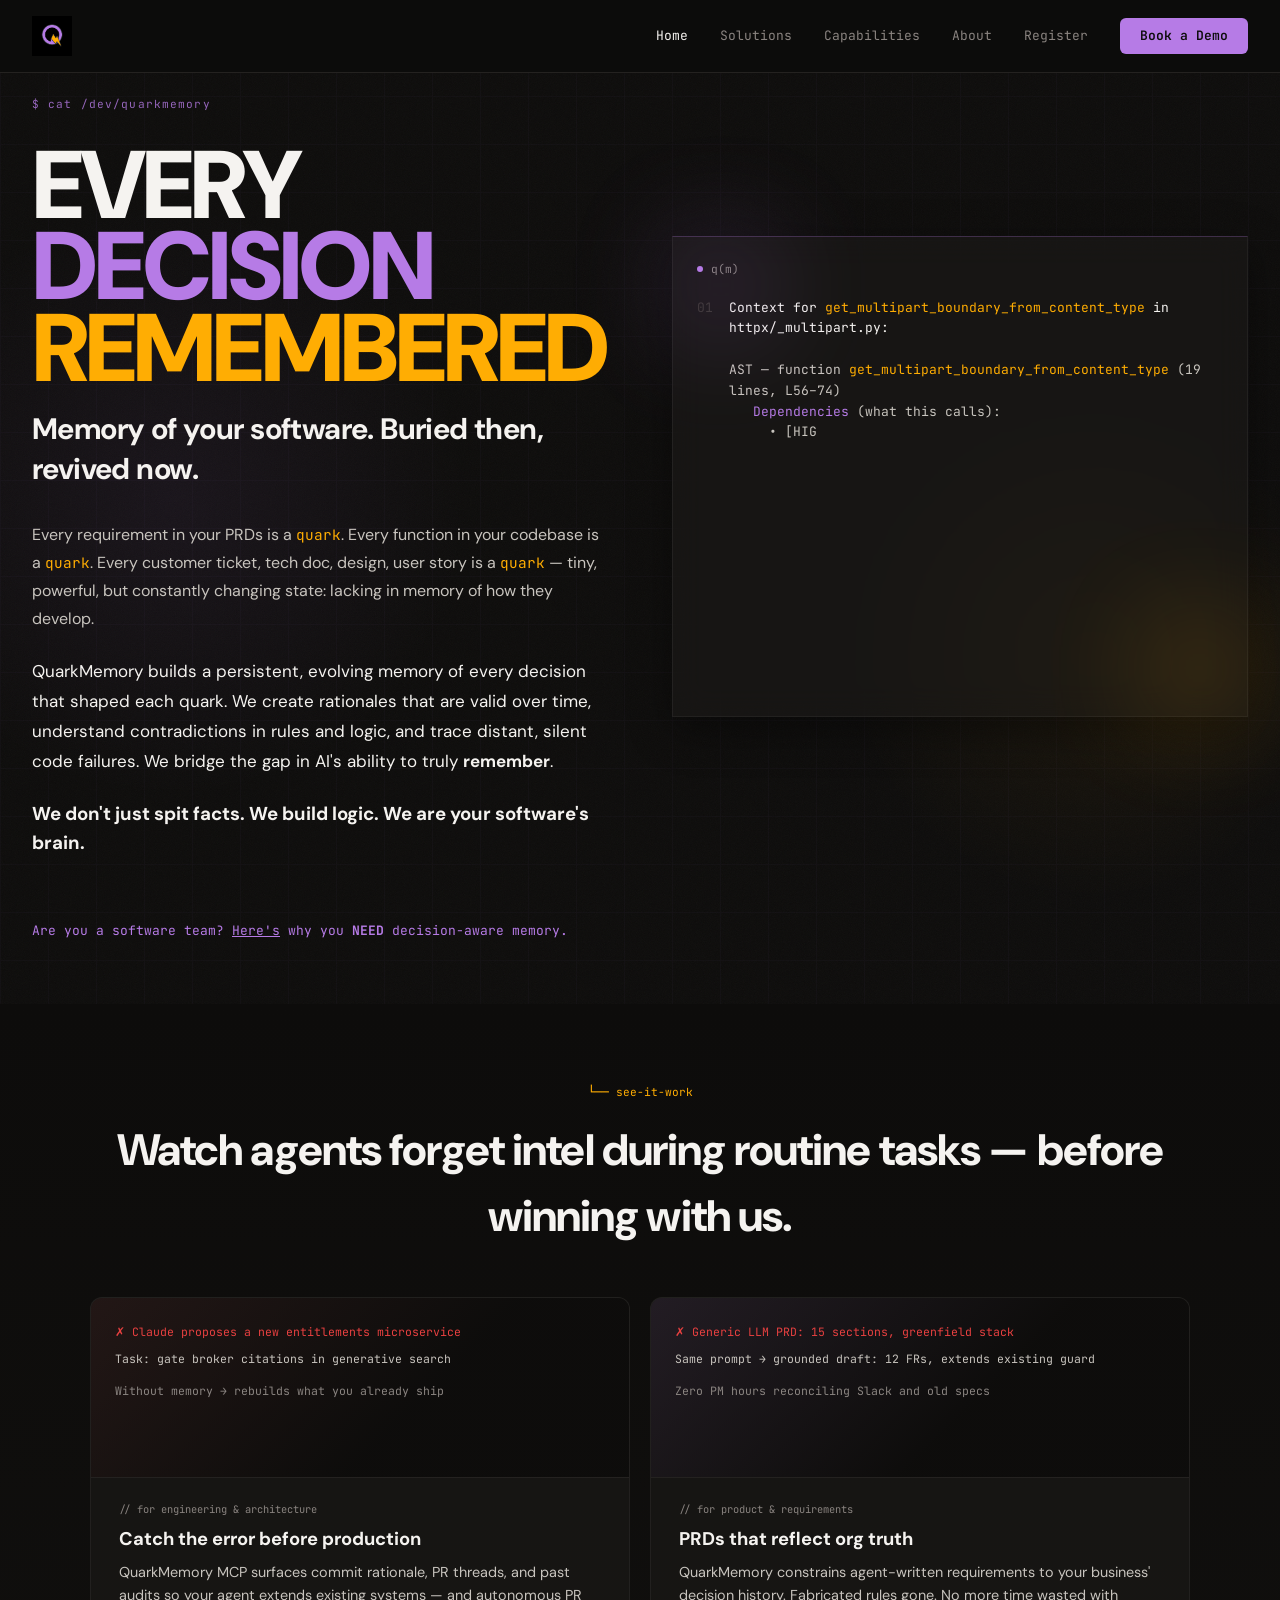
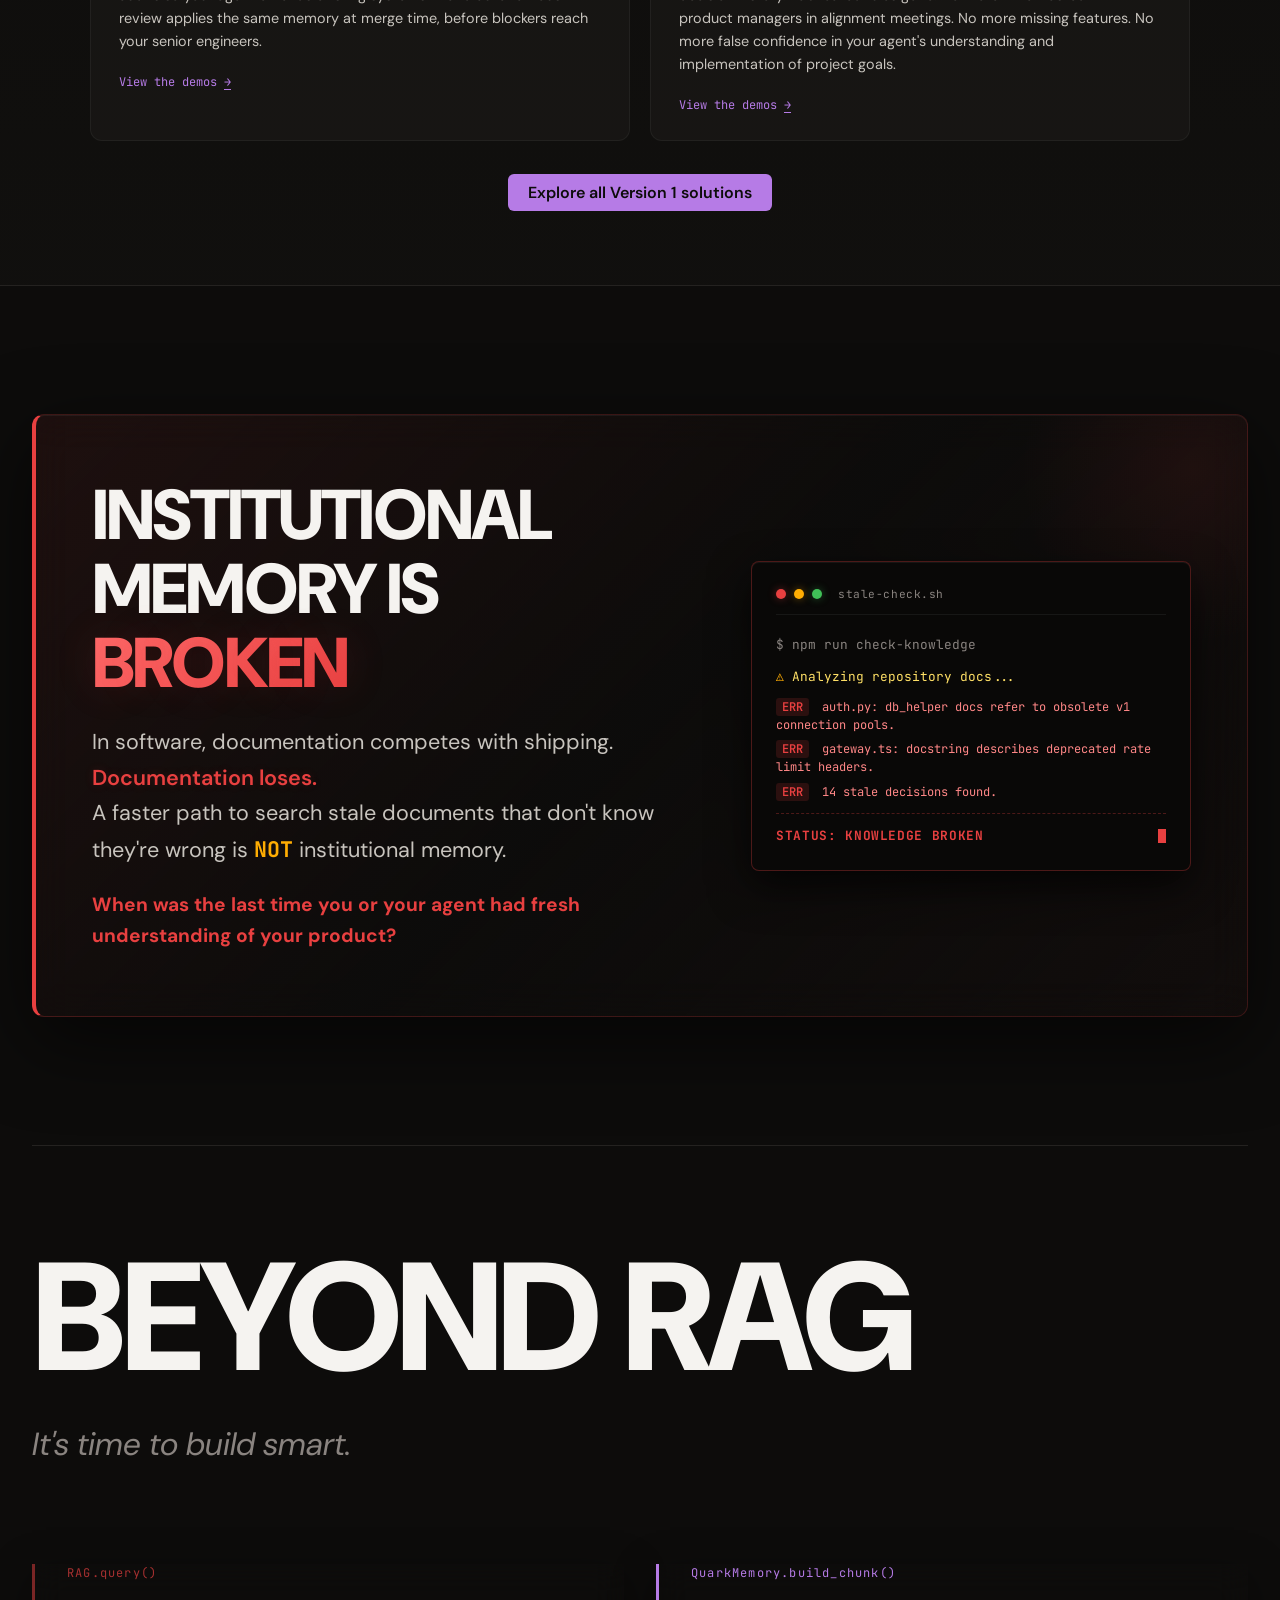
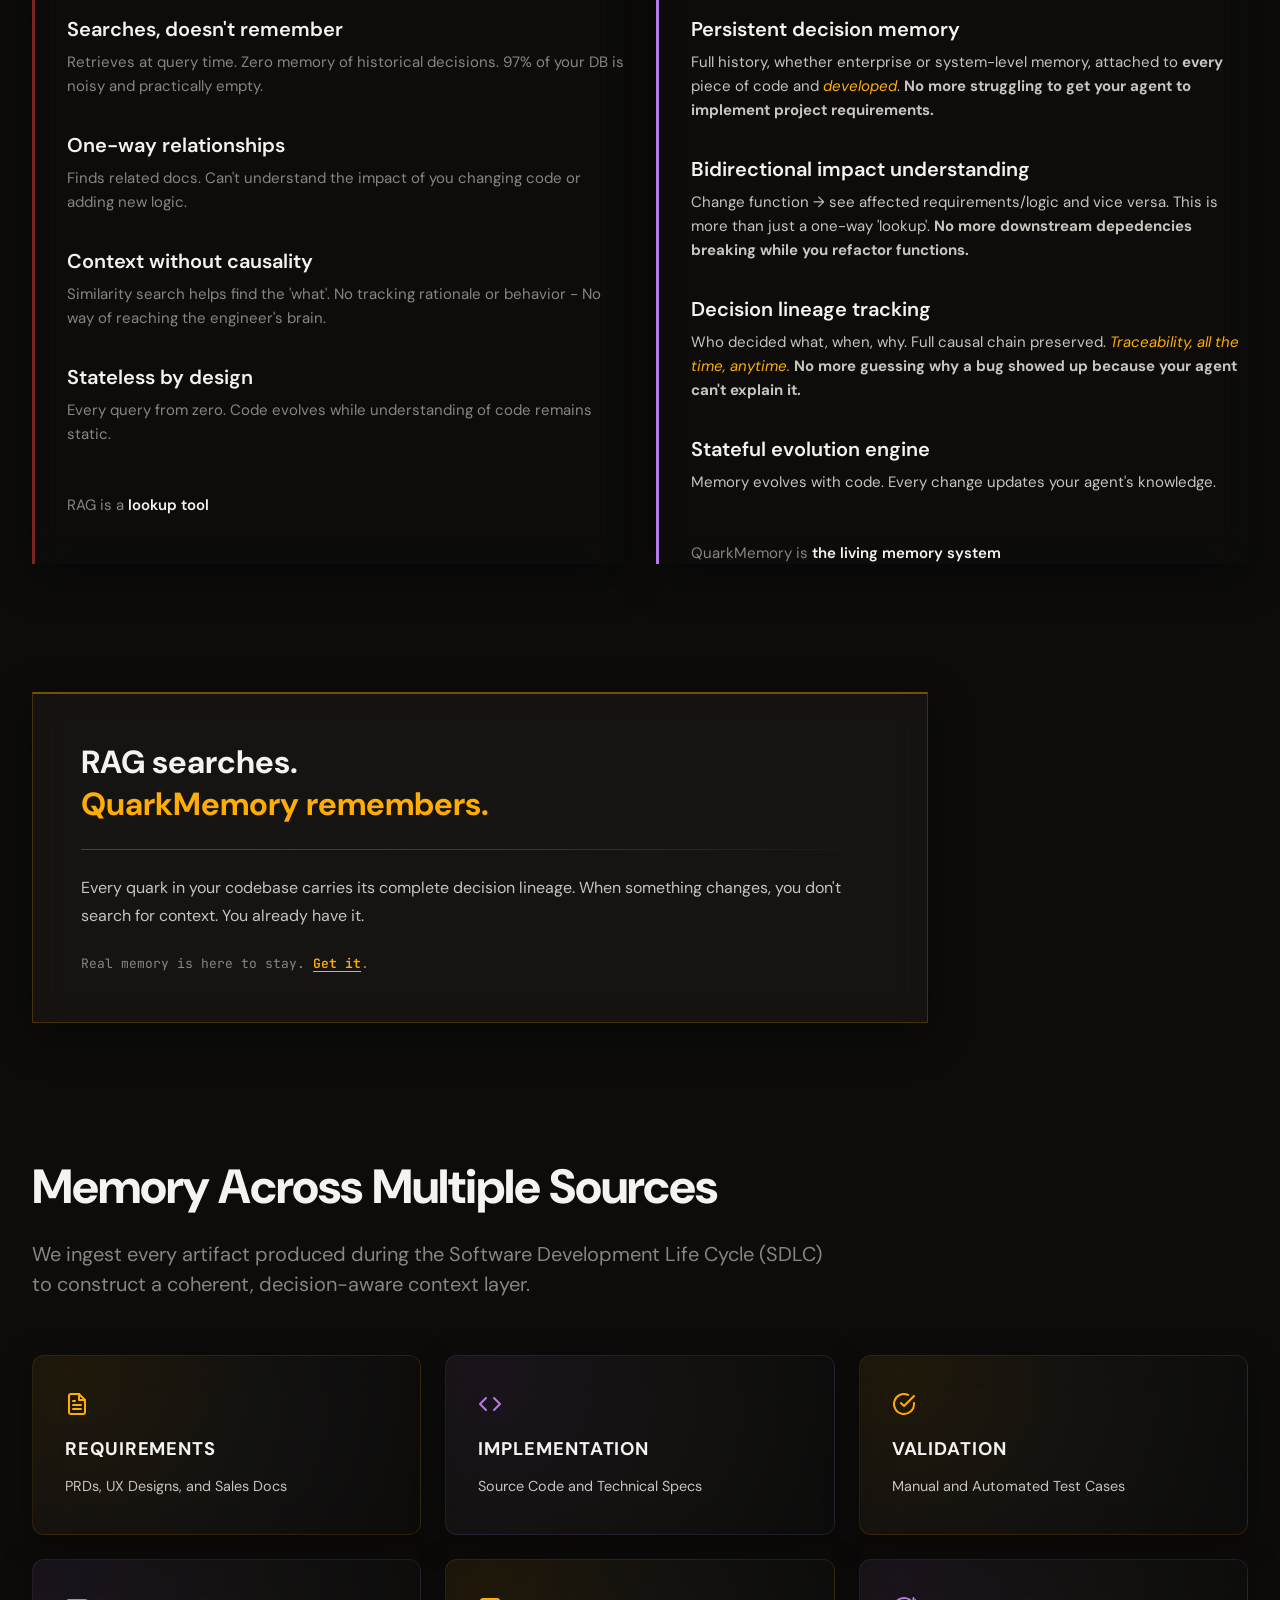
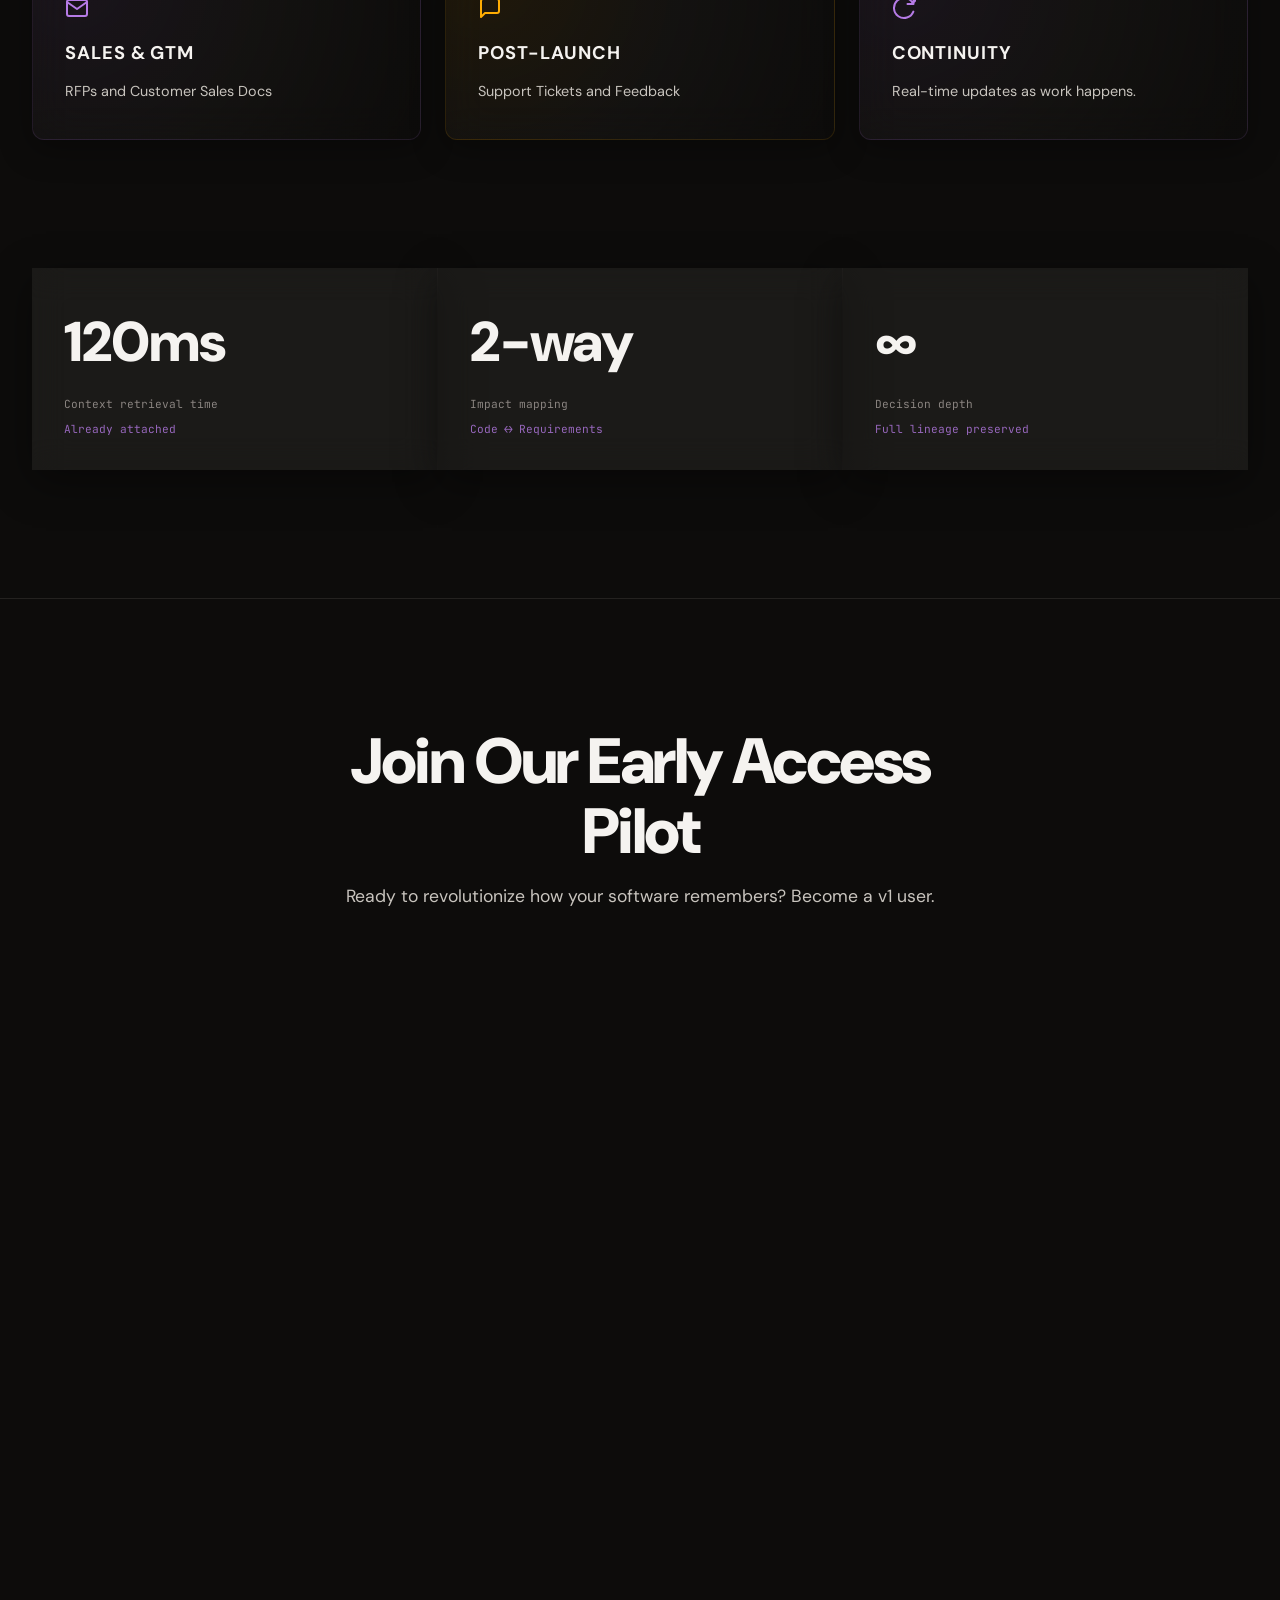
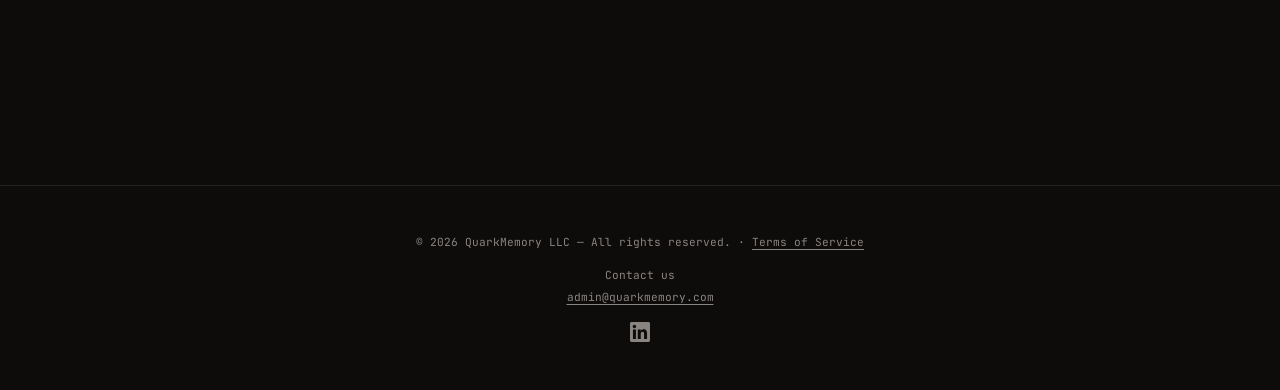
<file: onboarding/welcome.html>
<!DOCTYPE html>
<html lang="en">
<head>
  <meta charset="UTF-8" />
  <meta name="viewport" content="width=device-width, initial-scale=1.0" />
  <meta name="qm-api-base" content="https://api.quarkmemory.com" />
  <title>QuarkMemory — Welcome</title>
  <link rel="icon" type="image/png" href="../logo.png">
  <link href="https://fonts.googleapis.com/css2?family=JetBrains+Mono:wght@400;600&family=DM+Sans:wght@400;600;700&display=swap" rel="stylesheet" />
  <style>
    *, *::before, *::after { box-sizing: border-box; margin: 0; padding: 0; }
    :root {
      --background: #0d0c0b;
      --foreground: #f5f3f0;
      --primary: #b67be6;
      --muted-fg: #8a8480;
      --body-fg: #c8c4be;
      --border: #242220;
      --success: #40c057;
      --destructive: #e84040;
    }
    body {
      background: var(--background);
      color: var(--foreground);
      font-family: 'DM Sans', sans-serif;
      min-height: 100vh;
      display: flex;
      align-items: center;
      justify-content: center;
      padding: 2rem;
    }
    .mono { font-family: 'JetBrains Mono', monospace; }
    .card {
      max-width: 520px;
      width: 100%;
      border: 1px solid var(--border);
      border-radius: 12px;
      padding: 2rem;
      background: rgba(30, 28, 26, 0.5);
      text-align: center;
    }
    h1 { font-size: 1.5rem; margin-bottom: 0.75rem; }
    p { color: var(--body-fg); line-height: 1.6; margin-bottom: 1rem; }
    .status { font-family: 'JetBrains Mono', monospace; font-size: 0.75rem; color: var(--muted-fg); }
    .spinner {
      width: 28px; height: 28px; margin: 1rem auto;
      border: 3px solid rgba(182, 123, 230, 0.2);
      border-top-color: var(--primary);
      border-radius: 50%;
      animation: spin 0.8s linear infinite;
    }
    @keyframes spin { to { transform: rotate(360deg); } }
    .btn {
      display: inline-block;
      margin-top: 1rem;
      background: var(--primary);
      color: var(--background);
      font-weight: 700;
      padding: 0.65rem 1.25rem;
      border-radius: 6px;
      text-decoration: none;
    }
    .error { color: #ff8787; font-size: 0.9rem; }
    .success { color: var(--success); font-weight: 600; }
  </style>
</head>
<body>
  <!-- PRICING / CHECKOUT TEMPORARILY HIDDEN — restore card + scripts when billing goes live
  <div class="card">
    <div class="mono" style="color:var(--primary);font-size:0.7rem;margin-bottom:1rem;">└── onboarding.welcome</div>
    <h1 id="title">Activating your subscription</h1>
    <div class="spinner" id="spinner"></div>
    <p id="message">Confirming payment with QuarkMemory…</p>
    <p class="status" id="status-line"></p>
    <a href="#" class="btn" id="admin-link" style="display:none;">Open admin console</a>
  </div>

  <script src="../js/billing.js"></script>
  <script>
    document.addEventListener("DOMContentLoaded", async () => {
      const params = new URLSearchParams(window.location.search);
      const orgId = params.get("org_id");
      const session = QMBilling.loadSession();
      const accessToken = session.accessToken;
      const resolvedOrgId = orgId || session.orgId;

      const title = document.getElementById("title");
      const message = document.getElementById("message");
      const statusLine = document.getElementById("status-line");
      const spinner = document.getElementById("spinner");
      const adminLink = document.getElementById("admin-link");

      adminLink.href = QMBilling.adminOverviewUrl();

      if (!resolvedOrgId || !accessToken) {
        spinner.style.display = "none";
        title.textContent = "Session expired";
        message.innerHTML = '<span class="error">Sign in again from <a href="../register.html" style="color:var(--primary);">register</a> or open the admin console.</span>';
        adminLink.style.display = "inline-block";
        adminLink.textContent = "Go to admin";
        return;
      }

      try {
        const billing = await QMBilling.pollBillingActive(resolvedOrgId, accessToken);
        spinner.style.display = "none";
        title.textContent = "You're all set";
        message.innerHTML = `<span class="success">${billing.plan_display_name || billing.plan_tier} is active.</span> Connect repos and start building institutional memory.`;
        statusLine.textContent = `Org ${resolvedOrgId.slice(0, 8)}… · subscription active`;
        adminLink.style.display = "inline-block";
        setTimeout(() => { window.location.href = QMBilling.adminOverviewUrl(); }, 2500);
      } catch (err) {
        spinner.style.display = "none";
        title.textContent = "Almost there";
        message.innerHTML = `<span class="error">${err.message}</span>`;
        statusLine.textContent = "Webhook may still be processing.";
        adminLink.style.display = "inline-block";
        adminLink.textContent = "Open billing in admin";
        adminLink.href = `${QMBilling.getApiBase()}/admin/#/billing`;
      }
    });
  </script>
  -->
  <script>window.location.replace("../index.html");</script>
</body>
</html>
</file>
